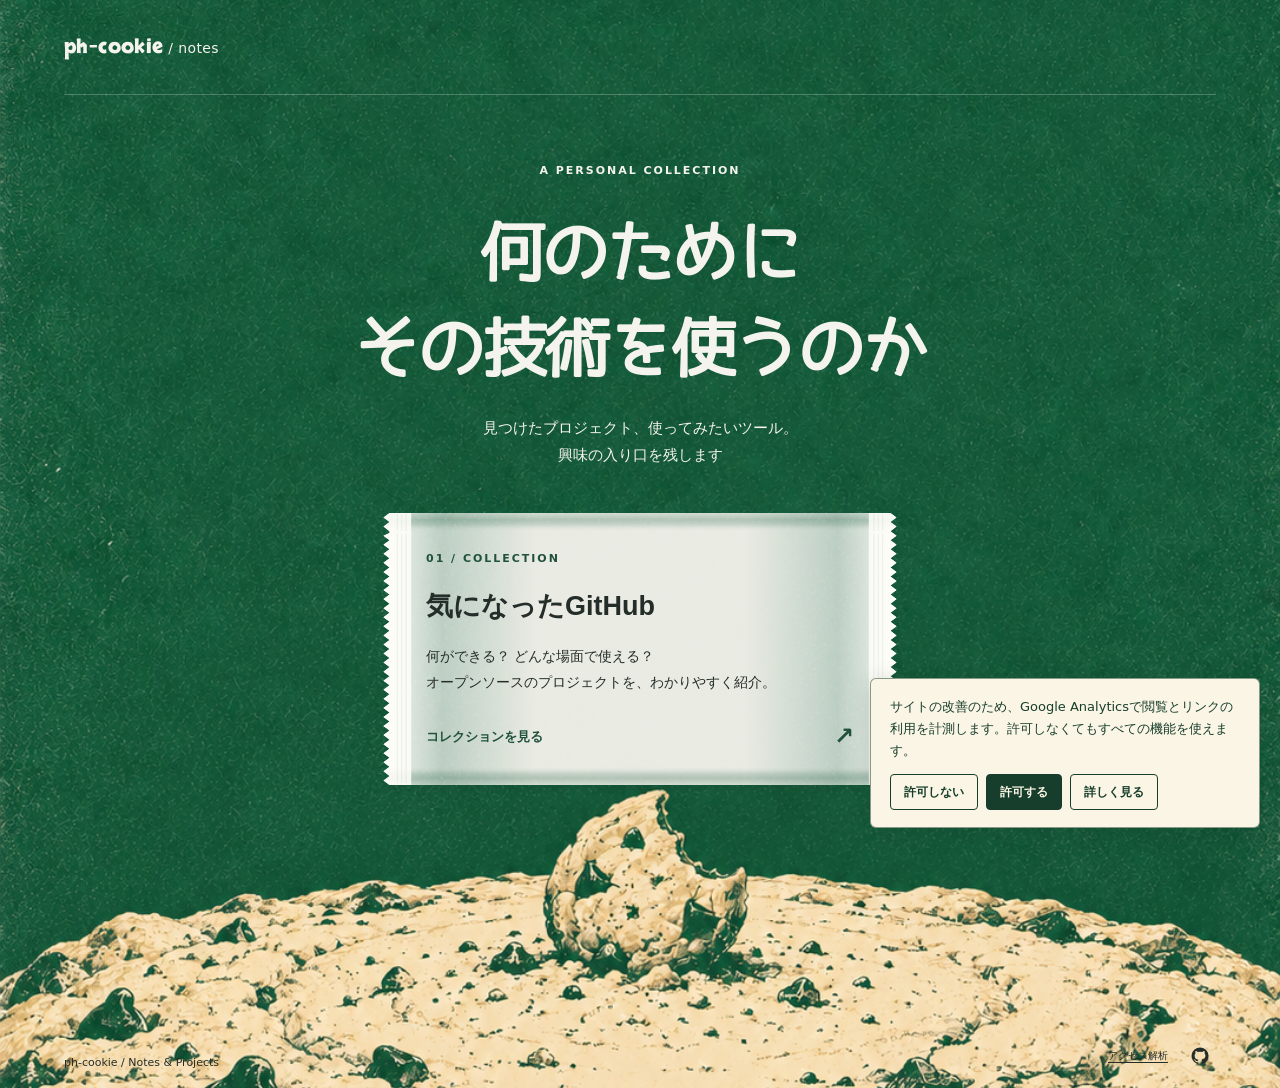
<file: index.html>
<!doctype html>
<html lang="ja"><head><meta charset="utf-8"><meta name="viewport" content="width=device-width,initial-scale=1"><meta name="description" content="気になったオープンソースのプロジェクトを、わかりやすい日本語で紹介する個人ノート。"><title>ph-cookie — Notes & Projects</title><link rel="preload" as="image" href="assets/cookie-home.webp" type="image/webp" fetchpriority="high"><link rel="stylesheet" href="assets/style.css?v=25dd44c1edad"><link rel="stylesheet" href="assets/home.css?v=9253606b0da9"><link rel="stylesheet" href="assets/wrapper.css?v=d10ae5f0c352"><script defer src="assets/wrapper.js?v=6ea86520a24b"></script><link rel="stylesheet" href="assets/site-settings.css?v=dbaac64d1aff"><script defer src="assets/site-settings.js?v=22b683aef506"></script></head>
<body class="cookie-home" style="background-color:#1A5A3A"><header class="header"><a class="brand" href="./">ph-cookie<span> / notes</span></a></header><main class="home"><p class="eyebrow">A PERSONAL COLLECTION</p><h1>何のために<br>その技術を使うのか</h1><p class="lead">見つけたプロジェクト、使ってみたいツール。<br>興味の入り口を残します</p><a class="collection collection-package" href="projects/"><span class="wrapper-art" aria-hidden="true"><svg class="wrapper-film" viewBox="0 0 600 300" preserveAspectRatio="none"><defs><linearGradient id="milk" gradientUnits="userSpaceOnUse" x1="0" x2="600"><stop stop-color="#fffefa" stop-opacity=".98"/><stop offset=".12" stop-color="#fffefa" stop-opacity=".72"/><stop offset=".3" stop-color="#f5f3ed" stop-opacity=".95"/><stop offset=".7" stop-color="#f5f3ed" stop-opacity=".95"/><stop offset=".88" stop-color="#fffefa" stop-opacity=".72"/><stop offset="1" stop-color="#fffefa" stop-opacity=".98"/></linearGradient><linearGradient id="seam"><stop stop-color="#fff" stop-opacity=".3"/><stop offset=".5" stop-color="#fff" stop-opacity=".95"/><stop offset="1" stop-color="#fff" stop-opacity=".4"/></linearGradient><clipPath id="bag-ends"><rect x="0" y="-100" width="36" height="500"/><rect x="564" y="-100" width="36" height="500"/></clipPath><clipPath id="torn-span"><rect class="torn-span-rect" x="0" y="-100" width="0" height="500"/></clipPath><clipPath id="remaining-film"><path class="remaining-path" d="M0 0H600V300H0Z"/></clipPath><clipPath id="lifted-end"><rect x="0" y="-60" width="36" height="140"/><rect x="564" y="-60" width="36" height="140"/></clipPath><linearGradient id="bag-height-opacity" gradientUnits="userSpaceOnUse" x1="0" y1="0" x2="0" y2="300"><stop offset="0" stop-color="white" stop-opacity=".9"/><stop offset=".012" stop-color="white" stop-opacity=".82"/><stop offset=".025" stop-color="white" stop-opacity=".74"/><stop offset=".04" stop-color="white" stop-opacity=".82"/><stop offset=".055" stop-color="white" stop-opacity=".96"/><stop offset=".065" stop-color="white"/><stop offset=".935" stop-color="white"/><stop offset=".945" stop-color="white" stop-opacity=".96"/><stop offset=".96" stop-color="white" stop-opacity=".82"/><stop offset=".975" stop-color="white" stop-opacity=".74"/><stop offset=".988" stop-color="white" stop-opacity=".82"/><stop offset="1" stop-color="white" stop-opacity=".9"/></linearGradient><mask id="bag-height-mask" maskUnits="userSpaceOnUse" x="0" y="-100" width="600" height="500" style="mask-type:alpha"><rect x="0" y="-100" width="600" height="500" fill="url(#bag-height-opacity)"/></mask></defs><g class="wrapper-body"><path class="bag-surface" fill="url(#milk)" mask="url(#bag-height-mask)"/><path class="bag-white-ends" fill="#fffefa" fill-opacity=".87" clip-path="url(#bag-ends)"/><path class="bag-ribs" fill="none" stroke="#c3c8ba" stroke-opacity=".4" stroke-width=".8"/></g></svg><svg class="wrapper-opening" viewBox="0 0 600 300" preserveAspectRatio="none"><g class="wrapper-curled-top" clip-path="url(#torn-span)"><path class="curled-film" fill="url(#milk)"/><path class="curled-white-end" fill="#fffefa" fill-opacity=".87" clip-path="url(#lifted-end)"/><path class="curled-ribs" fill="none" stroke="#b9c0b3" stroke-opacity=".5" stroke-width=".8"/><path class="curled-edge" fill="none" stroke="#fffefa" stroke-opacity=".9" stroke-width="1.1"/></g><path class="body-torn-edge" fill="none" stroke="#264b39" stroke-opacity=".5" stroke-width=".9"/></svg></span><span class="wrapper-copy"><span class="eyebrow">01 / COLLECTION</span><h2>気になったGitHub</h2><p>何ができる？ どんな場面で使える？<br>オープンソースのプロジェクトを、わかりやすく紹介。</p><span class="go">コレクションを見る <b>↗</b></span></span></a></main><footer><span>ph-cookie / Notes & Projects</span><button type="button" class="metrics-open" data-metrics-open>アクセス解析</button><a class="profile-link" href="https://github.com/ph-cookie" target="_blank" rel="noopener noreferrer" aria-label="ph-cookieのGitHubアカウント" title="GitHub"><svg viewBox="0 0 24 24" width="18" height="18" aria-hidden="true" focusable="false"><path fill="currentColor" d="M12 .75a11.25 11.25 0 0 0-3.558 21.923c.563.104.768-.244.768-.543 0-.267-.01-.975-.015-1.913-3.13.68-3.79-1.508-3.79-1.508-.512-1.3-1.25-1.646-1.25-1.646-1.023-.7.078-.686.078-.686 1.13.08 1.725 1.16 1.725 1.16 1.006 1.724 2.64 1.226 3.283.938.102-.73.394-1.226.716-1.508-2.5-.284-5.128-1.25-5.128-5.565 0-1.23.44-2.234 1.16-3.022-.116-.285-.503-1.43.11-2.982 0 0 .945-.302 3.095 1.154a10.8 10.8 0 0 1 5.625 0c2.15-1.456 3.094-1.154 3.094-1.154.614 1.552.227 2.697.111 2.982.721.788 1.159 1.792 1.159 3.022 0 4.326-2.633 5.278-5.14 5.557.405.35.766 1.043.766 2.1 0 1.516-.014 2.74-.014 3.112 0 .3.203.65.773.54A11.25 11.25 0 0 0 12 .75Z"/></svg></a></footer><aside id="metrics-panel" class="metrics-panel" aria-label="アクセス解析の選択" hidden><p>サイトの改善のため、Google Analyticsで閲覧とリンクの利用を計測します。許可しなくてもすべての機能を使えます。</p><div class="metrics-actions"><button type="button" data-metrics-choice="denied">許可しない</button><button type="button" data-metrics-choice="granted">許可する</button><button type="button" data-metrics-open>詳しく見る</button></div></aside>
<dialog id="metrics-dialog" class="metrics-dialog" aria-labelledby="metrics-title"><h2 id="metrics-title">アクセス解析</h2><p>このサイトでは、許可した場合にGoogle Analyticsを読み込み、Cookieを使ってページの閲覧、紹介の詳細表示、GitHubなどへの移動を計測します。Cookie等の識別子や閲覧情報はGoogleに送信されます。広告目的では利用しません。</p><p>検索入力や選択した文章は送信せず、計測に送るページURLから検索条件を取り除きます。端末・ブラウザの情報などはGoogle Analyticsの仕組みで収集されます。許可前の操作を後から送信することはありません。</p><p>選択はこのブラウザに180日間保存します。フッターの「アクセス解析」からいつでも変更できます。許可を取り消すとこのサイトの計測用Cookieを削除し、読み込み済みの場合はページを再読み込みします。すでに送信された情報は取り消されません。</p><p><a href="https://policies.google.com/privacy?hl=ja" target="_blank" rel="noopener noreferrer">Googleのプライバシーポリシー</a> / <a href="https://policies.google.com/technologies/partner-sites?hl=ja" target="_blank" rel="noopener noreferrer">Googleによるデータの利用</a></p><p data-metrics-status></p><label><input type="checkbox" data-metrics-exclude>このブラウザを制作確認用として計測から除外する</label><div class="metrics-actions"><button type="button" data-metrics-choice="denied">許可しないで保存</button><button type="button" data-metrics-choice="granted">許可して保存</button></div><button type="button" class="metrics-close" data-metrics-close>閉じる</button></dialog></body></html>
</file>
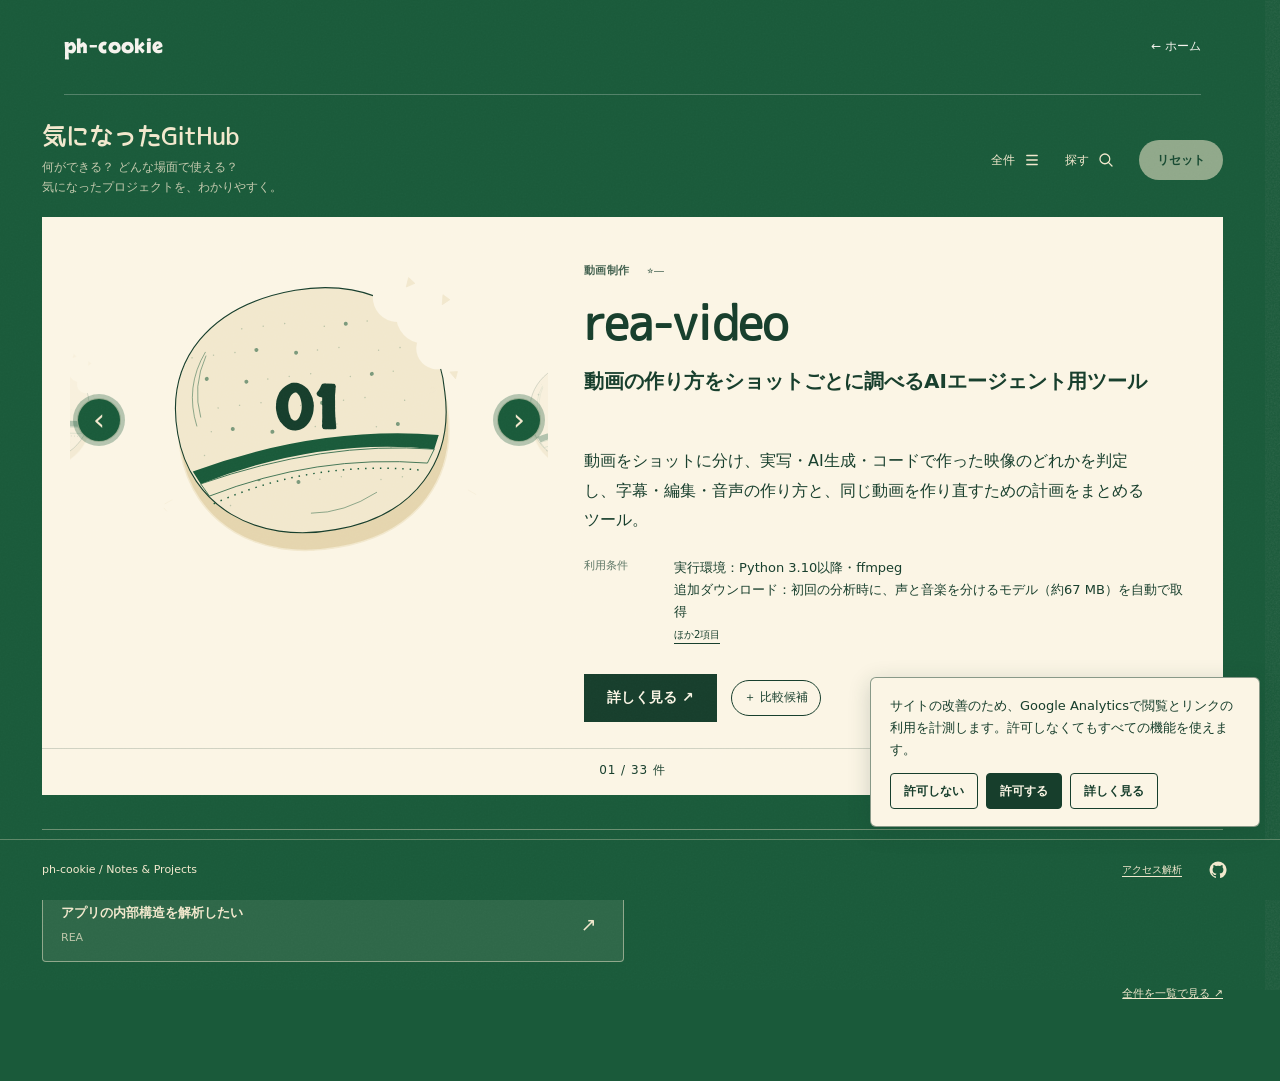
<file: projects/index.html>
<!doctype html>
<html lang="ja">
<head>
  <meta charset="utf-8">
  <meta name="viewport" content="width=device-width,initial-scale=1">
  <meta name="description" content="気になったGitHubプロジェクトを、用途や利用条件とともに紹介。">
  <title>気になったGitHub — ph-cookie</title>
  <link rel="stylesheet" href="../assets/collection.css?v=414d01db8b60">
  <script defer src="data.js?v=d98dee890396"></script>
  <script defer src="../assets/projects.js?v=3e82fefd5011"></script>
<link rel="stylesheet" href="../assets/site-settings.css?v=dbaac64d1aff"><script defer src="../assets/site-settings.js?v=22b683aef506"></script></head>
<body class="cookie-projects" data-concept="section">
  <svg class="filter-defs" aria-hidden="true" focusable="false"><defs><filter id="collection-grain"><feTurbulence type="fractalNoise" baseFrequency=".6" numOctaves="3" stitchTiles="stitch"/><feColorMatrix type="saturate" values="0"/></filter></defs></svg>
  <div class="noise" aria-hidden="true"></div>

  <header class="site-header">
    <a class="site-signature" href="../">ph-cookie</a>
    <nav aria-label="サイト内の移動"><a class="home-back" href="../">← ホーム</a></nav>
  </header>
  <main>
    <div class="collection-masthead">
    <section class="intro" aria-labelledby="page-title">
      <h1 id="page-title">気になったGitHub</h1>
      <p class="lead">何ができる？ どんな場面で使える？<br>気になったプロジェクトを、わかりやすく。</p>
    </section>
      <div class="browse-actions"><button id="overview-toggle" type="button" aria-haspopup="dialog" disabled>全件 <svg class="browse-icon" viewBox="0 0 24 24" aria-hidden="true" focusable="false"><path d="M5 6h14M5 12h14M5 18h14"/></svg></button><button id="search-toggle" type="button" aria-expanded="false" aria-controls="search-panel" disabled>探す <svg class="browse-icon" viewBox="0 0 24 24" aria-hidden="true" focusable="false"><circle cx="10.5" cy="10.5" r="6.5"/><path d="m15.2 15.2 4.8 4.8"/></svg></button><button id="clear-filters" class="reset-button" type="button" disabled>リセット</button></div>
    </div>
    <div class="browse-toolbar">
      <div class="filter-state"><p id="count" role="status" hidden></p><span id="filter-summary"></span></div>

    </div>
    <section id="search-panel" class="tools" aria-label="プロジェクトを探す" hidden>
      <label for="search">キーワード<input id="search" type="search" placeholder="名前・用途から探す" autocomplete="off"></label>
      <label for="category">分類<select id="category"><option value="">すべて</option></select></label>
      <label for="sort">並び順<select id="sort"><option value="new">追加順（新しい順）</option><option value="name">名前順</option><option value="stars">スターが多い順</option></select></label>
    </section>
    <p id="boot-message" role="status">紹介を読み込み中…</p>
    <section id="content" aria-label="プロジェクト紹介"></section>
    <p id="empty" hidden>該当する項目がありません。条件を変えて探してください。</p>
    <p class="catalog-link"><a href="catalog.html">全件を一覧で見る ↗</a></p>
    <noscript><p>この表示にはJavaScriptが必要です。上の一覧から全紹介を読めます。</p></noscript>

  </main>
    <footer><span>ph-cookie / Notes & Projects</span><button type="button" class="metrics-open" data-metrics-open>アクセス解析</button><a class="profile-link" href="https://github.com/ph-cookie" target="_blank" rel="noopener noreferrer" aria-label="ph-cookieのGitHubアカウント" title="GitHub"><svg viewBox="0 0 24 24" width="18" height="18" aria-hidden="true" focusable="false"><path fill="currentColor" d="M12 .75a11.25 11.25 0 0 0-3.558 21.923c.563.104.768-.244.768-.543 0-.267-.01-.975-.015-1.913-3.13.68-3.79-1.508-3.79-1.508-.512-1.3-1.25-1.646-1.25-1.646-1.023-.7.078-.686.078-.686 1.13.08 1.725 1.16 1.725 1.16 1.006 1.724 2.64 1.226 3.283.938.102-.73.394-1.226.716-1.508-2.5-.284-5.128-1.25-5.128-5.565 0-1.23.44-2.234 1.16-3.022-.116-.285-.503-1.43.11-2.982 0 0 .945-.302 3.095 1.154a10.8 10.8 0 0 1 5.625 0c2.15-1.456 3.094-1.154 3.094-1.154.614 1.552.227 2.697.111 2.982.721.788 1.159 1.792 1.159 3.022 0 4.326-2.633 5.278-5.14 5.557.405.35.766 1.043.766 2.1 0 1.516-.014 2.74-.014 3.112 0 .3.203.65.773.54A11.25 11.25 0 0 0 12 .75Z"/></svg></a></footer>
  <aside class="candidate-dock" aria-label="比較候補" hidden>
    <div class="dock-label">比較候補 <b id="selected-count">0</b><span>最大3件</span></div>
    <div id="selected"></div><button id="compare" type="button" disabled>並べて確認 ↗</button>
  </aside>
  <div id="toast" class="toast" role="status"></div>
  <dialog id="overview" aria-labelledby="overview-title">
    <div class="dialog-head"><h2 id="overview-title">全件 <span id="overview-total"></span></h2><button class="close" type="button" aria-label="一覧を閉じる">×</button></div>
    <div class="overview-body">
      <div class="overview-tools">
        <label>キーワード<input id="overview-search" type="search" placeholder="名前・用途から探す" autocomplete="off"></label>
        <label>分類<select id="overview-category"><option value="">すべて</option></select></label>
        <label>並び順<select id="overview-sort"><option value="new">追加順</option><option value="name">名前順</option><option value="stars">スター順</option></select></label>
      </div>
      <div class="overview-status"><span id="overview-count" role="status"></span><button id="overview-reset" class="reset-button" type="button" disabled>リセット</button></div>
      <div class="overview-columns" aria-hidden="true"><span>名称 / 用途</span><span>分類</span><span>比較</span></div>
      <ol id="overview-list" aria-label="プロジェクト一覧"></ol>
      <p id="overview-empty" hidden>該当する項目がありません。</p>
    </div>
    <div class="overview-bottom"><span id="overview-selection" role="status"></span><button id="overview-compare" type="button" disabled>並べて確認 ↗</button></div>
  </dialog>
  <dialog id="detail" aria-labelledby="detail-title">
    <div class="dialog-head"><span class="dialog-eyebrow"></span><button class="close" type="button" aria-label="詳細を閉じる">×</button></div>
    <h2 id="detail-title" class="detail-title"></h2><div class="dialog-body"></div>
  </dialog>
  <dialog id="comparison" aria-labelledby="comparison-title">
    <div class="dialog-head"><h2 id="comparison-title">比較候補</h2><button class="close" type="button" aria-label="比較を閉じる">×</button></div>
    <div class="comparison-body"></div>
  </dialog>
<aside id="metrics-panel" class="metrics-panel" aria-label="アクセス解析の選択" hidden><p>サイトの改善のため、Google Analyticsで閲覧とリンクの利用を計測します。許可しなくてもすべての機能を使えます。</p><div class="metrics-actions"><button type="button" data-metrics-choice="denied">許可しない</button><button type="button" data-metrics-choice="granted">許可する</button><button type="button" data-metrics-open>詳しく見る</button></div></aside>
<dialog id="metrics-dialog" class="metrics-dialog" aria-labelledby="metrics-title"><h2 id="metrics-title">アクセス解析</h2><p>このサイトでは、許可した場合にGoogle Analyticsを読み込み、Cookieを使ってページの閲覧、紹介の詳細表示、GitHubなどへの移動を計測します。Cookie等の識別子や閲覧情報はGoogleに送信されます。広告目的では利用しません。</p><p>検索入力や選択した文章は送信せず、計測に送るページURLから検索条件を取り除きます。端末・ブラウザの情報などはGoogle Analyticsの仕組みで収集されます。許可前の操作を後から送信することはありません。</p><p>選択はこのブラウザに180日間保存します。フッターの「アクセス解析」からいつでも変更できます。許可を取り消すとこのサイトの計測用Cookieを削除し、読み込み済みの場合はページを再読み込みします。すでに送信された情報は取り消されません。</p><p><a href="https://policies.google.com/privacy?hl=ja" target="_blank" rel="noopener noreferrer">Googleのプライバシーポリシー</a> / <a href="https://policies.google.com/technologies/partner-sites?hl=ja" target="_blank" rel="noopener noreferrer">Googleによるデータの利用</a></p><p data-metrics-status></p><label><input type="checkbox" data-metrics-exclude>このブラウザを制作確認用として計測から除外する</label><div class="metrics-actions"><button type="button" data-metrics-choice="denied">許可しないで保存</button><button type="button" data-metrics-choice="granted">許可して保存</button></div><button type="button" class="metrics-close" data-metrics-close>閉じる</button></dialog></body>
</html>
</file>
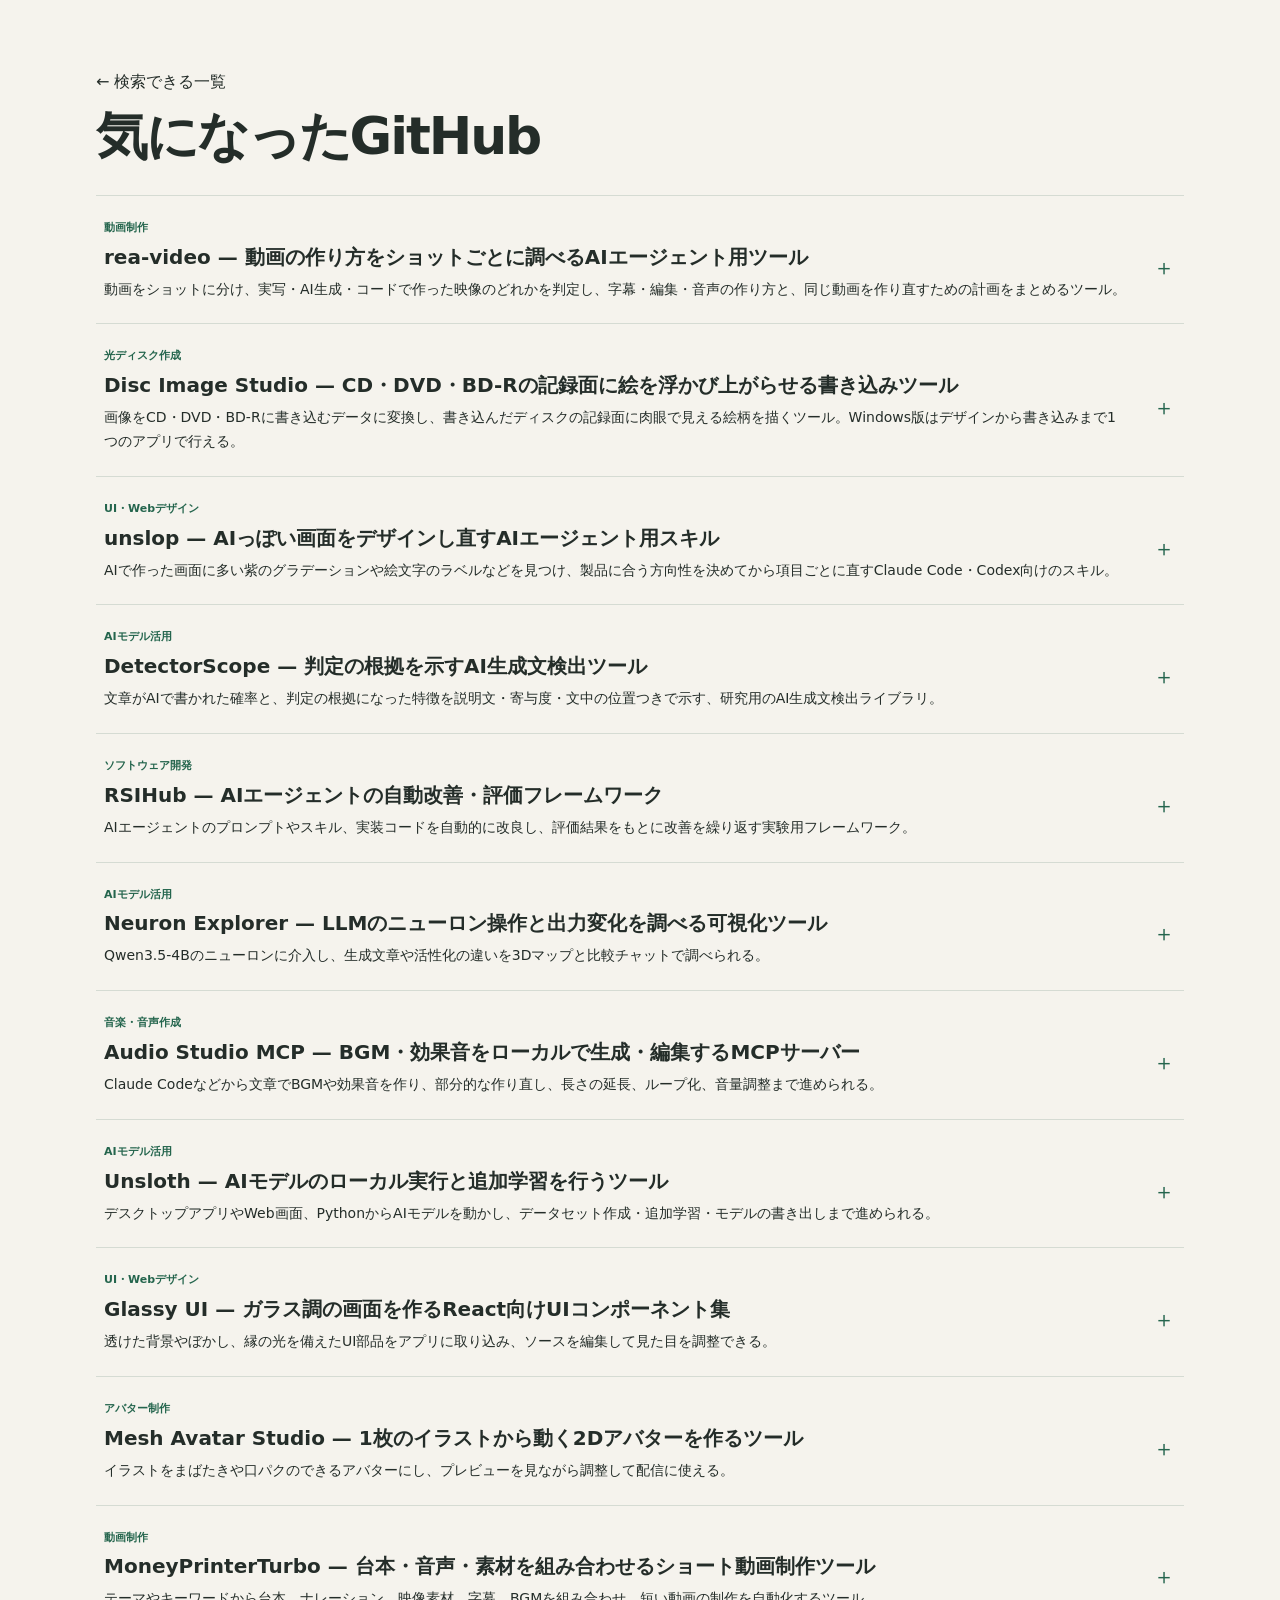
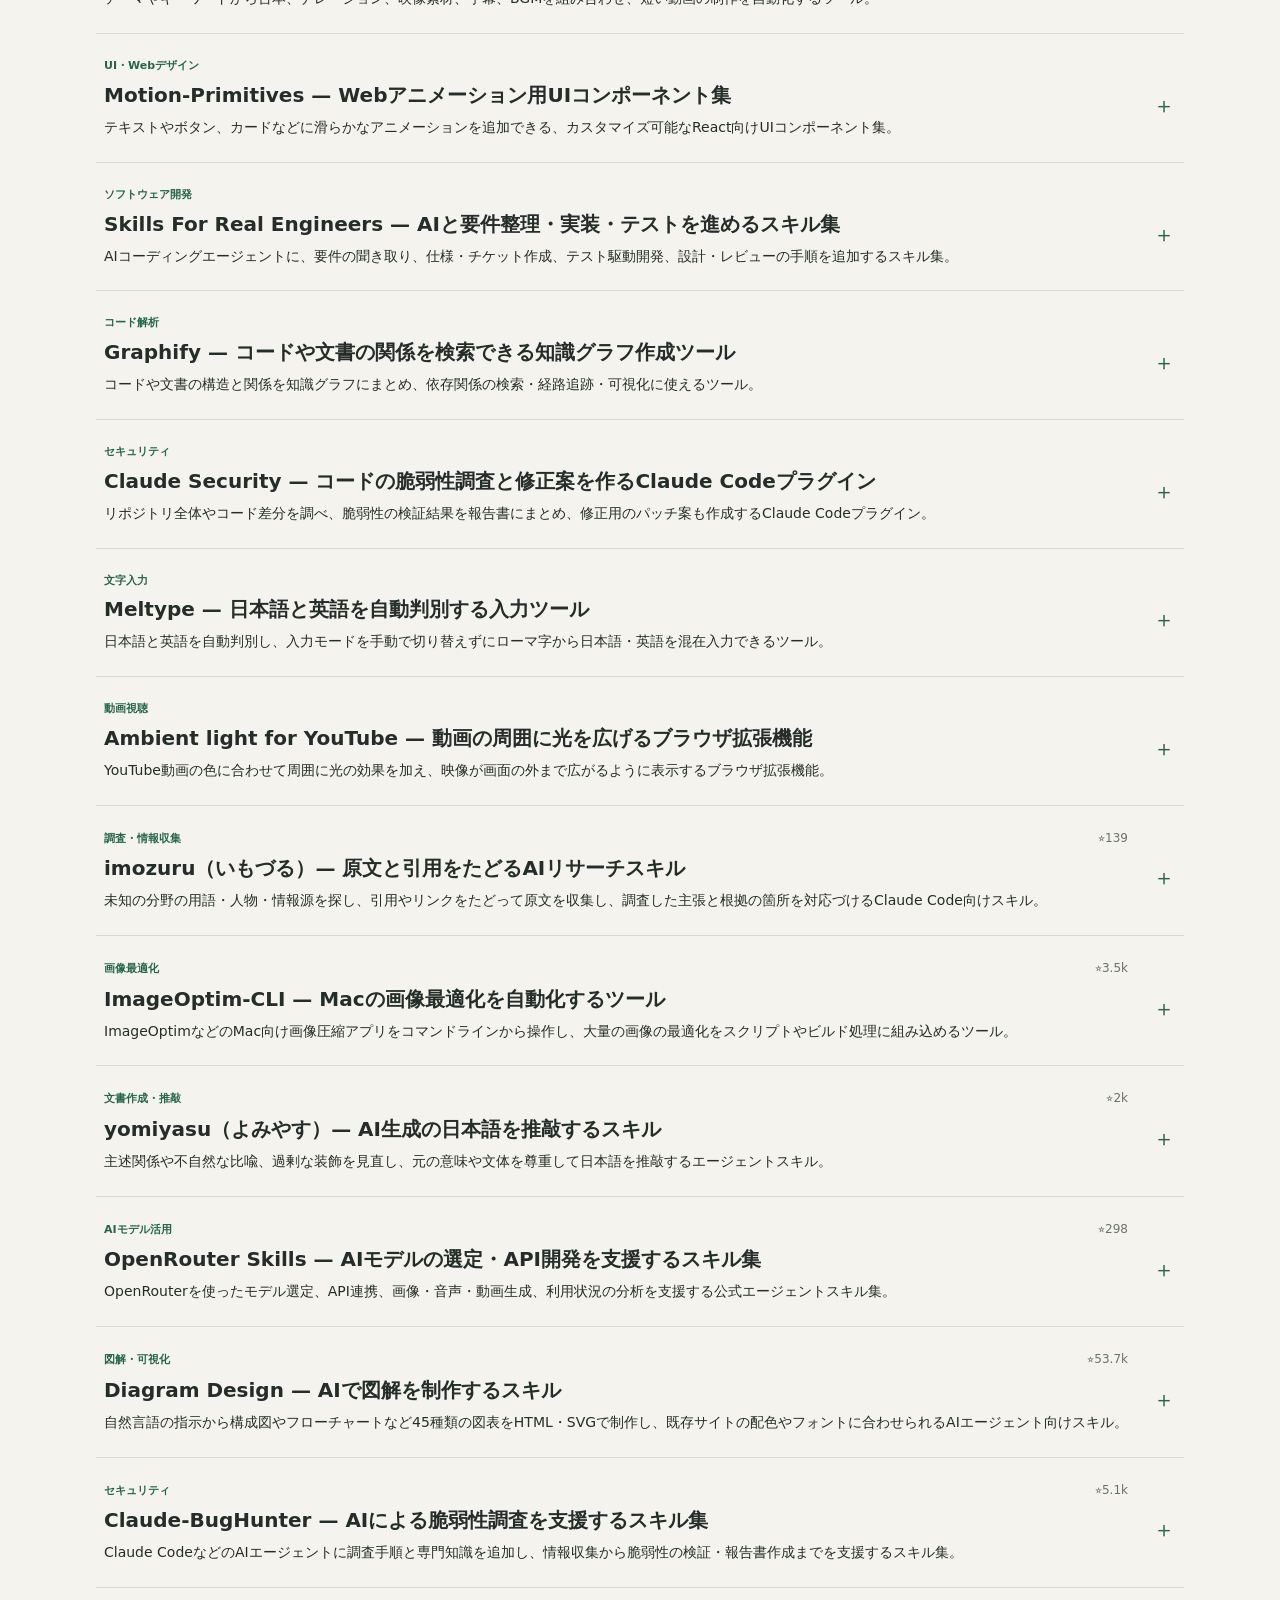
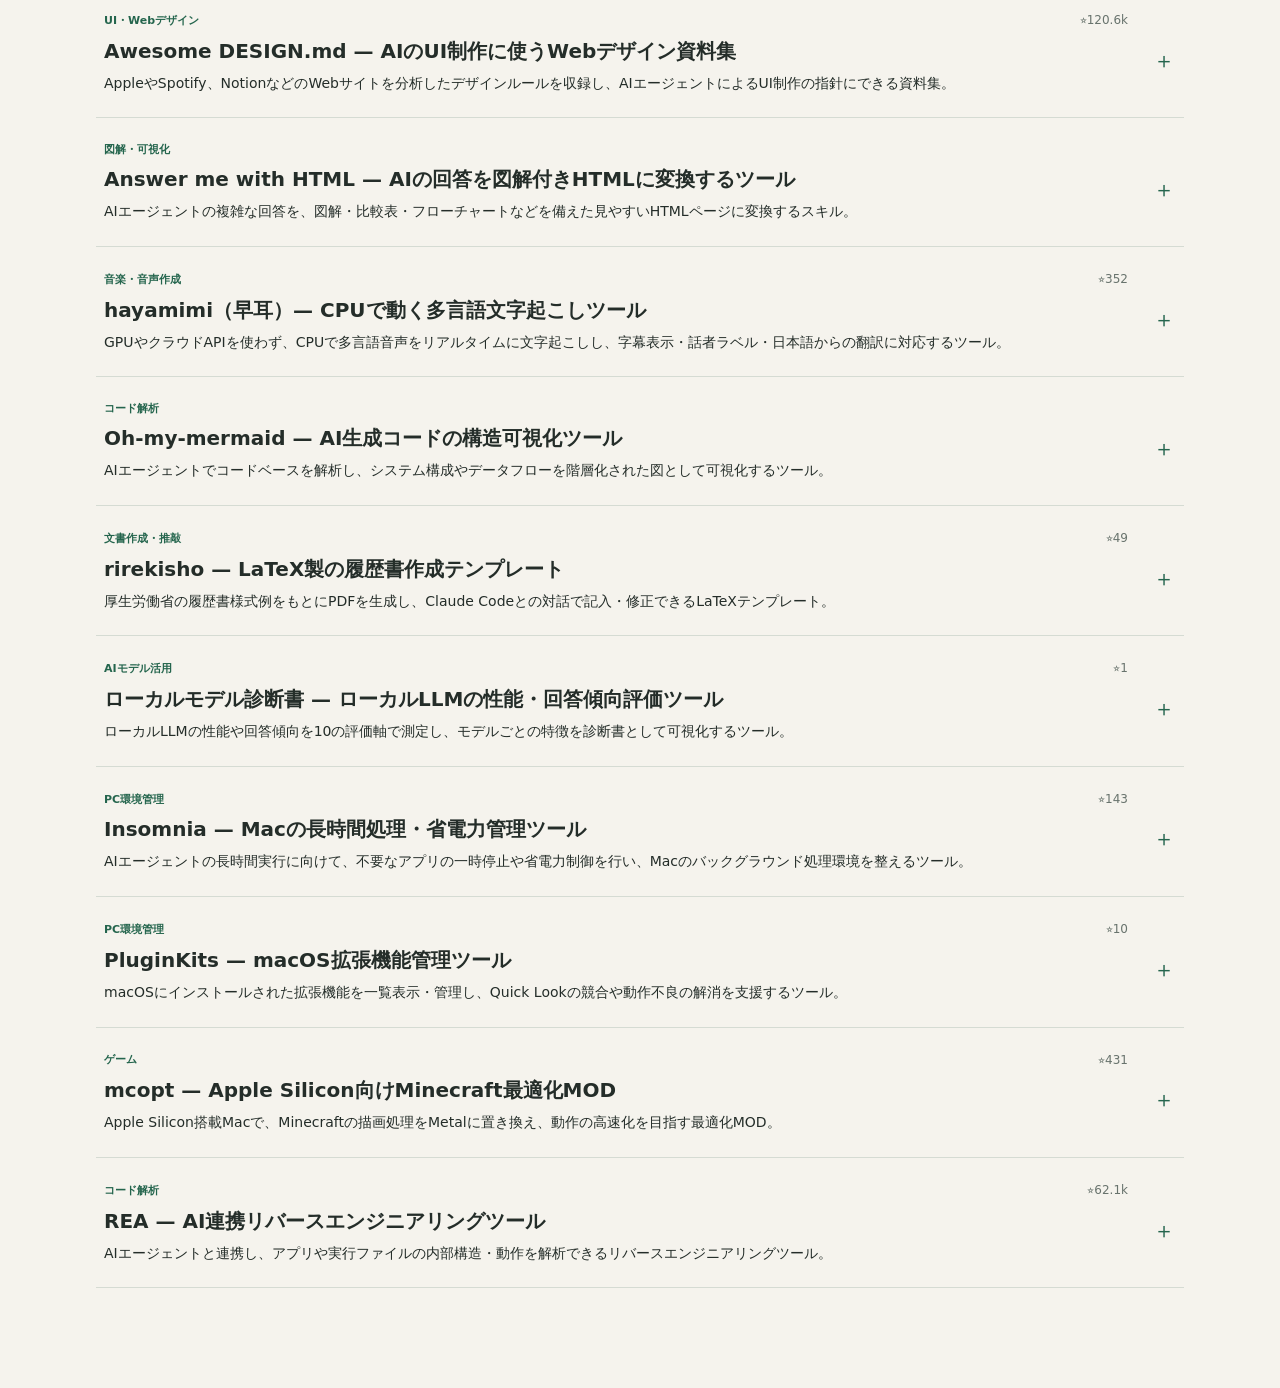
<file: projects/catalog.html>
<!doctype html><html lang="ja"><meta charset="utf-8"><meta name="viewport" content="width=device-width,initial-scale=1"><title>紹介一覧 — ph-cookie</title><link rel="stylesheet" href="../assets/style.css"><main><a href="./">← 検索できる一覧</a><h1>気になったGitHub</h1><div class="project-list"><details class="project-item"><summary class="project-heading"><div class="project-overview"><div class="project-meta"><span class="category">動画制作</span></div><h2>rea-video — 動画の作り方をショットごとに調べるAIエージェント用ツール</h2><p class="summary">動画をショットに分け、実写・AI生成・コードで作った映像のどれかを判定し、字幕・編集・音声の作り方と、同じ動画を作り直すための計画をまとめるツール。</p></div><span class="project-toggle"></span></summary><div class="project-body"><div class="description"><p>rea-videoは、渡した動画がどのように作られたかをショットごとに調べ、同じものを作り直すための計画を示すツール。Claude CodeやCodexなど、コマンドを実行できるAIエージェントから使う。実写のトーク動画や開封動画、AI動画、3D、アニメーション、コードで動かすモーショングラフィックス、画面録画と、それらを組み合わせた動画を扱える。REA（Reverse Engineer Anything）に着想を得て作られた。</p><p>動画をショットに分け、音声を声・音楽・効果音に分けたうえで、フレームの間隔、センサーノイズ、メタデータのAIGCタグ、手や文字の不自然さなどの根拠から、各ショットの作り方を判定する。字幕の表示時間（SRT・ASSに書き出し可）や色、カットの位置とテンポ、声が人かAIか、音楽のBPMなども調べる。結果はショットごとのフレーム・根拠・カメラと照明のメモを含むreport.htmlにまとめ、撮影するもの・AIで生成するもの・コードで作るものに分けた作り直しの計画を示す。AI生成と判定したショットにはプロンプトの案を付け、コードで作るショットはRemotionのプロジェクトとして作り直せる。</p><p>判定はオフラインで無料のツールだけでも行え、開発者の評価（ショットの長さで重み付け）では、元の動画ファイルで98〜99%台の精度だった。動画サイトから取得した再圧縮済みの動画では根拠が失われ、同じ評価で88.6%に下がった。そのため、GeminiやDoubaoなど動画を扱えるモデルか、画像を見られるエージェントによる確認を加えるよう案内している。生成されるレポートと詳しい説明は現在中国語のみだが、エージェントが読んで日本語で答えられる。開発者は他人の映像や音楽をそのまま再利用せず、権利を持つ素材で作り直すよう求めている。Apache License 2.0で公開。</p><div class="environment-block"><p class="environment-label">▼利用条件</p><table class="environment-table" aria-label="利用条件"><tbody><tr><th scope="row">AIツール</th><td>Claude Code・Codexなど、コマンドを実行できるAIエージェント（CLIを直接使うことも可）</td></tr><tr><th scope="row">実行環境</th><td>Python 3.10以降・ffmpeg</td></tr><tr><th scope="row">追加ダウンロード</th><td>初回の分析時に、声と音楽を分けるモデル（約67 MB）を自動で取得</td></tr><tr><th scope="row">接続条件</th><td>判定の精度を上げる場合は、GeminiやDoubaoなど動画を扱えるOpenAI互換モデルのエンドポイントとAPIキーが必要（料金は各サービス次第）</td></tr></tbody></table></div><div class="environment-block"><p class="environment-label">▼利用方法</p><table class="environment-table" aria-label="利用方法"><tbody><tr><th scope="row">参照方法</th><td>エージェントに「Install https://github.com/JuneYaooo/rea-video, then break down this video: 動画のパス」と伝えると、CLIの導入から分析まで進める</td></tr></tbody></table></div></div><div class="card-bottom"><a class="external" href="https://github.com/JuneYaooo/rea-video">GitHubで見る ↗</a><span class="date">確認 2026-11-05</span></div><details><summary>説明の出典</summary><ul><li><a href="https://github.com/JuneYaooo/rea-video/blob/main/README_ja.md">公式README（日本語版）</a></li><li><a href="https://github.com/JuneYaooo/rea-video/blob/main/pyproject.toml">パッケージ設定（pyproject.toml）</a></li><li><a href="https://github.com/JuneYaooo/rea-video/blob/main/docs/cli.md">コマンドラインの説明（docs/cli.md）</a></li><li><a href="https://github.com/JuneYaooo/rea-video/blob/main/LICENSE">Apache-2.0ライセンス</a></li></ul></details></div></details><details class="project-item"><summary class="project-heading"><div class="project-overview"><div class="project-meta"><span class="category">光ディスク作成</span></div><h2>Disc Image Studio — CD・DVD・BD-Rの記録面に絵を浮かび上がらせる書き込みツール</h2><p class="summary">画像をCD・DVD・BD-Rに書き込むデータに変換し、書き込んだディスクの記録面に肉眼で見える絵柄を描くツール。Windows版はデザインから書き込みまで1つのアプリで行える。</p></div><span class="project-toggle"></span></summary><div class="project-body"><div class="description"><p>Disc Image Studioは1枚の画像をCD・DVD・片面一層のBD-R（25 GB）の物理的な制約に合うデータに変換するツール。書き込むと、ディスクの記録面に肉眼で見える模様が現れる。Windows版のデスクトップアプリでは、画像の配置や階調を調整し、記録面に映ったときの見え方を確かめてから書き出せる。Linux・macOS向けには、イメージをオフラインで生成する試験版のコマンドライン版がある。</p><p>CDは音声トラック（WAV+CUE・RAW）、DVDとBD-RはISOイメージとして書き出し、cdrecordやImgBurnなどの書き込みソフトで書き込める。ファイルを一緒に記録するディスクも作れ、ファイルを内周と外周のどちらに置くかを選べる。複数メーカーのディスクの設定値を内蔵し、補正用の図柄を書き込んだディスクを撮影し、その写真から設定値を求め直す補助キャリブレーションも備える。開発者の作例では、補正前に曲がっていた放射方向の線が、補正後は直線に近づいている。</p><p>Windows版には、イメージを保存せずに生成しながら書き込む即時書き込みもある。試験的な機能で、開発者は廃棄してよいテスト用メディアだけを使うよう求めている。書き込みの中断や停電、生成速度の不足でディスクが使えなくなることがあり、空でないディスクへの書き込みは拒否する。見え方はディスク・ドライブ・ファームウェア・書き込み方式によって変わる。アプリはネットワークに接続せず、ファイルのアップロードや利用状況の送信もしない。GPL-3.0-or-laterで公開。</p><div class="environment-block"><p class="environment-label">▼利用条件</p><table class="environment-table" aria-label="利用条件"><tbody><tr><th scope="row">OS</th><td>デスクトップ版はWindows 10 2004以降またはWindows 11。Linux（glibc）・macOS向けは試験版のコマンドライン版で、イメージの生成のみ</td></tr><tr><th scope="row">導入条件</th><td>ディスクに書き込む場合は、Windowsが認識できる書き込みドライブと空のディスクが必要。BD-Rにはシーケンシャル書き込みに対応した片面一層の空ディスクが必要</td></tr></tbody></table></div><div class="environment-block"><p class="environment-label">▼利用方法</p><table class="environment-table" aria-label="利用方法"><tbody><tr><th scope="row">参照方法</th><td>GitHub Releasesから、Windowsはwin-x64.exe、Linux・macOSはCPUに合うコマンドライン版のアーカイブを取得して実行する。いずれも.NETランタイムを同梱している</td></tr></tbody></table></div></div><div class="card-bottom"><a class="external" href="https://github.com/JiaFeiMiao-K-Cat/DiscImageStudio">GitHubで見る ↗</a><span class="date">確認 2026-11-03</span></div><details><summary>説明の出典</summary><ul><li><a href="https://github.com/JiaFeiMiao-K-Cat/DiscImageStudio/blob/main/README.ja.md">公式README（日本語版）</a></li><li><a href="https://github.com/JiaFeiMiao-K-Cat/DiscImageStudio/blob/main/docs/CALIBRATION.md">補助キャリブレーションの説明</a></li><li><a href="https://github.com/JiaFeiMiao-K-Cat/DiscImageStudio/blob/main/LICENSE">GPL-3.0ライセンス</a></li></ul></details></div></details><details class="project-item"><summary class="project-heading"><div class="project-overview"><div class="project-meta"><span class="category">UI・Webデザイン</span></div><h2>unslop — AIっぽい画面をデザインし直すAIエージェント用スキル</h2><p class="summary">AIで作った画面に多い紫のグラデーションや絵文字のラベルなどを見つけ、製品に合う方向性を決めてから項目ごとに直すClaude Code・Codex向けのスキル。</p></div><span class="project-toggle"></span></summary><div class="project-body"><div class="description"><p>unslopは、AIで手早く作った（バイブコーディングした）画面を、その製品らしいデザインに直すスキル。デザイナーのDamir Sokolovskyが公開した。Claude CodeとCodexで使え、Next.js・React・Vue・Svelte・Tailwind・HTMLとCSSなど、画面を作っている技術のままダッシュボード・アプリ・ランディングページを直す。コードが手元になくても、公開中のサイトのURLや画面のスクリーンショットから始められる。その場合は直した画面をHTMLで作り、サイトの管理者に渡す形になる。</p><p>最初に、紫のグラデーション、光彩、絵文字のラベル、大げさな文言、そろっていない余白など、AIで作った画面に多い特徴を場所とともに一覧にする。次に製品の内容から方向性（性格・世界観・色を集める箇所・その製品だけの細部）を決め、利用者の了承を得てから編集する。修正は余白・色・アイコン・文言・書体・レイアウト・細部・ビジュアル・動きの順で、1項目ずつ画面全体を直していく。特徴が少ない画面は見つかった箇所だけを直し、問題がない画面には小さな改善案を示すだけにとどめる。</p><p>画像生成サービスを接続していれば、ランディングページ上部の画像も作れる。有料の生成の前には毎回プロンプトを示して確認を取る。画面が順に直っていく10秒未満の正方形動画も作れる。CC BY 4.0で公開しており、商用を含めて利用・改変できるが、作者の表記とリポジトリへのリンクが必要。</p><div class="environment-block"><p class="environment-label">▼利用条件</p><table class="environment-table" aria-label="利用条件"><tbody><tr><th scope="row">AIツール</th><td>Claude Code または Codex</td></tr><tr><th scope="row">必要ソフト</th><td>公開中のサイトを取り込む場合と動画を作る場合は、作業するプロジェクトにPlaywrightとChromiumが必要。動画作成にはffmpegも必要</td></tr><tr><th scope="row">外部サービス</th><td>ランディングページ上部の画像を生成する場合は、fal・Replicate・OpenAI images・Higgsfieldなどの画像生成サービスとの接続が必要（有料の場合あり）</td></tr></tbody></table></div><div class="environment-block"><p class="environment-label">▼利用方法</p><table class="environment-table" aria-label="利用方法"><tbody><tr><th scope="row">参照方法</th><td>リポジトリのskills/unslopをスキル用のフォルダへコピーして導入する（Codexは$skill-installerでも導入可）。Claude Codeでは/unslop、Codexでは$unslopに続けて直したい画面を指示する</td></tr></tbody></table></div></div><div class="card-bottom"><a class="external" href="https://github.com/heydamir/unslop">GitHubで見る ↗</a><span class="date">確認 2026-11-03</span></div><details><summary>説明の出典</summary><ul><li><a href="https://github.com/heydamir/unslop/blob/main/README.md">公式README</a></li><li><a href="https://github.com/heydamir/unslop/blob/main/skills/unslop/SKILL.md">スキルの手順書（SKILL.md）</a></li><li><a href="https://github.com/heydamir/unslop/blob/main/LICENSE">CC BY 4.0ライセンス</a></li></ul></details></div></details><details class="project-item"><summary class="project-heading"><div class="project-overview"><div class="project-meta"><span class="category">AIモデル活用</span></div><h2>DetectorScope — 判定の根拠を示すAI生成文検出ツール</h2><p class="summary">文章がAIで書かれた確率と、判定の根拠になった特徴を説明文・寄与度・文中の位置つきで示す、研究用のAI生成文検出ライブラリ。</p></div><span class="project-toggle"></span></summary><div class="project-body"><div class="description"><p>DetectorScopeは判定の根拠を示すAI生成文の検出器と、その作成手順をまとめたPythonライブラリ。Google DeepMindとペンシルベニア大学の研究チームが公開した。文章がAIで書かれた確率に加え、判定に寄与した特徴を「前置詞として使われたabout」「繰り返される語句」などの説明文と寄与度の一覧で返し、文中のどこに現れたかも示せる。EMNLP 2026で発表された論文の実装。</p><p>言語モデル（Gemma-2-2b）の内部表現はスパースオートエンコーダー（SAE）で特徴に分解する。最終的な判断は説明文が実際の反応箇所と一致すると検証された特徴だけを使って、線形の判定器が下す。判定は各特徴の寄与の合計になるため、根拠を一つずつ確認できる。説明の確からしさの基準（tau）を上げると根拠は読みやすくなるが精度は下がり、下げると逆になる。学習済みの検出器はニュース・エッセイなど一般の文章向けと、機械学習の査読文（GPT-4o・Llama）向けをHugging Faceで公開している。手元の検出器を同じ手順で作り替え、根拠を示せる形にすることもできる。</p><p>研究用の成果物で、人が書いた文章を誤判定することがある。学習した分野・生成モデル以外での精度は確認されていない。開発者は学術不正の判断や採用・論文の採否など、個人に関する判断の根拠に使わないよう求めている。コードはApache License 2.0、公開モデルはGemmaのライセンスで提供。Googleの公式製品ではない。</p><div class="environment-block"><p class="environment-label">▼利用条件</p><table class="environment-table" aria-label="利用条件"><tbody><tr><th scope="row">実行環境</th><td>Python 3.10以降（PyTorchなどの依存パッケージはpipで導入）</td></tr><tr><th scope="row">追加ダウンロード</th><td>初回の読み込み時にHugging Faceから検出器モデルを取得（各モデルにGemma-2-2bを同梱）</td></tr><tr><th scope="row">認証</th><td>検出器を自分で作る場合、特徴の説明文の生成と検証にGemini APIキーが必要</td></tr><tr><th scope="row">GPU</th><td>検出器を自分で作る場合（論文の再現を含む）、分類器の追加学習・SAEの学習・特徴の抽出でGPUが必要。以降の工程はCPUで実行可能</td></tr></tbody></table></div><div class="environment-block"><p class="environment-label">▼利用方法</p><table class="environment-table" aria-label="利用方法"><tbody><tr><th scope="row">参照方法</th><td>pip install detectorscope で導入し、AuditableDetector.from_pretrained(&quot;liamdugan/detector-scope&quot;) で読み込んだ検出器に文章を渡す。Hugging Face上のデモでも試せる</td></tr></tbody></table></div></div><div class="card-bottom"><a class="external" href="https://github.com/google-deepmind/detectorscope">GitHubで見る ↗</a><span class="date">確認 2026-10-29</span></div><details><summary>説明の出典</summary><ul><li><a href="https://github.com/google-deepmind/detectorscope">公式README</a></li><li><a href="https://github.com/google-deepmind/detectorscope/blob/main/pyproject.toml">パッケージ設定（pyproject.toml）</a></li><li><a href="https://huggingface.co/liamdugan/detector-scope">検出器モデルの説明（Hugging Face）</a></li><li><a href="https://github.com/google-deepmind/detectorscope/blob/main/LICENSE">Apache-2.0ライセンス</a></li></ul></details></div></details><details class="project-item"><summary class="project-heading"><div class="project-overview"><div class="project-meta"><span class="category">ソフトウェア開発</span></div><h2>RSIHub — AIエージェントの自動改善・評価フレームワーク</h2><p class="summary">AIエージェントのプロンプトやスキル、実装コードを自動的に改良し、評価結果をもとに改善を繰り返す実験用フレームワーク。</p></div><span class="project-toggle"></span></summary><div class="project-body"><div class="description"><p>RSIHubは、AIを使ってAIシステム自体を改善する「AI for AI」の研究・開発を支援するオープンソースフレームワーク。既存のエージェントを評価し、その実行結果をもとにプロンプト、スキル、コードなどを変更する。変更後のエージェントを再評価し、検証された改善を次の世代へ引き継ぐ仕組みを備える。</p><p>改善対象の選択、実行結果の分析、変更案の生成、評価、採用判定を一連の処理として管理する。Hill Climb、A-Evolve、AHE、GEPA、Hyperagentsなど複数の改善手法に対応。Harborを使って実行・検証し、各世代の変更内容、評価スコア、実行ログ、Git履歴を保存できる。実験結果は専用のローカルビューアで確認可能。</p><p>評価基準を改善対象から分離し、変更可能なファイルを制限することで、評価処理そのものの改変を防ぎながら実験できる。AIエージェントの開発、スキルの最適化、改善手法の比較研究などに利用できる。現時点では研究・実験向けのプロトタイプであり、すべての変更が性能向上につながるわけではない。Apache License 2.0で公開。</p><div class="environment-block"><p class="environment-label">▼利用条件</p><table class="environment-table" aria-label="利用条件"><tbody><tr><th scope="row">実行環境</th><td>Python 3.12以降</td></tr><tr><th scope="row">認証</th><td>OpenAI APIキー、または対応構成でCodex認証情報</td></tr><tr><th scope="row">必要ソフト</th><td>Bash、uv、Git 2.25以降。公式ベンチマーク実行例ではDockerも必要。</td></tr></tbody></table></div></div><div class="card-bottom"><a class="external" href="https://github.com/simple-agent-lab/RSIHub">GitHubで見る ↗</a><span class="date">確認 2026-10-28</span></div><details><summary>説明の出典</summary><ul><li><a href="https://github.com/simple-agent-lab/RSIHub">公式README</a></li><li><a href="https://simpleagentlab.com/RSIHub/">公式ドキュメント</a></li><li><a href="https://github.com/simple-agent-lab/RSIHub/blob/main/docs/QUICKSTART.md">クイックスタート</a></li><li><a href="https://github.com/simple-agent-lab/RSIHub/blob/main/recipes/README.md">改善手法一覧</a></li><li><a href="https://github.com/simple-agent-lab/RSIHub/blob/main/docs/concepts/design.md">設計資料</a></li><li><a href="https://arxiv.org/abs/2610.32253">関連論文：RSIHub</a></li><li><a href="https://github.com/simple-agent-lab/RSIHub/blob/main/LICENSE">Apache-2.0ライセンス</a></li></ul></details></div></details><details class="project-item"><summary class="project-heading"><div class="project-overview"><div class="project-meta"><span class="category">AIモデル活用</span></div><h2>Neuron Explorer — LLMのニューロン操作と出力変化を調べる可視化ツール</h2><p class="summary">Qwen3.5-4Bのニューロンに介入し、生成文章や活性化の違いを3Dマップと比較チャットで調べられる。</p></div><span class="project-toggle"></span></summary><div class="project-body"><div class="description"><p>Neuron Explorerは、Qwen3.5-4Bの内部ニューロンを操作し、生成される文章の変化を調べる研究用ツール。モデルの層やニューロンを3Dマップで表示し、選んだニューロンへの介入を強めたり弱めたりした結果を比較できる。</p><p>単語を手掛かりにニューロンを探したり、自分の文章を入力して活性化を確認したりできる。ニューロンの詳細では、介入を負・なし・正に分けた3列の対話、関連するトークン、ほかのニューロンとの接続などを調べられる。実験結果をUMAPで配置した表示や、Claude CLIを使って探索操作を支援するチャットも備える。</p><p>ブラウザで使うExplorerは、ライブ機能のためにモデルをMPS・CUDA・CPUのいずれかでローカルに読み込む。大量の介入実験を行うSweepは別工程で、CUDA 13のGPU環境と専用のvLLM派生版を使う構成。表示用キャッシュは同梱されているが、実験結果のruns/や統計のstats/はSweepで作成する。</p><div class="environment-block"><p class="environment-label">▼利用条件</p><table class="environment-table" aria-label="利用条件"><tbody><tr><th scope="row">実行環境</th><td>【必須】Python 3.11以降とuv</td></tr><tr><th scope="row">必要ソフト</th><td>【必須】PyTorch・Transformersなど。uv syncで依存パッケージを導入する。</td></tr><tr><th scope="row">AIツール（Claudeタブ）</th><td>【必須】claude CLIのインストールとログイン</td></tr><tr><th scope="row">GPU（Sweepによる実験データ生成）</th><td>【必須】CUDA 13のGPU環境と、steering対応のRhizoNymph版vLLM</td></tr><tr><th scope="row">実行環境（ライブ推論・対話）</th><td>【必須】MPS／CUDA／CPUのいずれかでQwen3.5-4Bをローカル実行する。</td></tr><tr><th scope="row">追加ダウンロード（ライブ推論・対話）</th><td>【必須】Qwen/Qwen3.5-4Bのモデル・トークナイザーを取得して読み込む。</td></tr></tbody></table></div><div class="environment-block"><p class="environment-label">▼仕様・出力</p><table class="environment-table" aria-label="仕様・出力"><tbody><tr><th scope="row">メモリ使用量（ライブ推論・対話）</th><td>【記載なし】ライブ実行に必要なRAM・VRAMの最低容量は記載なし。</td></tr><tr><th scope="row">形式・出力（実験結果）</th><td>Sweepの生成結果はJSONL、統計・キャッシュはNPZ、UMAP埋め込みはJSONなどで保存する。</td></tr></tbody></table></div><div class="environment-block"><p class="environment-label">▼利用方法</p><table class="environment-table" aria-label="利用方法"><tbody><tr><th scope="row">参照方法</th><td>ブラウザでlocalhost:8791を開く。runs/とstats/はSweepで作成し、explorer/cache/のキャッシュは同梱される。</td></tr><tr><th scope="row">参照方法（Claudeタブ）</th><td>探索用MCPツールに加え、ホームフォルダーのファイル操作・シェル実行ツールも備える。</td></tr></tbody></table></div><div class="environment-block"><p class="environment-label">▼ライセンス</p><table class="environment-table" aria-label="ライセンス"><tbody><tr><th scope="row">ライセンス（本リポジトリ）</th><td>【記載なし】README・pyproject.tomlにライセンスの記載なし。リポジトリにもLICENSEファイルが見当たらない。</td></tr></tbody></table></div></div><div class="card-bottom"><a class="external" href="https://github.com/lyramakesmusic/neuron-explorer">GitHubで見る ↗</a><span class="date">確認 2026-10-26</span></div><details><summary>説明の出典</summary><ul><li><a href="https://github.com/lyramakesmusic/neuron-explorer/blob/main/README.md">公式README・ExplorerとSweepの使い方</a></li><li><a href="https://github.com/lyramakesmusic/neuron-explorer/blob/main/pyproject.toml">Python要件・依存パッケージ</a></li><li><a href="https://github.com/lyramakesmusic/neuron-explorer/blob/main/explorer/runtime.py">ライブ推論の実装</a></li><li><a href="https://github.com/lyramakesmusic/neuron-explorer/blob/main/sweep/setup_pod.sh">Sweep環境のセットアップ</a></li></ul></details></div></details><details class="project-item"><summary class="project-heading"><div class="project-overview"><div class="project-meta"><span class="category">音楽・音声作成</span></div><h2>Audio Studio MCP — BGM・効果音をローカルで生成・編集するMCPサーバー</h2><p class="summary">Claude Codeなどから文章でBGMや効果音を作り、部分的な作り直し、長さの延長、ループ化、音量調整まで進められる。</p></div><span class="project-toggle"></span></summary><div class="project-body"><div class="description"><p>Audio Studio MCPは、Stable Audio 3を使い、BGM・楽器のループ・効果音をローカルで生成するMCPサーバー。Claude Code、Claude Desktop、Cursorなどから依頼でき、1回の呼び出しで1〜4件の候補を作れる。インストゥルメンタル音楽と効果音が対象で、歌詞を伴う明瞭な歌声の生成には対応しない。</p><p>音源全体の作り直し、指定した時間範囲の再生成、楽曲の延長に対応する。後処理ではトリミング、無音除去、ループ化、フェード、LUFSに基づく音量調整、WAV・OGG・FLACへの書き出しを行える。生成ファイルにはプロンプトやseed、設定を記録したJSONが付き、ゲームや動画に使う音素材を準備できる。</p><p>Apple Silicon MacではMLX、NVIDIA GPU搭載のWindowsではPyTorchを使用する。音声の生成・処理はローカルで行うが、導入時にはランタイムやモデルの取得が必要で、Windows版のモデル取得にはHugging Faceでのライセンス同意とログインが必要。コードはMITライセンスで、モデルと生成音声の利用条件は別途Stability AI Community Licenseを確認する。</p><div class="environment-block"><p class="environment-label">▼利用条件</p><table class="environment-table" aria-label="利用条件"><tbody><tr><th scope="row">AIツール</th><td>【必須】Claude Code・Claude Desktop・Cursorなど、MCP対応クライアント</td></tr><tr><th scope="row">OS別の利用条件</th><td>【必須】macOS：Apple Silicon（M1以降）／Windows：64bit Windows 10・11、NVIDIA GPU・VRAM 8GB以上</td></tr><tr><th scope="row">追加ダウンロード（Windows版）</th><td>【必須】モデルとPyTorch用に約14GBのディスク領域</td></tr><tr><th scope="row">認証（Windows版のモデル取得）</th><td>【必須】Hugging Faceアカウント、対象モデルのライセンスへの同意、読み取り権限でのログイン</td></tr><tr><th scope="row">実行環境（macOS版）</th><td>【推奨】メモリ16GBを推奨。8GBモデルは未テスト。</td></tr><tr><th scope="row">追加ダウンロード（macOS版）</th><td>【必須】mediumモデル用に約6GBのディスク領域</td></tr><tr><th scope="row">OS・CPU（その他の環境）</th><td>Linux＋NVIDIA GPUは動作想定だが未検証・インストーラーなし。Intel MacとAMD GPUは非対応。</td></tr><tr><th scope="row">実行環境（サーバー導入）</th><td>【必須】Python 3.10以降とuv。インストーラーは必要に応じてuvを導入する。</td></tr><tr><th scope="row">必要ソフト（サーバー導入）</th><td>【必須】Gitとffmpeg</td></tr></tbody></table></div><div class="environment-block"><p class="environment-label">▼仕様・出力</p><table class="environment-table" aria-label="仕様・出力"><tbody><tr><th scope="row">形式・出力</th><td>生成時は44.1kHz・24bit・ステレオWAV。後処理で48kHzへの変換やWAV／OGG／FLACの書き出しに対応する。</td></tr><tr><th scope="row">保存・共有</th><td>標準ではoutputs/へ保存し、プロンプト・seed・設定を記録したJSONを添える。</td></tr></tbody></table></div><div class="environment-block"><p class="environment-label">▼ライセンス</p><table class="environment-table" aria-label="ライセンス"><tbody><tr><th scope="row">ライセンス（モデル・生成音声）</th><td>READMEではモデル重みと生成音声にStability AI Community Licenseの条件が適用されると案内している。商用利用前にモデル規約を確認する。</td></tr><tr><th scope="row">ライセンス（本体コード・ブランド素材）</th><td>コードはMIT。KanaWorks_AIの名称・ロゴ・キャラクターKanaはMITの対象外。</td></tr></tbody></table></div></div><div class="card-bottom"><a class="external" href="https://github.com/kanaworksai-hue/audio-studio-mcp">GitHubで見る ↗</a><span class="date">確認 2026-10-24</span></div><details><summary>説明の出典</summary><ul><li><a href="https://github.com/kanaworksai-hue/audio-studio-mcp/blob/main/README.md">公式README・機能とOS別要件</a></li><li><a href="https://github.com/kanaworksai-hue/audio-studio-mcp/blob/main/pyproject.toml">Python要件と依存パッケージ</a></li><li><a href="https://github.com/kanaworksai-hue/audio-studio-mcp/blob/main/LICENSE">MITライセンス</a></li><li><a href="https://github.com/kanaworksai-hue/audio-studio-mcp/blob/main/docs/brand/README.md">ブランド素材の利用条件</a></li></ul></details></div></details><details class="project-item"><summary class="project-heading"><div class="project-overview"><div class="project-meta"><span class="category">AIモデル活用</span></div><h2>Unsloth — AIモデルのローカル実行と追加学習を行うツール</h2><p class="summary">デスクトップアプリやWeb画面、PythonからAIモデルを動かし、データセット作成・追加学習・モデルの書き出しまで進められる。</p></div><span class="project-toggle"></span></summary><div class="project-body"><div class="description"><p>Unslothは、AIモデルをローカルで実行し、手元のデータで追加学習するためのツール。Desktopアプリ、ブラウザで操作するStudio、コードで扱うCoreの3つの利用方法がある。言語モデルに加え、画像・音声・埋め込みなどのモデルも扱える。</p><p>LoRA・QLoRAによる追加学習や強化学習に対応し、PDF・CSV・DOCXなどから学習用データセットを作成できる。モデルをGGUFなどの形式へ書き出したり、OpenAI互換APIで提供したりする機能も備える。ローカルモデルをClaude CodeやCodexなどのエージェントから使うための起動コマンドも用意されている。</p><p>Windows・macOS・Linux・WSLに対応するが、使えるモデルや機能、必要なメモリはハードウェアと実行方式によって異なる。CPUで動く推論経路の条件を、学習の条件と混同しないことが必要。CoreはApache-2.0、StudioやCLIはAGPL-3.0と、構成部分によってライセンスが分かれている。</p><div class="environment-block"><p class="environment-label">▼利用条件</p><table class="environment-table" aria-label="利用条件"><tbody><tr><th scope="row">OS</th><td>【必須】Windows／macOS／Linux／WSL</td></tr><tr><th scope="row">導入条件</th><td>【推奨】公式はDesktopアプリを推奨。ブラウザで使うStudio、コードで使うCoreも選べる。</td></tr><tr><th scope="row">実行環境（CoreのPython環境）</th><td>【必須】Python 3.9以上・3.15未満。READMEのCore導入例ではPython 3.13を使用する。</td></tr><tr><th scope="row">GPU（Docker版のCPUのみの推論）</th><td>【不要】GPUなしでStudioのGGUFチャットを利用できる。このCPUのみの構成では学習できない。</td></tr><tr><th scope="row">GPU（公式CUDA DockerイメージのGPU利用）</th><td>【必須】NVIDIA GPUとドライバー570.26以上。一部GPUやARM64版のGGUF処理では580以上が必要。</td></tr></tbody></table></div><div class="environment-block"><p class="environment-label">▼仕様・出力</p><table class="environment-table" aria-label="仕様・出力"><tbody><tr><th scope="row">形式・出力（モデルの保存・提供）</th><td>GGUFなどへのモデル書き出しと、OpenAI互換APIによるモデルの提供に対応する。</td></tr><tr><th scope="row">メモリ使用量（モデル学習）</th><td>学習時のVRAM使用量は、モデル重み、量子化、LoRA設定、バッチサイズ、系列長などで変わる。</td></tr></tbody></table></div><div class="environment-block"><p class="environment-label">▼ライセンス</p><table class="environment-table" aria-label="ライセンス"><tbody><tr><th scope="row">ライセンス（Core（unsloth/*など））</th><td>Apache-2.0</td></tr><tr><th scope="row">ライセンス（Studio・CLI（studio/*・unsloth_cli/*））</th><td>AGPL-3.0</td></tr></tbody></table></div></div><div class="card-bottom"><a class="external" href="https://github.com/unslothai/unsloth">GitHubで見る ↗</a><span class="date">確認 2026-10-22</span></div><details><summary>説明の出典</summary><ul><li><a href="https://github.com/unslothai/unsloth/blob/main/README.md">公式README・機能と導入方法</a></li><li><a href="https://github.com/unslothai/unsloth/blob/main/pyproject.toml">CoreのPython要件</a></li><li><a href="https://github.com/unslothai/unsloth/blob/main/docker/DOCKERHUB.md">Docker版のCPU・GPU条件</a></li><li><a href="https://github.com/unslothai/unsloth/blob/main/studio/backend/utils/hardware/VRAM_ESTIMATION.md">学習時のVRAM見積もり</a></li><li><a href="https://github.com/unslothai/unsloth/blob/main/LICENSE">Apacheライセンスと適用範囲</a></li><li><a href="https://github.com/unslothai/unsloth/blob/main/studio/LICENSE.AGPL-3.0">StudioのAGPLライセンス</a></li></ul></details></div></details><details class="project-item"><summary class="project-heading"><div class="project-overview"><div class="project-meta"><span class="category">UI・Webデザイン</span></div><h2>Glassy UI — ガラス調の画面を作るReact向けUIコンポーネント集</h2><p class="summary">透けた背景やぼかし、縁の光を備えたUI部品をアプリに取り込み、ソースを編集して見た目を調整できる。</p></div><span class="project-toggle"></span></summary><div class="project-body"><div class="description"><p>Glassy UIは、ReactとReact Native向けのガラス調UIコンポーネント集。ボタン、入力欄、パネル、ダイアログ、ナビゲーションなどを収録する。shadcn CLIで必要な部品と共有ファイル・依存パッケージをアプリに取り込む方式で、専用の実行時パッケージを追加する形式ではない。取り込んだソースやclassName、CSS変数で見た目を調整できる。</p><p>Web版は背景のぼかし、彩度、縁の光などを組み合わせてガラス表現を描く。ページ背景を屈折させるレンズ効果はChromium向けで、SafariとFirefoxでは曇りガラスの表現になる。GlassSceneは指定した背景画像をWebGL2で屈折させ、非対応時はCSS表示へ切り替わる。透明度やコントラスト、動きを抑える設定にも対応する。</p><p>Web版はReact 19以降とTailwind CSS 4が必要。Expo向けのReact Native版もあり、iOS 26以降ではシステムのガラス表現、それ以前のiOSやAndroidなどではぼかしを使う。一部の部品はWeb専用で、Expo SDKの必要バージョンも部品によって異なる。公開リポジトリのライブラリはMITライセンスで、Proのテンプレートは別の非公開リポジトリで管理されている。</p><div class="environment-block"><p class="environment-label">▼利用条件</p><table class="environment-table" aria-label="利用条件"><tbody><tr><th scope="row">必要ソフト</th><td>【必須】Web版はReact 19以降・Tailwind CSS 4。React Native版はExpo SDK 55以降。</td></tr><tr><th scope="row">導入条件</th><td>【推奨】shadcn CLIで必要な部品を追加する。公式手順はshadcn 4.14.1を使用し、手動コピーにも対応する。</td></tr><tr><th scope="row">必要ソフト（React Native版のPicker・Swipe Row・Card Stack）</th><td>【必須】Expo SDK 57</td></tr><tr><th scope="row">描画API（Web版のGlassScene）</th><td>【必須】背景画像を屈折させる描画にはWebGL2を使用する。非対応時はCSSのガラス表現に切り替わる。</td></tr></tbody></table></div><div class="environment-block"><p class="environment-label">▼利用方法</p><table class="environment-table" aria-label="利用方法"><tbody><tr><th scope="row">参照方法</th><td>部品と必要な共有ファイル・依存パッケージをアプリへ取り込んで編集する。Glassy UI専用の実行時パッケージはない。</td></tr></tbody></table></div><div class="environment-block"><p class="environment-label">▼ライセンス</p><table class="environment-table" aria-label="ライセンス"><tbody><tr><th scope="row">ライセンス</th><td>MIT。コピー元のコードと依存パッケージの著作権表示・ライセンス条件は別途保持する。</td></tr></tbody></table></div></div><div class="card-bottom"><a class="external" href="https://github.com/alexburlis/glassyui">GitHubで見る ↗</a><span class="date">確認 2026-10-21</span></div><details><summary>説明の出典</summary><ul><li><a href="https://github.com/alexburlis/glassyui/blob/main/README.md">公式README</a></li><li><a href="https://github.com/alexburlis/glassyui/blob/main/docs/registry-installation.md">導入方法・レジストリの仕様</a></li><li><a href="https://github.com/alexburlis/glassyui/blob/main/LICENSE">MITライセンス</a></li><li><a href="https://github.com/alexburlis/glassyui/blob/main/THIRD_PARTY_NOTICES.md">第三者コード・依存パッケージの権利表記</a></li></ul></details></div></details><details class="project-item"><summary class="project-heading"><div class="project-overview"><div class="project-meta"><span class="category">アバター制作</span></div><h2>Mesh Avatar Studio — 1枚のイラストから動く2Dアバターを作るツール</h2><p class="summary">イラストをまばたきや口パクのできるアバターにし、プレビューを見ながら調整して配信に使える。</p></div><span class="project-toggle"></span></summary><div class="project-body"><div class="description"><p>Mesh Avatar Studioは、1枚のイラストから、まばたき・口パク・首振り・呼吸・髪の揺れをする2Dメッシュアバターを作るツール。公式手順ではClaude CodeまたはCodexに作成を依頼し、ローカルのエディタでパーツの点を動かして調整する。正面向きのバストアップで、背景が透明なPNGが推奨されている。</p><p>作ったアバターは、カメラで顔の動きを追従させたり、マイクの声に合わせて口を動かしたりできる。ローカルStudioの配信画面はOBSのブラウザソースに対応し、透明な背景で重ねて表示できる。.mavatar形式で書き出して共有することもできる。</p><p>公開Playerでは、サンプルや手元の.mavatarをChrome・Edgeで開き、インストールせずに動かせる。ただしOBS用URLはなく、OBSではウィンドウキャプチャと緑背景のクロマキーを使う。顔追従・口パクの映像と音声は端末内で処理する一方、Codexで目や口の描き分け画像を生成する場合は画像を画像生成へ送信する。</p><div class="environment-block"><p class="environment-label">▼利用条件</p><table class="environment-table" aria-label="利用条件"><tbody><tr><th scope="row">ブラウザ</th><td>【必須】Webブラウザ。公開PlayerはChromeまたはEdgeを使用する。</td></tr><tr><th scope="row">必要ソフト（エージェントによる動きの確認）</th><td>【必須】PlaywrightのChromium</td></tr><tr><th scope="row">必要ソフト（レイヤーの生成・作り直し）</th><td>【必須】uvとPython 3.10以上。レイヤー生成にNumPy・Pillow・OpenCVを使用する。</td></tr><tr><th scope="row">実行環境（ローカルStudioの導入）</th><td>【必須】Node.js 22.17以上とGit</td></tr><tr><th scope="row">AIツール（公式のエージェント作成手順）</th><td>【必須】Claude CodeまたはCodex</td></tr><tr><th scope="row">必要ソフト（顔追従・音声口パク）</th><td>【必須】顔追従にはカメラ、声に合わせた口パクにはマイク。どちらも使わず待機動作で表示できる。</td></tr></tbody></table></div><div class="environment-block"><p class="environment-label">▼仕様・出力</p><table class="environment-table" aria-label="仕様・出力"><tbody><tr><th scope="row">形式・出力（共有）</th><td>.mavatarファイルに設定・レイヤー画像・表情用画像などをまとめて書き出せる。</td></tr><tr><th scope="row">入力処理（映像・音声処理／描き分け画像生成）</th><td>顔追従・口パクの映像と音声は端末内で処理する。Codexの描き分け画像生成では画像を画像生成へ送信する。</td></tr></tbody></table></div><div class="environment-block"><p class="environment-label">▼利用方法</p><table class="environment-table" aria-label="利用方法"><tbody><tr><th scope="row">編集方法（共有ファイルの再編集）</th><td>元画像を含めず書き出した.mavatarは再生専用で、編集・レイヤーの作り直しはできない。Studioへの取り込み上限は128 MiB。</td></tr></tbody></table></div><div class="environment-block"><p class="environment-label">▼ライセンス</p><table class="environment-table" aria-label="ライセンス"><tbody><tr><th scope="row">ライセンス（コード・顔追従）</th><td>コード：MIT。顔追従に使うMediaPipeと同梱モデル：Apache-2.0。</td></tr><tr><th scope="row">ライセンス（サンプル素材）</th><td>サンプル「ミコ」はMITの対象外。キャラクター利用ガイドラインが適用され、画像単体・素材集としての再配布は禁止。</td></tr></tbody></table></div></div><div class="card-bottom"><a class="external" href="https://github.com/shinshin86/mesh-avatar-studio">GitHubで見る ↗</a><span class="date">確認 2026-10-20</span></div><details><summary>説明の出典</summary><ul><li><a href="https://github.com/shinshin86/mesh-avatar-studio/blob/main/README.ja.md">日本語README</a></li><li><a href="https://github.com/shinshin86/mesh-avatar-studio/blob/main/docs/reference.md">利用方法・配信・プライバシー</a></li><li><a href="https://github.com/shinshin86/mesh-avatar-studio/blob/main/docs/format.md">アバターファイル形式</a></li><li><a href="https://github.com/shinshin86/mesh-avatar-studio/blob/main/LICENSE">MITライセンス</a></li><li><a href="https://github.com/shinshin86/mesh-avatar-studio/blob/main/samples/miko-qipao/MIKO_ASSET_TERMS.md">サンプル「ミコ」の利用条件概要</a></li><li><a href="https://github.com/shinshin86/mesh-avatar-studio/blob/main/vendor/mediapipe/LICENSE">MediaPipeのライセンス</a></li></ul></details></div></details><details class="project-item"><summary class="project-heading"><div class="project-overview"><div class="project-meta"><span class="category">動画制作</span></div><h2>MoneyPrinterTurbo — 台本・音声・素材を組み合わせるショート動画制作ツール</h2><p class="summary">テーマやキーワードから台本、ナレーション、映像素材、字幕、BGMを組み合わせ、短い動画の制作を自動化するツール。</p></div><span class="project-toggle"></span></summary><div class="project-body"><div class="description"><p>MoneyPrinterTurboは、テーマやキーワードをもとにショート動画を制作するツール。AIによる台本作成、ナレーション生成、素材の検索・取得、字幕付与、BGMの追加、動画の合成をまとめて行える。自分で用意した台本・画像・動画・音声を使い、各工程を調整することもできる。</p><p>ブラウザのWebUI、API、CLIから操作でき、複数動画の一括生成や自動化フローへの組み込みに対応する。Pexels・Pixabayなどのストック素材に加え、対応サービスで生成した画像や動画も利用できる。縦長・横長・正方形の動画を出力し、字幕のフォント・位置・色や、素材の長さ・画面への収め方などを設定できる。</p><p>LLM、音声合成、素材サービスは用途に応じて選び、外部サービスによってAPIキーや利用料金が必要になる。GPUは必須ではないが、ローカルWhisperなど負荷の高い処理では性能が影響する。本体はMITライセンスで、同梱BGMや使用する素材の権利条件は個別に確認する必要がある。</p><div class="environment-block"><p class="environment-label">▼利用条件</p><table class="environment-table" aria-label="利用条件"><tbody><tr><th scope="row">OS</th><td>【推奨】Windows 10／macOS 11以降／主要なLinuxディストリビューション</td></tr><tr><th scope="row">実行環境</th><td>【必須】4コアCPU・RAM4GB以上（ローカル実行の最低構成）</td></tr><tr><th scope="row">必要ソフト</th><td>【必須】FFmpeg。通常は自動取得され、取得できない環境では手動設定</td></tr><tr><th scope="row">GPU</th><td>【不要】GPUは必須ではない</td></tr><tr><th scope="row">追加ダウンロード（Whisper字幕生成）</th><td>【必須】初回利用時にWhisperモデルを取得</td></tr><tr><th scope="row">実行環境（pip・ソースからのローカル導入）</th><td>【必須】Python 3.11以降</td></tr><tr><th scope="row">認証（クラウドLLM・オンライン素材・有料音声サービス）</th><td>【必須】選択したサービスのAPIキー・認証情報</td></tr></tbody></table></div><div class="environment-block"><p class="environment-label">▼仕様・出力</p><table class="environment-table" aria-label="仕様・出力"><tbody><tr><th scope="row">形式・出力</th><td>縦長9:16（1080×1920）／横長16:9（1920×1080）／正方形1:1（1080×1080）</td></tr><tr><th scope="row">保存・共有（pipインストール版）</th><td>OS別のアプリデータディレクトリ内の storage/tasks</td></tr></tbody></table></div><div class="environment-block"><p class="environment-label">▼利用方法</p><table class="environment-table" aria-label="利用方法"><tbody><tr><th scope="row">参照方法</th><td>公式Pythonパッケージはmpt。pipで導入し mpt webui などで起動する。Windows用起動パッケージやDockerによる導入にも対応。</td></tr></tbody></table></div><div class="environment-block"><p class="environment-label">▼ライセンス</p><table class="environment-table" aria-label="ライセンス"><tbody><tr><th scope="row">ライセンス（本体コード）</th><td>MIT</td></tr></tbody></table></div></div><div class="card-bottom"><a class="external" href="https://github.com/harry0703/MoneyPrinterTurbo">GitHubで見る ↗</a><span class="date">確認 2026-10-20</span></div><details><summary>説明の出典</summary><ul><li><a href="https://github.com/harry0703/MoneyPrinterTurbo/blob/main/README.md">公式README・機能と導入条件</a></li><li><a href="https://github.com/harry0703/MoneyPrinterTurbo/blob/main/README-ja.md">日本語README</a></li><li><a href="https://github.com/harry0703/MoneyPrinterTurbo/blob/main/pyproject.toml">Python実行条件・公式パッケージ</a></li><li><a href="https://github.com/harry0703/MoneyPrinterTurbo/blob/main/config.example.toml">サービス設定例</a></li><li><a href="https://github.com/harry0703/MoneyPrinterTurbo/blob/main/LICENSE">MITライセンス</a></li></ul></details></div></details><details class="project-item"><summary class="project-heading"><div class="project-overview"><div class="project-meta"><span class="category">UI・Webデザイン</span></div><h2>Motion-Primitives — Webアニメーション用UIコンポーネント集</h2><p class="summary">テキストやボタン、カードなどに滑らかなアニメーションを追加できる、カスタマイズ可能なReact向けUIコンポーネント集。</p></div><span class="project-toggle"></span></summary><div class="project-body"><div class="description"><p>Motion-Primitivesは、Webサイトやアプリにアニメーションを組み込むためのオープンソースUIコンポーネント集。React向けアニメーションライブラリのMotionとTailwind CSSを使用し、動きのあるインターフェースを構築できる。</p><p>文字を一文字ずつ表示するテキスト演出、選択項目に追従する背景、カードから詳細画面へ滑らかに切り替わるダイアログなどを収録。Webサイトの見出し、ナビゲーション、コンテンツ表示、操作時の視覚的なフィードバックに利用できる。</p><p>各コンポーネントには動作例とコード、設定方法が用意されており、CLIまたは手動でプロジェクトに追加できる。アニメーションの速度や動き方、デザインを調整できるため、既存のUIにも組み込みやすい。現在はベータ版として開発されており、コードの大幅な変更が行われる可能性がある。MITライセンスで公開。</p><div class="environment-block"><p class="environment-label">▼利用条件</p><table class="environment-table" aria-label="利用条件"><tbody><tr><th scope="row">必要ソフト</th><td>【必須】React／Tailwind CSS／Motion</td></tr></tbody></table></div><div class="environment-block"><p class="environment-label">▼仕様・出力</p><table class="environment-table" aria-label="仕様・出力"><tbody><tr><th scope="row">開発状況</th><td>ベータ版</td></tr></tbody></table></div><div class="environment-block"><p class="environment-label">▼利用方法</p><table class="environment-table" aria-label="利用方法"><tbody><tr><th scope="row">参照方法</th><td>CLIまたはコードの手動追加</td></tr></tbody></table></div><div class="environment-block"><p class="environment-label">▼ライセンス</p><table class="environment-table" aria-label="ライセンス"><tbody><tr><th scope="row">ライセンス</th><td>MIT</td></tr></tbody></table></div></div><div class="card-bottom"><a class="external" href="https://github.com/ibelick/motion-primitives">GitHubで見る ↗</a><span class="date">確認 2026-10-20</span></div><details><summary>説明の出典</summary><ul><li><a href="https://github.com/ibelick/motion-primitives/blob/main/README.md">公式README</a></li><li><a href="https://github.com/ibelick/motion-primitives/blob/main/app/docs/installation/page.mdx">導入方法（公式サイトと同じGitHub原本）</a></li><li><a href="https://github.com/ibelick/motion-primitives/blob/main/app/docs/animated-background/page.mdx">アニメーション付き背景（公式資料原本）</a></li><li><a href="https://github.com/ibelick/motion-primitives/blob/main/app/docs/text-effect/page.mdx">テキストアニメーション（公式資料原本）</a></li><li><a href="https://github.com/ibelick/motion-primitives/blob/main/app/docs/morphing-dialog/page.mdx">変形するダイアログ（公式資料原本）</a></li><li><a href="https://github.com/ibelick/motion-primitives/blob/main/LICENCE.md">MITライセンス</a></li></ul></details></div></details><details class="project-item"><summary class="project-heading"><div class="project-overview"><div class="project-meta"><span class="category">ソフトウェア開発</span></div><h2>Skills For Real Engineers — AIと要件整理・実装・テストを進めるスキル集</h2><p class="summary">AIコーディングエージェントに、要件の聞き取り、仕様・チケット作成、テスト駆動開発、設計・レビューの手順を追加するスキル集。</p></div><span class="project-toggle"></span></summary><div class="project-body"><div class="description"><p>Skills For Real Engineersは、Matt Pocockが公開するAIエージェント向けのスキル集。ソフトウェア開発の要件整理、設計、実装、テスト、レビューを、小さく組み合わせられる手順として追加できる。開発用に加え、計画の聞き取り、学習、会話の引き継ぎなどの生産性向上スキルも含む。</p><p>/grill-with-docsで要件や設計を掘り下げながら用語集・設計判断の記録を整え、/to-specで会話を仕様にまとめ、/to-ticketsで実装単位へ分割する使い方ができる。/tddは失敗するテストから実装へ進む手順を定め、デバッグ、コードベースの設計改善、変更内容のレビューを支援するスキルも備える。</p><p>Claude Code・Codex・GitHub Copilotにはプラグインとして導入でき、Gemini CLIやその他の対応エージェントにはスキルファイルをインストールして使う。開発用スキルを使う前に、リポジトリごとに /setup-matt-pocock-skills で課題管理方法や文書の保存先などを設定する。人が明示的に呼び出すスキルと、エージェントが状況に応じて使うスキルが分かれており、既存プロジェクトに必要な手順を選んで組み込める。</p><div class="environment-block"><p class="environment-label">▼利用条件</p><table class="environment-table" aria-label="利用条件"><tbody><tr><th scope="row">AIツール</th><td>【必須】Claude Code／Codex／GitHub Copilot／Gemini CLIなどの対応AIエージェント</td></tr><tr><th scope="row">実行環境（skills.sh経由の導入）</th><td>【必須】npxを実行できるNode.js・npm（最低バージョンの明記なし）</td></tr><tr><th scope="row">導入条件（開発用スキル）</th><td>【必須】リポジトリごとに /setup-matt-pocock-skills を実行し、課題管理方法・ラベル・文書配置を設定</td></tr></tbody></table></div><div class="environment-block"><p class="environment-label">▼仕様・出力</p><table class="environment-table" aria-label="仕様・出力"><tbody><tr><th scope="row">形式・出力</th><td>開発・生産性向上のためのプロンプト型スキル集</td></tr></tbody></table></div><div class="environment-block"><p class="environment-label">▼利用方法</p><table class="environment-table" aria-label="利用方法"><tbody><tr><th scope="row">参照方法</th><td>Claude Code・Codex・GitHub Copilotはプラグイン導入に対応。Gemini CLIはskills install、その他は npx skills@latest add mattpocock/skills などで導入する。同じエージェントには導入方式を重複させない。</td></tr></tbody></table></div><div class="environment-block"><p class="environment-label">▼ライセンス</p><table class="environment-table" aria-label="ライセンス"><tbody><tr><th scope="row">ライセンス</th><td>MIT</td></tr></tbody></table></div></div><div class="card-bottom"><a class="external" href="https://github.com/mattpocock/skills">GitHubで見る ↗</a><span class="date">確認 2026-10-19</span></div><details><summary>説明の出典</summary><ul><li><a href="https://github.com/mattpocock/skills/blob/main/README.md">公式README・スキル一覧・導入方法</a></li><li><a href="https://github.com/mattpocock/skills/blob/main/skills/engineering/setup-matt-pocock-skills/SKILL.md">初期設定スキル</a></li><li><a href="https://github.com/mattpocock/skills/blob/main/skills/engineering/to-spec/SKILL.md">仕様作成スキル</a></li><li><a href="https://github.com/mattpocock/skills/blob/main/skills/engineering/tdd/SKILL.md">テスト駆動開発スキル</a></li><li><a href="https://github.com/mattpocock/skills/blob/main/skills/engineering/implement/SKILL.md">実装スキル</a></li><li><a href="https://github.com/mattpocock/skills/blob/main/LICENSE">MITライセンス</a></li></ul></details></div></details><details class="project-item"><summary class="project-heading"><div class="project-overview"><div class="project-meta"><span class="category">コード解析</span></div><h2>Graphify — コードや文書の関係を検索できる知識グラフ作成ツール</h2><p class="summary">コードや文書の構造と関係を知識グラフにまとめ、依存関係の検索・経路追跡・可視化に使えるツール。</p></div><span class="project-toggle"></span></summary><div class="project-body"><div class="description"><p>Graphifyは、ソースコードや文書、PDF、画像などを知識グラフにまとめ、プロジェクト内の関係を調べるツール。コードから関数・クラス・呼び出し・インポートなどを抽出し、要素どうしのつながりや機能ごとのまとまりを確認できる。初めて触れるコードの構造把握や、変更前に関連箇所をたどる用途に使える。</p><p>生成したグラフは、ブラウザで操作できるHTML、概要をまとめたMarkdown、グラフ全体のJSONとして保存される。CLIから質問に関係する部分グラフを検索したり、2つの要素を結ぶ経路をたどったりできる。Claude Code・Codex・CursorなどのAIコーディングツールと連携し、コードを読み直す前にグラフを参照させる使い方にも対応する。</p><p>コードの構造抽出はtree-sitterでローカル実行され、コードのみならAPIキーなしで利用できる。文書や画像などの意味解析には、AIアシスタントまたは設定したLLMバックエンドを使い、外部APIを選ぶと対象データが送信される。コードだけを対象にする場合は --code-only で文書などを除外できる。資料の種類や連携方法によって追加パッケージや設定が必要で、抽出した関係と推定した関係は区別して表示される。</p><div class="environment-block"><p class="environment-label">▼利用条件</p><table class="environment-table" aria-label="利用条件"><tbody><tr><th scope="row">OS</th><td>【必須】macOS／Linux／Windows</td></tr><tr><th scope="row">実行環境</th><td>【必須】Python 3.10以降</td></tr><tr><th scope="row">必要ソフト</th><td>【推奨】uvを推奨。pipx・pipでも導入可能</td></tr><tr><th scope="row">AIツール（AIツール連携）</th><td>【必須】Claude Code／Codex／Cursor／Gemini CLIなどの対応ツール</td></tr><tr><th scope="row">必要ソフト（PDF解析）</th><td>【必須】graphifyy[pdf]の追加パッケージ</td></tr><tr><th scope="row">認証（コードのみの構造抽出）</th><td>【不要】APIキー不要（graphify extractでコードのみを構造抽出する場合）</td></tr><tr><th scope="row">実行環境（文書・画像などの意味解析）</th><td>【必須】対応するAIアシスタント、対応LLM API、またはローカルOllamaなどの解析環境</td></tr></tbody></table></div><div class="environment-block"><p class="environment-label">▼仕様・出力</p><table class="environment-table" aria-label="仕様・出力"><tbody><tr><th scope="row">形式・出力</th><td>graph.html／GRAPH_REPORT.md／graph.json</td></tr><tr><th scope="row">保存・共有</th><td>ローカルのgraphify-out/に保存</td></tr></tbody></table></div><div class="environment-block"><p class="environment-label">▼利用方法</p><table class="environment-table" aria-label="利用方法"><tbody><tr><th scope="row">参照方法</th><td>公式Pythonパッケージ名はgraphifyy（末尾のyは2つ）。uv tool install graphifyyなどで導入し、CLIまたはAIツール連携から利用する。</td></tr></tbody></table></div><div class="environment-block"><p class="environment-label">▼ライセンス</p><table class="environment-table" aria-label="ライセンス"><tbody><tr><th scope="row">ライセンス</th><td>Apache-2.0</td></tr></tbody></table></div></div><div class="card-bottom"><a class="external" href="https://github.com/Graphify-Labs/graphify">GitHubで見る ↗</a><span class="date">確認 2026-10-19</span></div><details><summary>説明の出典</summary><ul><li><a href="https://github.com/Graphify-Labs/graphify/blob/v8/README.md">公式README</a></li><li><a href="https://github.com/Graphify-Labs/graphify/blob/v8/pyproject.toml">実行条件・追加パッケージ</a></li><li><a href="https://github.com/Graphify-Labs/graphify/blob/v8/docs/how-it-works.md">抽出の仕組み・グラフ形式</a></li><li><a href="https://github.com/Graphify-Labs/graphify/blob/v8/LICENSE">Apache-2.0ライセンス</a></li></ul></details></div></details><details class="project-item"><summary class="project-heading"><div class="project-overview"><div class="project-meta"><span class="category">セキュリティ</span></div><h2>Claude Security — コードの脆弱性調査と修正案を作るClaude Codeプラグイン</h2><p class="summary">リポジトリ全体やコード差分を調べ、脆弱性の検証結果を報告書にまとめ、修正用のパッチ案も作成するClaude Codeプラグイン。</p></div><span class="project-toggle"></span></summary><div class="project-body"><div class="description"><p>Claude Securityは、Anthropicの公式プラグイン集に収録された、Claude Code向けのセキュリティ調査プラグイン。複数のエージェントがコードの構造把握、脅威モデルの作成、脆弱性の探索を分担し、候補を別のエージェントが検証してから報告書にまとめる。リポジトリ全体、一部のディレクトリ、ブランチやプルリクエストの差分、特定コミットを調査できる。</p><p>調査結果はMarkdown・JSONL・SARIF形式で保存される。確認済みの指摘から修正パッチ案を作る機能もあり、作業ツリーとは別のコピーで修正とレビューを行う。パッチの適用・コミット・pushは自動では実行せず、利用者が内容を確認して適用する。</p><p>調査と修正案の作成はClaude Codeのセッション権限で動き、プラグイン独自の隔離機能はない。自分が管理するコードでの利用に向いており、信頼できないリポジトリを扱う場合はセッション全体の隔離が推奨される。調査結果は実行ごとに変わる可能性があり、静的解析・依存関係の検査・コードレビューを補う用途で使う。</p><div class="environment-block"><p class="environment-label">▼利用条件</p><table class="environment-table" aria-label="利用条件"><tbody><tr><th scope="row">AIツール</th><td>【必須】Claude Code（Claude Securityプラグイン導入済み）</td></tr><tr><th scope="row">実行環境</th><td>【必須】Python 3.9以降（PATHに登録）</td></tr><tr><th scope="row">必要ソフト（差分の調査・修正パッチ案の作成）</th><td>【必須】Gitチェックアウト（リポジトリ全体の調査だけなら不要）</td></tr></tbody></table></div><div class="environment-block"><p class="environment-label">▼仕様・出力</p><table class="environment-table" aria-label="仕様・出力"><tbody><tr><th scope="row">形式・出力</th><td>調査結果：Markdown・JSONL・SARIF 2.1.0。修正案：パッチファイル。</td></tr></tbody></table></div><div class="environment-block"><p class="environment-label">▼利用方法</p><table class="environment-table" aria-label="利用方法"><tbody><tr><th scope="row">参照方法</th><td>Claude Codeで /plugin install claude-security@claude-plugins-official と /reload-plugins を実行し、/claude-security から利用する。</td></tr></tbody></table></div><div class="environment-block"><p class="environment-label">▼ライセンス</p><table class="environment-table" aria-label="ライセンス"><tbody><tr><th scope="row">ライセンス</th><td>Anthropic独自ライセンス。契約条件に従い、Claude CodeなどAnthropic製品・サービスでの内部利用に限定。契約で明示的に許可される場合を除き、第三者への再配布や非Anthropic製品での利用は禁止。</td></tr></tbody></table></div></div><div class="card-bottom"><a class="external" href="https://github.com/anthropics/claude-plugins-official">GitHubで見る ↗</a><span class="date">確認 2026-10-19</span></div><details><summary>説明の出典</summary><ul><li><a href="https://github.com/anthropics/claude-plugins-official/blob/main/plugins/claude-security/README.md">Claude Security公式README</a></li><li><a href="https://github.com/anthropics/claude-plugins-official/tree/main/plugins/claude-security">公式プラグインディレクトリ</a></li><li><a href="https://github.com/anthropics/claude-plugins-official/blob/main/plugins/claude-security/SECURITY.md">セキュリティ方針</a></li><li><a href="https://github.com/anthropics/claude-plugins-official/blob/main/plugins/claude-security/LICENSE">ライセンス</a></li></ul></details></div></details><details class="project-item"><summary class="project-heading"><div class="project-overview"><div class="project-meta"><span class="category">文字入力</span></div><h2>Meltype — 日本語と英語を自動判別する入力ツール</h2><p class="summary">日本語と英語を自動判別し、入力モードを手動で切り替えずにローマ字から日本語・英語を混在入力できるツール。</p></div><span class="project-toggle"></span></summary><div class="project-body"><div class="description"><p>Meltypeは、ローマ字入力から日本語と英語を自動判別する日本語入力ツール。入力した文字列や前後の文脈をもとに、日本語部分をかな・漢字へ変換し、英単語はアルファベットのまま残す。「kyouhagoogledekensaku」を「今日はgoogleで検索」と入力するような使い方ができる。</p><p>Windows版では、VS Codeやターミナルなどをコード入力向けに設定でき、プログラムの記述中は英字を優先し、コメントや文字列では日本語を判定する。予測変換、ユーザー辞書、絵文字変換、誤字の指摘にも対応。判定結果を手動で修正し、次回以降の変換に反映する学習機能も備える。</p><p>日本語と英語の判定・変換はローカル環境で処理され、入力内容を外部サーバーへ送信しない設計。Windows 10・11に対応し、macOS・Linux向けにはプレビュー版を提供する。ただし、OSによって利用可能な機能は異なり、Mac版ではWindows版のアプリ種別による自動判定や設定画面などは未対応。GPL-3.0-or-laterライセンスで公開。</p><div class="environment-block"><p class="environment-label">▼利用条件</p><table class="environment-table" aria-label="利用条件"><tbody><tr><th scope="row">OS別の利用条件</th><td>【必須】Windows 10・11（64bit）／Microsoft IME
Mac・Linux版はプレビュー版（各OS別に利用条件あり）</td></tr><tr><th scope="row">必要ソフト（Linux版・条件）</th><td>IBus／fcitx5</td></tr><tr><th scope="row">OS（Mac版）</th><td>【必須】macOS 13以降</td></tr><tr><th scope="row">CPU（Mac版・条件）</th><td>配布ZIPはApple Silicon向け。Intel Macはソースからビルド</td></tr><tr><th scope="row">OS（Windows版）</th><td>【必須】Windows 10・11（64bit）</td></tr><tr><th scope="row">必要ソフト（Windows版）</th><td>【必須】Microsoft IME（.NET同梱）</td></tr></tbody></table></div><div class="environment-block"><p class="environment-label">▼仕様・出力</p><table class="environment-table" aria-label="仕様・出力"><tbody><tr><th scope="row">開発状況</th><td>Windows版は通常配布、Mac・Linux版はプレビュー版</td></tr><tr><th scope="row">入力処理</th><td>ローカル処理</td></tr></tbody></table></div><div class="environment-block"><p class="environment-label">▼ライセンス</p><table class="environment-table" aria-label="ライセンス"><tbody><tr><th scope="row">ライセンス</th><td>GPL-3.0-or-later</td></tr></tbody></table></div></div><div class="card-bottom"><a class="external" href="https://github.com/yksr-melt/Meltype">GitHubで見る ↗</a><span class="date">確認 2026-10-18</span></div><details><summary>説明の出典</summary><ul><li><a href="https://github.com/yksr-melt/Meltype">公式README</a></li><li><a href="https://github.com/yksr-melt/Meltype/blob/main/docs/WINDOWS.md">Windows版の導入方法</a></li><li><a href="https://github.com/yksr-melt/Meltype/blob/main/mac/README.md">macOS版の導入方法</a></li><li><a href="https://github.com/yksr-melt/Meltype/blob/main/linux/README.md">Linux版の導入方法</a></li><li><a href="https://github.com/yksr-melt/Meltype/blob/main/docs/USAGE.md">詳しい使い方</a></li><li><a href="https://github.com/yksr-melt/Meltype/releases">公式リリース</a></li></ul></details></div></details><details class="project-item"><summary class="project-heading"><div class="project-overview"><div class="project-meta"><span class="category">動画視聴</span></div><h2>Ambient light for YouTube — 動画の周囲に光を広げるブラウザ拡張機能</h2><p class="summary">YouTube動画の色に合わせて周囲に光の効果を加え、映像が画面の外まで広がるように表示するブラウザ拡張機能。</p></div><span class="project-toggle"></span></summary><div class="project-body"><div class="description"><p>Ambient light for YouTubeは、YouTube動画の周囲にアンビエントライト（間接照明のような光）を追加するブラウザ拡張機能。映像に合わせた光を動画プレーヤーの外側に表示し、視聴画面の演出を変えられる。</p><p>Chrome・Edge・Firefox・Opera向けに配布されており、各ブラウザの拡張機能ストアから導入できる。YouTubeの動画視聴時に、映像と周囲の背景がつながるような視覚効果を加えたい場合に使える。</p><p>描画処理にはGPU性能が影響する。開発者はPassMark Video Card Benchmarkで1000点以上のGPUを推奨しており、それ未満でも動作するが、動画ページの動作が遅くなったり、映像が途切れたりする可能性がある。</p><div class="environment-block"><p class="environment-label">▼利用条件</p><table class="environment-table" aria-label="利用条件"><tbody><tr><th scope="row">ブラウザ</th><td>【必須】Chrome・Edge・Firefox・Opera</td></tr><tr><th scope="row">ブラウザの最低版</th><td>【必須】Chromium 80／Firefox 74</td></tr><tr><th scope="row">GPU</th><td>【推奨】PassMark 1000点以上</td></tr></tbody></table></div><div class="environment-block"><p class="environment-label">▼ライセンス</p><table class="environment-table" aria-label="ライセンス"><tbody><tr><th scope="row">ライセンス</th><td>MIT</td></tr></tbody></table></div></div><div class="card-bottom"><a class="external" href="https://github.com/WesselKroos/youtube-ambilight">GitHubで見る ↗</a><span class="date">確認 2026-10-16</span></div><details><summary>説明の出典</summary><ul><li><a href="https://github.com/WesselKroos/youtube-ambilight/blob/develop/README.md">公式README</a></li><li><a href="https://github.com/WesselKroos/youtube-ambilight">公式リポジトリ</a></li><li><a href="https://github.com/WesselKroos/youtube-ambilight/blob/develop/TROUBLESHOOT.md">トラブルシューティング</a></li><li><a href="https://github.com/WesselKroos/youtube-ambilight/blob/develop/LICENSE">MITライセンス</a></li></ul></details></div></details><details class="project-item"><summary class="project-heading"><div class="project-overview"><div class="project-meta"><span class="category">調査・情報収集</span><span class="project-stars" title="139 stars（登録データ・2026-10-16取得）">⭐︎139</span></div><h2>imozuru（いもづる）— 原文と引用をたどるAIリサーチスキル</h2><p class="summary">未知の分野の用語・人物・情報源を探し、引用やリンクをたどって原文を収集し、調査した主張と根拠の箇所を対応づけるClaude Code向けスキル。</p></div><span class="project-toggle"></span></summary><div class="project-body"><div class="description"><p>imozuru（いもづる）は、Claude Codeで未知の分野を調査し、根拠となる原文を集めるリサーチスキル。最初に調査したい問いを整理し、専門用語、中心となる人物、情報が集まる場所を探す。そこから論文の参考文献・被引用文献、記事のリンク、著者の発信をたどる。論文だけでなく、ブログやYouTubeなどの個人の発信も対象にする。</p><p>取得できたPDF・記事・動画字幕をローカルに保存し、主張ごとに原文のファイルと該当行を記録する。原文を要約せずに抜き書きを並べるHTMLレポートも作成でき、引用文が指定した原文の行と一致するかをスクリプトで照合する。調査記録と資料は既定で~/research/&lt;話題&gt;/に保存する。見つけた情報源の新着をRSSで取得するモードも備える。</p><p>原文との照合は、情報そのものの正しさを保証するものではなく、解釈や評価は利用者が行う。検索語は外部サービスへ送信されるため、機密情報や個人データを含む調査には使わない。有料・ログイン必須などで取得できない資料は、その旨とURLを記録する。収集資料は手元で読むための写しとして扱い、再配布しない。調査終了の基準には経験的な目安も含まれ、文献の網羅性は保証されない。スキル本体はMITライセンスで公開。</p><div class="environment-block"><p class="environment-label">▼利用条件</p><table class="environment-table" aria-label="利用条件"><tbody><tr><th scope="row">AIツール</th><td>【必須】Claude Code</td></tr><tr><th scope="row">実行環境</th><td>【必須】Python 3.10以降。Python外部ライブラリは不要</td></tr><tr><th scope="row">必要ソフト（PDF本文抽出・OCR）</th><td>【必須】本文抽出にpdftotext。画像PDFのOCRにはpdftoppmとtesseract</td></tr><tr><th scope="row">必要ソフト（YouTube字幕取得）</th><td>【必須】yt-dlpが必要</td></tr></tbody></table></div><div class="environment-block"><p class="environment-label">▼ライセンス</p><table class="environment-table" aria-label="ライセンス"><tbody><tr><th scope="row">ライセンス</th><td>MIT</td></tr></tbody></table></div></div><div class="card-bottom"><a class="external" href="https://github.com/MaryCache/imozuru">GitHubで見る ↗</a><span class="date">確認 2026-10-16</span></div><details><summary>説明の出典</summary><ul><li><a href="https://github.com/MaryCache/imozuru/blob/main/README.md">公式README</a></li><li><a href="https://github.com/MaryCache/imozuru/blob/main/skills/imozuru/SKILL.md">スキル本体</a></li><li><a href="https://github.com/MaryCache/imozuru/blob/main/skills/imozuru/references/theory.md">設計資料</a></li><li><a href="https://github.com/MaryCache/imozuru/blob/main/skills/imozuru/scripts/report.py">レポート生成処理</a></li><li><a href="https://github.com/MaryCache/imozuru/blob/main/LICENSE">MITライセンス</a></li></ul></details></div></details><details class="project-item"><summary class="project-heading"><div class="project-overview"><div class="project-meta"><span class="category">画像最適化</span><span class="project-stars" title="3,535 stars（登録データ・2026-10-15取得）">⭐︎3.5k</span></div><h2>ImageOptim-CLI — Macの画像最適化を自動化するツール</h2><p class="summary">ImageOptimなどのMac向け画像圧縮アプリをコマンドラインから操作し、大量の画像の最適化をスクリプトやビルド処理に組み込めるツール。</p></div><span class="project-toggle"></span></summary><div class="project-body"><div class="description"><p>ImageOptim-CLIは、macOSの画像最適化アプリをコマンドラインから操作し、画像の一括圧縮を自動化するツール。ImageOptim、ImageAlpha、JPEGminiと連携し、Webサイトの画像素材の軽量化や、公開前のビルド処理への組み込みに使える。本体はRust製で、npmからMac向けのバイナリを配布している。</p><p>フォルダやファイル名のパターンで処理対象を指定でき、ImageAlphaでは画質・色数・処理速度を調整できる。処理せずに対象だけを確認する--dry-run、削減量などの統計表示、改行区切りのJSON出力も備え、処理対象の確認や結果の記録に利用できる。</p><p>圧縮エンジンを内蔵するツールではなく、使用する連携アプリを別途導入する必要がある。ImageOptimとImageAlphaは無料、JPEGminiは有料。JPEGminiのGUI操作を自動化する場合は、ターミナルなどにアクセシビリティ権限が必要になる。圧縮方式や設定によって画質やメタデータが変わるため、重要な原本は別に保存しておく。ImageOptim-CLIはMITライセンスで公開。</p><div class="environment-block"><p class="environment-label">▼利用条件</p><table class="environment-table" aria-label="利用条件"><tbody><tr><th scope="row">OS・CPU</th><td>【必須】macOS／Apple Silicon・Intel</td></tr><tr><th scope="row">必要ソフト</th><td>【必須】使用するImageOptim／ImageAlpha／JPEGminiを個別に導入</td></tr><tr><th scope="row">配布版の条件</th><td>Mac向けバイナリを配布</td></tr><tr><th scope="row">実行環境（npmでの導入）</th><td>【必須】Node.js・npm。</td></tr></tbody></table></div><div class="environment-block"><p class="environment-label">▼ライセンス</p><table class="environment-table" aria-label="ライセンス"><tbody><tr><th scope="row">ライセンス</th><td>MIT</td></tr></tbody></table></div></div><div class="card-bottom"><a class="external" href="https://github.com/JamieMason/ImageOptim-CLI">GitHubで見る ↗</a><span class="date">確認 2026-10-15</span></div><details><summary>説明の出典</summary><ul><li><a href="https://github.com/JamieMason/ImageOptim-CLI/blob/main/README.md">公式README</a></li><li><a href="https://github.com/JamieMason/ImageOptim-CLI/blob/main/CHANGELOG.md">変更履歴</a></li><li><a href="https://github.com/JamieMason/ImageOptim-CLI/blob/main/.github/workflows/matrix.json">配布対象の設定</a></li><li><a href="https://github.com/JamieMason/ImageOptim-CLI/blob/main/LICENSE">MITライセンス</a></li><li><a href="https://imageoptim.com/mac">ImageOptim公式</a></li><li><a href="https://pngmini.com/">ImageAlpha公式</a></li></ul></details></div></details><details class="project-item"><summary class="project-heading"><div class="project-overview"><div class="project-meta"><span class="category">文書作成・推敲</span><span class="project-stars" title="1,974 stars（登録データ・2026-10-15取得）">⭐︎2k</span></div><h2>yomiyasu（よみやす）— AI生成の日本語を推敲するスキル</h2><p class="summary">主述関係や不自然な比喩、過剰な装飾を見直し、元の意味や文体を尊重して日本語を推敲するエージェントスキル。</p></div><span class="project-toggle"></span></summary><div class="project-body"><div class="description"><p>yomiyasu（よみやす）は、AIが生成した日本語を推敲するエージェントスキル。Claude CodeやCodex、Cursorなどに導入し、技術記事、仕様書、レポート、エッセイなどを整える。単語の置き換えにとどまらず、主語と述語、修飾語、条件や否定の関係まで確認する。</p><p>元の主張・文体・言い切りの強さを尊重し、根拠のない情報を加えずに、不自然な比喩や不要な強調、文のつながりを見直す。技術記事・業務文書・エッセイに応じた指針があり、文章を渡して用途を指定できる。表現やMarkdownの書式を検査するyomiyasu_lint.pyと、推敲前後の語句・文末・構造の変化を確認するyomiyasu_diff.pyも付属する。</p><p>検査ツールの指摘は見直し候補であり、文章の自然さや意味の保持を保証するものではない。AI製か人間製かを判定する機能もない。類似する校正スキルとの併用では指示が競合する場合がある。READMEで紹介された外部試験では、生成前にスキルを読ませる使い方で、情報の加筆が減った一方、文章が短くなり、読みやすさの評価も下がった。少数の文章をAIが採点した試験であり、すべての用途で改善するとは限らない。コードとドキュメントはMITライセンスで公開。</p><div class="environment-block"><p class="environment-label">▼利用条件</p><table class="environment-table" aria-label="利用条件"><tbody><tr><th scope="row">AIツール</th><td>【必須】Codex／Claude Code／Cursorなど</td></tr><tr><th scope="row">実行環境（付属検査ツール）</th><td>【必須】Pythonで動作。標準ライブラリのみ使用</td></tr></tbody></table></div><div class="environment-block"><p class="environment-label">▼ライセンス</p><table class="environment-table" aria-label="ライセンス"><tbody><tr><th scope="row">ライセンス</th><td>MIT</td></tr></tbody></table></div></div><div class="card-bottom"><a class="external" href="https://github.com/nanaism/yomiyasu">GitHubで見る ↗</a><span class="date">確認 2026-10-15</span></div><details><summary>説明の出典</summary><ul><li><a href="https://github.com/nanaism/yomiyasu/blob/main/README.md">公式README</a></li><li><a href="https://github.com/nanaism/yomiyasu/blob/main/skills/yomiyasu/SKILL.md">スキル本体</a></li><li><a href="https://github.com/nanaism/yomiyasu/tree/main/scripts">検査ツール</a></li><li><a href="https://github.com/nanaism/yomiyasu/blob/main/LICENSE">MITライセンス</a></li><li><a href="https://zenn.dev/algoartis/articles/0b1c731881b25c">開発者による解説記事</a></li></ul></details></div></details><details class="project-item"><summary class="project-heading"><div class="project-overview"><div class="project-meta"><span class="category">AIモデル活用</span><span class="project-stars" title="298 stars（登録データ・2026-10-15取得）">⭐︎298</span></div><h2>OpenRouter Skills — AIモデルの選定・API開発を支援するスキル集</h2><p class="summary">OpenRouterを使ったモデル選定、API連携、画像・音声・動画生成、利用状況の分析を支援する公式エージェントスキル集。</p></div><span class="project-toggle"></span></summary><div class="project-body"><div class="description"><p>OpenRouter Skillsは、複数のAIモデルを統一APIで利用できるOpenRouterの公式エージェントスキル集。18種類のスキルを収録し、モデルの料金・コンテキスト長・提供事業者の比較、公開ベンチマークの参照、APIを使った実装を支援する。Claude CodeやCodexなどに導入し、会話の内容に応じて必要な知識や手順を参照させる。</p><p>テキスト生成やツール呼び出しに加え、画像生成・編集、文字起こし、音声合成、動画生成のAPI利用も扱う。TypeScriptによるターミナルUI付きエージェントや、APIサーバーなどに組み込むエージェントのひな形も生成できる。モデル別の費用、リクエスト数、トークン使用量、応答速度を調べるスキルもあり、モデル選定から実装、運用時の利用状況確認までに使える。</p><p>スキル自体がAIモデルを提供するわけではなく、実際の呼び出しはOpenRouter経由で行う。モデルや機能によって料金・利用条件が異なり、価格や提供状況も変動する。付属スクリプトにはAPIキーの設定が必要で、利用状況の分析には通常のキーではなく管理用キーを使う。追加環境はスキルごとに異なる。リポジトリ全体のライセンス表記は確認できなかった。</p><div class="environment-block"><p class="environment-label">▼利用条件</p><table class="environment-table" aria-label="利用条件"><tbody><tr><th scope="row">AIツール</th><td>【必須】Claude Code／Codex／Cursor／OpenCode／Piなど</td></tr><tr><th scope="row">認証</th><td>【必須】OpenRouter APIキー。</td></tr><tr><th scope="row">実行環境（使用するスキルに応じた追加環境）</th><td>【必須】使用するスキルに応じてBunなどの実行環境が必要</td></tr><tr><th scope="row">認証（利用状況の分析）</th><td>【必須】利用状況の分析には管理用キー</td></tr></tbody></table></div><div class="environment-block"><p class="environment-label">▼ライセンス</p><table class="environment-table" aria-label="ライセンス"><tbody><tr><th scope="row">ライセンス</th><td>【記載なし】リポジトリ全体のライセンス明示を確認できず</td></tr></tbody></table></div></div><div class="card-bottom"><a class="external" href="https://github.com/OpenRouterTeam/skills">GitHubで見る ↗</a><span class="date">確認 2026-10-15</span></div><details><summary>説明の出典</summary><ul><li><a href="https://github.com/OpenRouterTeam/skills/blob/main/README.md">公式README</a></li><li><a href="https://github.com/OpenRouterTeam/skills/blob/main/skills/openrouter-models/SKILL.md">モデル選定スキル</a></li><li><a href="https://github.com/OpenRouterTeam/skills/blob/main/skills/openrouter-analytics/SKILL.md">利用状況分析スキル</a></li><li><a href="https://github.com/OpenRouterTeam/skills/blob/main/skills/create-headless-agent/SKILL.md">エージェント生成スキル</a></li><li><a href="https://github.com/OpenRouterTeam/skills/blob/main/skills/openrouter-video/SKILL.md">動画生成スキル</a></li><li><a href="https://openrouter.ai/docs/quickstart">OpenRouter公式ドキュメント</a></li><li><a href="https://openrouter.ai/models">モデル一覧</a></li></ul></details></div></details><details class="project-item"><summary class="project-heading"><div class="project-overview"><div class="project-meta"><span class="category">図解・可視化</span><span class="project-stars" title="53,696 stars（登録データ・2026-10-14取得）">⭐︎53.7k</span></div><h2>Diagram Design — AIで図解を制作するスキル</h2><p class="summary">自然言語の指示から構成図やフローチャートなど45種類の図表をHTML・SVGで制作し、既存サイトの配色やフォントに合わせられるAIエージェント向けスキル。</p></div><span class="project-toggle"></span></summary><div class="project-body"><div class="description"><p>Diagram Designは、Claude CodeやCodexなどのAIエージェントで図解を制作するスキル。システム構成図、フローチャート、ER図、シーケンス図、ガントチャート、散布図など45種類の図表形式を扱い、作りたい内容を自然言語で伝えるとHTMLとSVGで描画する。技術資料、研究発表、ブログ、プレゼンテーションの図に利用できる。</p><p>既存サイトから配色やフォントを取得して図のデザインに反映できる。Mermaid・draw.io・Excalidrawの元データを読み込み、用途や詳細度に応じて描き直す機能も備える。ライト・ダークテーマや16:9のスライド向けサイズに対応し、ブラウザで閲覧できるHTMLのほか、SVG・PNGとして書き出せる。</p><p>単独のGUI図表編集アプリではなく、修正はAIへの再指示やSVGの編集で行う。取り込み時には詳細度に応じて要素が統合・省略されるため、元データとの対応を確認する必要がある。初期設定のHTML・SVGはGoogle Fontsを取得するが、フォント参照を外してシステムフォントを使えば外部通信なしで閲覧できる。入力した内容は利用するAIの処理・データ管理方針に従う。MITライセンスで公開。</p><div class="environment-block"><p class="environment-label">▼利用条件</p><table class="environment-table" aria-label="利用条件"><tbody><tr><th scope="row">AIツール</th><td>【必須】Claude Code／Codex／Cursor／GitHub Copilotなど、Agent Skills対応環境</td></tr><tr><th scope="row">必要ソフト（PNG書き出し）</th><td>【必須】Playwright・Chromiumの追加導入が必要</td></tr><tr><th scope="row">ブラウザ（図の閲覧）</th><td>【必須】HTML・SVGを表示できるブラウザ。オフライン時はシステムフォントで表示</td></tr></tbody></table></div><div class="environment-block"><p class="environment-label">▼ライセンス</p><table class="environment-table" aria-label="ライセンス"><tbody><tr><th scope="row">ライセンス</th><td>MIT</td></tr></tbody></table></div></div><div class="card-bottom"><a class="external" href="https://github.com/cathrynlavery/diagram-design">GitHubで見る ↗</a><span class="date">確認 2026-10-14</span></div><details><summary>説明の出典</summary><ul><li><a href="https://github.com/cathrynlavery/diagram-design/blob/main/README.md">公式README</a></li><li><a href="https://diagramdesign.dev/">公式サイト</a></li><li><a href="https://cathrynlavery.github.io/diagram-design/">図表ギャラリー</a></li><li><a href="https://github.com/cathrynlavery/diagram-design/blob/main/PRIVACY.md">プライバシー方針</a></li><li><a href="https://github.com/cathrynlavery/diagram-design/blob/main/LICENSE">MITライセンス</a></li></ul></details></div></details><details class="project-item"><summary class="project-heading"><div class="project-overview"><div class="project-meta"><span class="category">セキュリティ</span><span class="project-stars" title="5,067 stars（登録データ・2026-10-13取得）">⭐︎5.1k</span></div><h2>Claude-BugHunter — AIによる脆弱性調査を支援するスキル集</h2><p class="summary">Claude CodeなどのAIエージェントに調査手順と専門知識を追加し、情報収集から脆弱性の検証・報告書作成までを支援するスキル集。</p></div><span class="project-toggle"></span></summary><div class="project-body"><div class="description"><p>Claude-BugHunterは、AIエージェントによるWebアプリ・API・外部公開システムの脆弱性調査を支援するスキル集。83種類のスキルと15種類のコマンドを収録し、XSS、SQLインジェクション、SSRF、認証・認可の不備などを扱う。開発者は、公開済みの脆弱性報告681件から抽出した調査パターンを収録していると説明している。</p><p>調査したい内容を伝えると、AIが関連スキルを参照し、公開情報の収集、調査対象の整理、検証、証拠の整理、報告書作成を支援する。Burp SuiteとのMCP連携も利用できる。Claude CodeのほかCodex CLIやOpenCodeなどでも専門スキルを読み込めるが、専用コマンドと調査管理機能はClaude Code向け。</p><p>自分が管理するシステム、CTF環境、明示的に診断許可を得た対象での利用を前提とする。内部Active Directoryへの攻撃や侵入後の横展開などは対象外。導入だけで脆弱性を自動発見できるものではなく、診断結果と影響度の確認は人間が行う必要がある。コードはMIT、スキル内容・ドキュメントなどはCC BY 4.0で提供される。</p><div class="environment-block"><p class="environment-label">▼利用条件</p><table class="environment-table" aria-label="利用条件"><tbody><tr><th scope="row">OS</th><td>【必須】macOS／Linux／Windows</td></tr><tr><th scope="row">AIツール</th><td>【必須】Claude Code／Codex CLI／OpenCodeなど</td></tr><tr><th scope="row">必要ソフト（Burp連携）</th><td>【必須】Burp連携にはBurp SuiteとMCP Server拡張。</td></tr><tr><th scope="row">実行環境（cbh CLI）</th><td>【必須】cbh CLIにはPython 3.9以降</td></tr></tbody></table></div><div class="environment-block"><p class="environment-label">▼ライセンス</p><table class="environment-table" aria-label="ライセンス"><tbody><tr><th scope="row">ライセンス（コード）</th><td>MIT</td></tr><tr><th scope="row">ライセンス（スキル内容・ドキュメント）</th><td>CC BY 4.0</td></tr></tbody></table></div></div><div class="card-bottom"><a class="external" href="https://github.com/elementalsouls/Claude-BugHunter">GitHubで見る ↗</a><span class="date">確認 2026-10-13</span></div><details><summary>説明の出典</summary><ul><li><a href="https://github.com/elementalsouls/Claude-BugHunter/blob/main/README.md">公式README</a></li><li><a href="https://github.com/elementalsouls/Claude-BugHunter/blob/main/USAGE.md">利用ガイド</a></li><li><a href="https://github.com/elementalsouls/Claude-BugHunter/blob/main/docs/skills.md">スキル一覧</a></li><li><a href="https://github.com/elementalsouls/Claude-BugHunter/blob/main/SECURITY.md">セキュリティ方針</a></li><li><a href="https://github.com/elementalsouls/Claude-BugHunter/blob/main/LICENSE">コードのMITライセンス</a></li><li><a href="https://github.com/elementalsouls/Claude-BugHunter/blob/main/LICENSE-CONTENT">コンテンツのCC BY 4.0ライセンス</a></li><li><a href="https://github.com/elementalsouls/Claude-BugHunter/blob/main/pyproject.toml">cbh CLIの必要環境</a></li><li><a href="https://elementalsouls.github.io/Claude-BugHunter/">公式サイト</a></li></ul></details></div></details><details class="project-item"><summary class="project-heading"><div class="project-overview"><div class="project-meta"><span class="category">UI・Webデザイン</span><span class="project-stars" title="120,574 stars（登録データ・2026-10-13取得）">⭐︎120.6k</span></div><h2>Awesome DESIGN.md — AIのUI制作に使うWebデザイン資料集</h2><p class="summary">AppleやSpotify、NotionなどのWebサイトを分析したデザインルールを収録し、AIエージェントによるUI制作の指針にできる資料集。</p></div><span class="project-toggle"></span></summary><div class="project-body"><div class="description"><p>Awesome DESIGN.mdは、公開Webサイトの配色・フォント・余白・レイアウトなどを分析し、AIによるUI制作の指針としてまとめた資料集。Apple、Spotify、Notion、Linear、Stripeなど84件を収録している。</p><p>使いたいサイトのDESIGN.mdをプロジェクトに配置し、CodexやClaude Codeなどに参照するよう指示して利用する。ボタンやカードの状態、レスポンシブ設計も記載されており、参考サイトに近いUIの制作や、複数ページの見た目を揃える際に使える。Markdownを直接編集して、自分のプロジェクト向けに調整することも可能。</p><p>各企業の公式ガイドラインではなく、公開サイトの分析に基づく資料。元サイトの更新や使用するAI・指示によって生成結果は異なる。READMEに記載されたHTMLプレビューは、確認時点のリポジトリには見当たらなかった。資料はMITライセンスだが、元サイトの商標・ロゴ・独自フォントなどの利用条件は別途確認が必要。</p><div class="environment-block"><p class="environment-label">▼仕様・出力</p><table class="environment-table" aria-label="仕様・出力"><tbody><tr><th scope="row">形式・出力</th><td>Markdown（DESIGN.md）</td></tr></tbody></table></div><div class="environment-block"><p class="environment-label">▼利用方法</p><table class="environment-table" aria-label="利用方法"><tbody><tr><th scope="row">参照方法</th><td>プロジェクトに配置し、AIに参照を指示</td></tr><tr><th scope="row">編集方法</th><td>テキストエディターで直接編集可能</td></tr></tbody></table></div><div class="environment-block"><p class="environment-label">▼ライセンス</p><table class="environment-table" aria-label="ライセンス"><tbody><tr><th scope="row">ライセンス</th><td>MIT</td></tr></tbody></table></div></div><div class="card-bottom"><a class="external" href="https://github.com/VoltAgent/awesome-design-md">GitHubで見る ↗</a><span class="date">確認 2026-10-13</span></div><details><summary>説明の出典</summary><ul><li><a href="https://github.com/VoltAgent/awesome-design-md/blob/main/README.md">公式README</a></li><li><a href="https://github.com/VoltAgent/awesome-design-md/tree/main/design-md">DESIGN.mdコレクション</a></li><li><a href="https://github.com/VoltAgent/awesome-design-md/blob/main/design-md/apple/DESIGN.md">Appleのデザイン分析資料</a></li><li><a href="https://github.com/VoltAgent/awesome-design-md/blob/main/LICENSE">MITライセンス</a></li><li><a href="https://getdesign.md/">公式サイト</a></li></ul></details></div></details><details class="project-item"><summary class="project-heading"><div class="project-overview"><div class="project-meta"><span class="category">図解・可視化</span></div><h2>Answer me with HTML — AIの回答を図解付きHTMLに変換するツール</h2><p class="summary">AIエージェントの複雑な回答を、図解・比較表・フローチャートなどを備えた見やすいHTMLページに変換するスキル。</p></div><span class="project-toggle"></span></summary><div class="project-body"><div class="description"><p>Answer me with HTMLは、AIエージェントの回答を、文章と図表を組み合わせた見やすいHTMLページにするスキル。複雑な技術解説や比較資料を、フローチャート・シーケンス図・比較表などで整理できる。</p><p>コードベースの構成把握や学習資料の作成に使え、ページ上のコメントや選択肢への回答をまとめてAIへ返信できる。図の段階的な表示とナレーションを組み合わせた解説動画も作成が可能。</p><p>AIがMarkdownの原稿を作り、同梱のCLIがHTMLのレイアウトや図の描画を担当し、AIがCSSやSVGを一から書く量を減らせる。標準の出力は単一HTMLでオフライン閲覧・共有が可能だが、外部画像を使う場合は接続が必要。MITライセンス。</p><div class="environment-block"><p class="environment-label">▼利用条件</p><table class="environment-table" aria-label="利用条件"><tbody><tr><th scope="row">AIツール</th><td>【必須】Claude Code／Codex／Cursor／OpenCode／Piなど</td></tr><tr><th scope="row">実行環境</th><td>【必須】Node.js 20以降</td></tr><tr><th scope="row">必要ソフト（動画書き出し）</th><td>【必須】Chrome・Node.js 22以降。MP4出力には追加でffmpegが必要</td></tr></tbody></table></div><div class="environment-block"><p class="environment-label">▼ライセンス</p><table class="environment-table" aria-label="ライセンス"><tbody><tr><th scope="row">ライセンス</th><td>MIT</td></tr></tbody></table></div></div><div class="card-bottom"><a class="external" href="https://github.com/QingYunA/answer-me-with-html">GitHubで見る ↗</a><span class="date">確認 2026-10-12</span></div><details><summary>説明の出典</summary><ul><li><a href="https://github.com/QingYunA/answer-me-with-html/blob/main/README.md">公式README</a></li><li><a href="https://github.com/QingYunA/answer-me-with-html/blob/main/docs/reference.md">機能リファレンス</a></li><li><a href="https://github.com/QingYunA/answer-me-with-html/blob/main/bench/README.md">性能比較資料</a></li><li><a href="https://github.com/QingYunA/answer-me-with-html/blob/main/docs/video.md">動画生成・書き出し条件</a></li><li><a href="https://github.com/QingYunA/answer-me-with-html/blob/main/package.json">実行条件・パッケージ情報</a></li><li><a href="https://github.com/QingYunA/answer-me-with-html/blob/main/LICENSE">MITライセンス</a></li></ul></details></div></details><details class="project-item"><summary class="project-heading"><div class="project-overview"><div class="project-meta"><span class="category">音楽・音声作成</span><span class="project-stars" title="352 stars（登録データ・2026-10-11取得）">⭐︎352</span></div><h2>hayamimi（早耳）— CPUで動く多言語文字起こしツール</h2><p class="summary">GPUやクラウドAPIを使わず、CPUで多言語音声をリアルタイムに文字起こしし、字幕表示・話者ラベル・日本語からの翻訳に対応するツール。</p></div><span class="project-toggle"></span></summary><div class="project-body"><div class="description"><p>hayamimi（早耳）は、CPUだけで多言語音声をリアルタイムに文字起こしする、Python製のローカル音声認識ツール。発話ごとに言語を判定し、日本語・英語・中国語・韓国語・広東語などに応じて専用モデルを使い分ける。</p><p>話している途中から字幕を更新し、ブラウザのダッシュボードやOBSの字幕として表示できる。話者ラベルの付与、発話の再処理による清書、日本語からの翻訳も備え、配信字幕や会議の記録に使える。WebSocket音声入力やPython APIによる外部アプリへの組み込みにも対応。</p><p>公式READMEは日本語の発話終了後の字幕確定を約100msと説明している。性能評価資料ではテレビ放送由来の日本語音声15クリップで文字誤り率（CER）3.8%を報告しているが、開発者による特定条件の測定であり、すべての音声やPCで同じ遅延・精度を保証するものではない。</p><p>本体コードはMITライセンス。初回にモデルダウンロードが必要で、取得するモデルには個別のライセンスが適用される。日英翻訳用のFuguMTモデルはCC BY-SA 4.0で、モデルの重みを再配布する場合の条件を公式の第三者ライセンス資料で確認する必要がある。</p><div class="environment-block"><p class="environment-label">▼利用条件</p><table class="environment-table" aria-label="利用条件"><tbody><tr><th scope="row">OS</th><td>Windows 11で開発・検証。macOS／Linuxは動作想定・実機確認は未実施</td></tr><tr><th scope="row">必要ソフト</th><td>【必須】Python 3.10以降／PATHに登録したffmpeg。</td></tr><tr><th scope="row">GPU・クラウドAPI</th><td>【不要】GPU・クラウドAPIは不要</td></tr><tr><th scope="row">追加ダウンロード（初回利用）</th><td>【必須】モデル約3.1GB。日本語・英語の最小構成は約1.1GB。追加オプションは別途取得</td></tr></tbody></table></div><div class="environment-block"><p class="environment-label">▼仕様・出力</p><table class="environment-table" aria-label="仕様・出力"><tbody><tr><th scope="row">メモリ使用量</th><td>公式READMEは通常構成で2GB未満と説明。モデル退避による常駐数制御あり</td></tr></tbody></table></div><div class="environment-block"><p class="environment-label">▼ライセンス</p><table class="environment-table" aria-label="ライセンス"><tbody><tr><th scope="row">ライセンス（取得するAIモデル）</th><td>個別のライセンスが適用される</td></tr><tr><th scope="row">ライセンス（日英翻訳用FuguMTモデル）</th><td>CC BY-SA 4.0</td></tr><tr><th scope="row">ライセンス（本体コード）</th><td>MIT</td></tr></tbody></table></div></div><div class="card-bottom"><a class="external" href="https://github.com/oboroge0/hayamimi">GitHubで見る ↗</a><span class="date">確認 2026-10-11</span></div><details><summary>説明の出典</summary><ul><li><a href="https://github.com/oboroge0/hayamimi/blob/main/README.md">公式README</a></li><li><a href="https://github.com/oboroge0/hayamimi/blob/main/README.ja.md">日本語README</a></li><li><a href="https://github.com/oboroge0/hayamimi/blob/main/docs/results/scorecard.md">性能評価資料</a></li><li><a href="https://github.com/oboroge0/hayamimi/blob/main/docs/results/comparison.md">他モデルとの比較（評価条件・更新日に注意）</a></li><li><a href="https://github.com/oboroge0/hayamimi/blob/main/LICENSE">本体のMITライセンス</a></li><li><a href="https://github.com/oboroge0/hayamimi/blob/main/THIRD_PARTY_NOTICES.md">モデル別ライセンス</a></li></ul></details></div></details><details class="project-item"><summary class="project-heading"><div class="project-overview"><div class="project-meta"><span class="category">コード解析</span></div><h2>Oh-my-mermaid — AI生成コードの構造可視化ツール</h2><p class="summary">AIエージェントでコードベースを解析し、システム構成やデータフローを階層化された図として可視化するツール。</p></div><span class="project-toggle"></span></summary><div class="project-body"><div class="description"><p>Oh-my-mermaidは、既存のソースコードをAIエージェントで解析し、ソフトウェアの内部構造を図・説明文にまとめる開発支援ツール。AIが生成したコードの理解や、初めて触れるプロジェクトの構成・依存関係の把握に使える。</p><p>Claude CodeやCodexなどでスキャン用スキルを実行し、全体のアーキテクチャ、データフロー、外部サービスとの連携などをMermaid形式の図として生成する。複雑な要素は子要素へ再帰的に分けられ、専用のインタラクティブビューアで全体構成から個別のモジュールへ展開して確認できる。</p><p>生成物はローカルの.ommディレクトリに保存され、図・説明に加えて背景、制約、懸念、TODO、メモを持てる。設計資料の作成や共有にも利用でき、日本語READMEと生成言語の設定を備える。TypeScript製でMITライセンス。</p><p>クラウドサービスohmymermaid.comへの保存は任意。ログインしてプロジェクトを紐付け、生成した資料をアップロードできる。公式READMEでは保存時は非公開で、チームへの共有や一般公開も可能と説明されている。</p><p>コードの解析には対応するAIコーディングツールが必要で、Oh-my-mermaid単独で解析するわけではない。図や説明の正確性は利用者が確認する。</p><div class="environment-block"><p class="environment-label">▼利用条件</p><table class="environment-table" aria-label="利用条件"><tbody><tr><th scope="row">AIツール</th><td>【必須】Claude Code／Codex／Cursor／OpenClaw／Antigravity</td></tr><tr><th scope="row">実行環境</th><td>【必須】Node.js 18以降／npm</td></tr></tbody></table></div><div class="environment-block"><p class="environment-label">▼仕様・出力</p><table class="environment-table" aria-label="仕様・出力"><tbody><tr><th scope="row">保存・共有</th><td>ローカルの.omm／任意のクラウド保存。公式READMEでは初期状態は非公開</td></tr></tbody></table></div><div class="environment-block"><p class="environment-label">▼ライセンス</p><table class="environment-table" aria-label="ライセンス"><tbody><tr><th scope="row">ライセンス</th><td>MIT</td></tr></tbody></table></div></div><div class="card-bottom"><a class="external" href="https://github.com/oh-my-mermaid/oh-my-mermaid">GitHubで見る ↗</a><span class="date">確認 2026-10-11</span></div><details><summary>説明の出典</summary><ul><li><a href="https://github.com/oh-my-mermaid/oh-my-mermaid/blob/main/README.md">公式README</a></li><li><a href="https://github.com/oh-my-mermaid/oh-my-mermaid/blob/main/README.ja.md">日本語README</a></li><li><a href="https://github.com/oh-my-mermaid/oh-my-mermaid/blob/main/docs/ROADMAP.md">開発ロードマップ</a></li><li><a href="https://github.com/oh-my-mermaid/oh-my-mermaid/blob/main/package.json">実行条件・パッケージ情報</a></li><li><a href="https://github.com/oh-my-mermaid/oh-my-mermaid/blob/main/LICENSE">MITライセンス</a></li></ul></details></div></details><details class="project-item"><summary class="project-heading"><div class="project-overview"><div class="project-meta"><span class="category">文書作成・推敲</span><span class="project-stars" title="49 stars（登録データ・2026-10-10取得）">⭐︎49</span></div><h2>rirekisho — LaTeX製の履歴書作成テンプレート</h2><p class="summary">厚生労働省の履歴書様式例をもとにPDFを生成し、Claude Codeとの対話で記入・修正できるLaTeXテンプレート。</p></div><span class="project-toggle"></span></summary><div class="project-body"><div class="description"><p>rirekishoは、氏名・住所・学歴・職歴・資格・志望動機などをテキストで記入し、2ページの履歴書PDFを作成するLaTeXテンプレート。開発者は厚生労働省「履歴書様式例（令和3年4月）」に準拠すると説明している。</p><p>Claude Code用の専用スキルを同梱し、対話で不足する情報を確認して、記入・修正、textlintによる文章校閲、PDF生成と出力確認を支援する。記入データはmain.tex、レイアウトはrirekisho.styで管理し、作成日を基準とした満年齢の自動計算や学歴・職歴の2ページ目への送りに対応する。</p><p>既定の記入枠は学歴・職歴が合計22行、免許・資格が6行で、見出しや空行も行数に含まれる。超過した項目は警告なく省略され、志望動機などの長文も欄外にはみ出す場合があるため、PDFに全内容が収まっているか確認する必要がある。MITライセンスで公開。</p><div class="environment-block"><p class="environment-label">▼利用条件</p><table class="environment-table" aria-label="利用条件"><tbody><tr><th scope="row">必要ソフト</th><td>【必須】Docker／Node.js・npmが利用できる環境。初回に依存パッケージとDockerイメージを取得</td></tr><tr><th scope="row">AIツール（対話支援）</th><td>【必須】Claude Code用スキルを同梱。対話支援にはClaude Code本体と利用環境が必要</td></tr></tbody></table></div><div class="environment-block"><p class="environment-label">▼ライセンス</p><table class="environment-table" aria-label="ライセンス"><tbody><tr><th scope="row">ライセンス</th><td>MIT</td></tr></tbody></table></div></div><div class="card-bottom"><a class="external" href="https://github.com/jugesuke/rirekisho">GitHubで見る ↗</a><span class="date">確認 2026-10-10</span></div><details><summary>説明の出典</summary><ul><li><a href="https://github.com/jugesuke/rirekisho/blob/main/README.md">公式README</a></li><li><a href="https://github.com/jugesuke/rirekisho/blob/main/example.tex">公式記入例</a></li><li><a href="https://github.com/jugesuke/rirekisho/blob/main/.claude/skills/rirekisho/SKILL.md">Claude Code専用スキル</a></li><li><a href="https://github.com/jugesuke/rirekisho/blob/main/LICENSE">MITライセンス</a></li></ul></details></div></details><details class="project-item"><summary class="project-heading"><div class="project-overview"><div class="project-meta"><span class="category">AIモデル活用</span><span class="project-stars" title="1 stars（登録データ・2026-10-10取得）">⭐︎1</span></div><h2>ローカルモデル診断書 — ローカルLLMの性能・回答傾向評価ツール</h2><p class="summary">ローカルLLMの性能や回答傾向を10の評価軸で測定し、モデルごとの特徴を診断書として可視化するツール。</p></div><span class="project-toggle"></span></summary><div class="project-body"><div class="description"><p>ローカルモデル診断書は、手元で動かすLLMの性能と回答傾向を10の軸で評価するPython製のベンチマークツール。</p><p>コーディング、長文読解、文章・プロンプト、画像認識などの能力に加え、正直さ、率直さ、自制心、拒否傾向、規則に従った正答率を測る。結果は漢字5文字と数字5桁の「十文字」、総合点、評価ランクにまとめられる。Ollama・llama.cpp・LM StudioなどのOpenAI互換APIへ接続し、HTMLとJSONを保存する。</p><p>評価には大量のトークンを使い、処理時間はモデルの速度に依存する。開発者はローカルモデル専用とし、従量課金APIでの実行を避けるよう案内している。一部の採点には別の小型モデル2本を用いるため、点数はこの診断の問題・採点方法に基づく結果として扱う。リポジトリにライセンスの明示は確認できなかった。</p><div class="environment-block"><p class="environment-label">▼利用条件</p><table class="environment-table" aria-label="利用条件"><tbody><tr><th scope="row">実行環境</th><td>【必須】Python 3.10以降／requests・Pillow・matplotlib。採点用サーバーの自動取得先はWindows x64用で、他OSでの動作は未確認</td></tr><tr><th scope="row">接続条件</th><td>【必須】OpenAI互換APIのローカルLLM環境。コンテキスト長32,768トークン以上が必要</td></tr><tr><th scope="row">追加ダウンロード（初回利用）</th><td>【必須】初回に採点用モデル約5.6GBとサーバーを取得</td></tr></tbody></table></div><div class="environment-block"><p class="environment-label">▼仕様・出力</p><table class="environment-table" aria-label="仕様・出力"><tbody><tr><th scope="row">形式・出力</th><td>HTML・JSON、ブラウザからPDF印刷。</td></tr></tbody></table></div><div class="environment-block"><p class="environment-label">▼ライセンス</p><table class="environment-table" aria-label="ライセンス"><tbody><tr><th scope="row">ライセンス</th><td>【記載なし】リポジトリ全体のライセンス明示を確認できず</td></tr></tbody></table></div></div><div class="card-bottom"><a class="external" href="https://github.com/isichan-ai/local-model-diagnosis">GitHubで見る ↗</a><span class="date">確認 2026-10-10</span></div><details><summary>説明の出典</summary><ul><li><a href="https://github.com/isichan-ai/local-model-diagnosis/blob/main/README.md">公式README</a></li><li><a href="https://github.com/isichan-ai/local-model-diagnosis/blob/main/judges.py">公式採点処理（対応環境・ダウンロード）</a></li><li><a href="https://github.com/isichan-ai/local-model-diagnosis/blob/main/%E8%A8%BA%E6%96%AD.py">公式診断処理（HTML・JSON出力）</a></li></ul></details></div></details><details class="project-item"><summary class="project-heading"><div class="project-overview"><div class="project-meta"><span class="category">PC環境管理</span><span class="project-stars" title="143 stars（登録データ・2026-10-10取得）">⭐︎143</span></div><h2>Insomnia — Macの長時間処理・省電力管理ツール</h2><p class="summary">AIエージェントの長時間実行に向けて、不要なアプリの一時停止や省電力制御を行い、Macのバックグラウンド処理環境を整えるツール。</p></div><span class="project-toggle"></span></summary><div class="project-body"><div class="description"><p>Insomniaは、AIエージェントなどの長時間処理に向けて、終了時刻を決めたスリープ防止と省電力制御を行うmacOSのメニューバーアプリ。蓋を閉じた状態での処理継続にも対応。</p><p>セッション中にMacBookの蓋を閉じると、設定に応じてSlack・Discordなどのアプリを一時停止し、画面・キーボードのバックライト消灯、音声ミュート、低電力モードへの切り替えを行う。ほかのDockアプリを広く停止する設定は初期状態では無効で、設定済みのAIエージェントや保護対象のアプリは除外される。常時アプリを停止する最適化機能ではない。</p><p>バッテリー残量や本体の温度状態に応じて、低電力モードへの移行やセッション終了を制御する。蓋を開くと一時停止したアプリや設定の復元を試み、異常終了後は保存された終了時刻を過ぎると復旧エージェントが回復を試みる。</p><p>配布アプリはAppleの公証未取得で、初回起動はmacOSにブロックされる。Swift製でMITライセンス。蓋を閉じてもMacが動作するため、排熱できる安定した場所で使い、バッグに入れたまま使用しない。</p><div class="environment-block"><p class="environment-label">▼利用条件</p><table class="environment-table" aria-label="利用条件"><tbody><tr><th scope="row">OS・CPU</th><td>【必須】macOS 26以降／Apple Silicon（配布版はarm64専用）</td></tr><tr><th scope="row">導入条件</th><td>【必須】インストール時に管理者権限が必要。</td></tr><tr><th scope="row">実行環境（ソースビルド）</th><td>【必須】ソースビルドはXcode・Swift 6.2以降</td></tr></tbody></table></div><div class="environment-block"><p class="environment-label">▼ライセンス</p><table class="environment-table" aria-label="ライセンス"><tbody><tr><th scope="row">ライセンス</th><td>MIT</td></tr></tbody></table></div></div><div class="card-bottom"><a class="external" href="https://github.com/krishhgg/Insomnia">GitHubで見る ↗</a><span class="date">確認 2026-10-10</span></div><details><summary>説明の出典</summary><ul><li><a href="https://github.com/krishhgg/Insomnia/blob/main/README.md">公式README</a></li><li><a href="https://github.com/krishhgg/Insomnia/blob/main/SECURITY.md">公式セキュリティ資料</a></li><li><a href="https://github.com/krishhgg/Insomnia/blob/main/LICENSE">MITライセンス</a></li></ul></details></div></details><details class="project-item"><summary class="project-heading"><div class="project-overview"><div class="project-meta"><span class="category">PC環境管理</span><span class="project-stars" title="10 stars（登録データ・2026-10-10取得）">⭐︎10</span></div><h2>PluginKits — macOS拡張機能管理ツール</h2><p class="summary">macOSにインストールされた拡張機能を一覧表示・管理し、Quick Lookの競合や動作不良の解消を支援するツール。</p></div><span class="project-toggle"></span></summary><div class="project-body"><div class="description"><p>PluginKitsは、macOSに登録された.appex形式の拡張機能を一覧表示・管理するツール。Quick Lookの競合を検出し、同じファイル形式に使う拡張機能を選択できる。</p><p>拡張機能の識別子・保存場所を確認し、個別に有効化・無効化や登録・解除を行えるため、プレビュー不良の原因調査や不要な拡張機能の整理に使える。</p><p>Swift製で、公式説明ではシステム権限を要求せず、アプリの外向きネットワーク通信を無効化している。公式READMEはオープンソースと説明しているが、具体的なライセンス名は未確認。</p><div class="environment-block"><p class="environment-label">▼利用条件</p><table class="environment-table" aria-label="利用条件"><tbody><tr><th scope="row">OS</th><td>【必須】macOS 13 Ventura以降</td></tr><tr><th scope="row">CPU</th><td>【必須】Apple Silicon・Intel</td></tr><tr><th scope="row">配布版の条件</th><td>macOS 14未満はGitHub ReleasesのVentura用配布版を選択</td></tr></tbody></table></div><div class="environment-block"><p class="environment-label">▼ライセンス</p><table class="environment-table" aria-label="ライセンス"><tbody><tr><th scope="row">ライセンス</th><td>【未確認】具体的なライセンス名は未確認</td></tr></tbody></table></div></div><div class="card-bottom"><a class="external" href="https://github.com/Oil3/PluginKits">GitHubで見る ↗</a><span class="date">確認 2026-10-10</span></div><details><summary>説明の出典</summary><ul><li><a href="https://github.com/Oil3/PluginKits/blob/oil3/README.md">公式README</a></li><li><a href="https://github.com/Oil3/PluginKits/releases/tag/pluginkit-v1.0">公式リリース</a></li></ul></details></div></details><details class="project-item"><summary class="project-heading"><div class="project-overview"><div class="project-meta"><span class="category">ゲーム</span><span class="project-stars" title="431 stars（登録データ・2026-10-10取得）">⭐︎431</span></div><h2>mcopt — Apple Silicon向けMinecraft最適化MOD</h2><p class="summary">Apple Silicon搭載Macで、Minecraftの描画処理をMetalに置き換え、動作の高速化を目指す最適化MOD。</p></div><span class="project-toggle"></span></summary><div class="project-body"><div class="description"><p>mcoptは、Apple Silicon搭載Mac向けのMinecraft Java Edition最適化MOD。OpenGLベースのワールド描画を独自のMetalレンダラーに置き換え、より滑らかな動作を目指す。</p><p>公式READMEの測定では、Mac mini M4（10コアGPU・16 GB）、1920×1080、描画距離16、VSync無効の同一ワールドで、旋回時の通常版156 FPSに対しmcopt 0.3.0-alpha.1は1209〜1211 FPSだったが、すべての環境で同等の向上を保証する数値ではない。</p><p>最新リリースは0.3.0-alpha.2のAlpha版で、バグに備えて導入前のワールドのバックアップが推奨される。Sodiumは不要かつ併用不可で、Sodium依存のMODやOpenGLを直接呼ぶMODにも互換性の制約がある。Apache License 2.0で公開。</p><div class="environment-block"><p class="environment-label">▼利用条件</p><table class="environment-table" aria-label="利用条件"><tbody><tr><th scope="row">OS・CPU</th><td>【必須】macOS 26以降／Apple Silicon</td></tr><tr><th scope="row">実行環境</th><td>【必須】Minecraft 26.3／Java 25／Fabric Loader 0.19.5以降</td></tr><tr><th scope="row">描画API</th><td>【必須】Metal 3</td></tr></tbody></table></div><div class="environment-block"><p class="environment-label">▼ライセンス</p><table class="environment-table" aria-label="ライセンス"><tbody><tr><th scope="row">ライセンス</th><td>Apache License 2.0</td></tr></tbody></table></div></div><div class="card-bottom"><a class="external" href="https://github.com/noahdunnagan/mcopt">GitHubで見る ↗</a><span class="date">確認 2026-10-10</span></div><details><summary>説明の出典</summary><ul><li><a href="https://github.com/noahdunnagan/mcopt/blob/main/README.md">公式README</a></li><li><a href="https://github.com/noahdunnagan/mcopt/releases/tag/v0.3.0-alpha.2">公式リリース v0.3.0-alpha.2</a></li></ul></details></div></details><details class="project-item"><summary class="project-heading"><div class="project-overview"><div class="project-meta"><span class="category">コード解析</span><span class="project-stars" title="62,056 stars（登録データ・2026-10-10取得）">⭐︎62.1k</span></div><h2>REA — AI連携リバースエンジニアリングツール</h2><p class="summary">AIエージェントと連携し、アプリや実行ファイルの内部構造・動作を解析できるリバースエンジニアリングツール。</p></div><span class="project-toggle"></span></summary><div class="project-body"><div class="description"><p>REAは、AIエージェントと連携し、ソースコードが公開されていないアプリや実行ファイルの内部構造・処理の流れを調査するツール。解析結果をもとに、AIエージェントが類似機能を実装する用途にも使える。</p><p>Claude CodeやCodexなどのAIエージェントとMCP経由で連携し、JavaScript・Electron製アプリ、Webサイト、ネイティブバイナリなどの内部構造や処理の流れを解析できる。</p><p>公式事例にはNotionのコピー処理の追跡、Chromeの恐竜ゲーム由来のブラウザ版の加速処理の調査と速度調整機能付きの再現、Windows電卓の「%」ボタンの計算処理の調査と再現がある。</p><p>REAはAIエージェントに解析手段を提供する仕組みで、ネイティブバイナリの詳細解析にはGhidra・Hopper・IDAのいずれかが必要。MITライセンスで公開。</p><p>※Claude CodeやCodexでREAを利用したユーザが、利用規約違反としてアカウント削除される事案が確認されています。利用には注意しましょう。</p><div class="environment-block"><p class="environment-label">▼利用条件</p><table class="environment-table" aria-label="利用条件"><tbody><tr><th scope="row">AIツール</th><td>【必須】MCP対応のAIエージェント（Claude Code・Codexなど）</td></tr><tr><th scope="row">実行環境</th><td>【必須】Node.js・npm</td></tr></tbody></table></div><div class="environment-block"><p class="environment-label">▼ライセンス</p><table class="environment-table" aria-label="ライセンス"><tbody><tr><th scope="row">ライセンス</th><td>MIT</td></tr></tbody></table></div></div><div class="card-bottom"><a class="external" href="https://github.com/morluto/rea">GitHubで見る ↗</a><span class="date">確認 2026-10-14</span></div><details><summary>説明の出典</summary><ul><li><a href="https://github.com/morluto/rea/blob/main/README.md">公式README</a></li><li><a href="https://rea.tools/">公式サイト</a></li><li><a href="https://rea.tools/showcase/">公式事例集</a></li><li><a href="https://github.com/morluto/rea/blob/main/LICENSE">MITライセンス</a></li></ul></details></div></details></div></main></html>
</file>
<file: assets/style.css>
html,body{overscroll-behavior-y:none}
:root{--paper:#f5f3ed;--ink:#242d29;--muted:#68736d;--line:#d5dbd3;--green:#24654d}*{box-sizing:border-box}body{margin:0;background:var(--paper);color:var(--ink);font-family:system-ui,-apple-system,"Hiragino Kaku Gothic ProN","Noto Sans JP",sans-serif;line-height:1.8}a{color:inherit;text-decoration:none}a:focus-visible,input:focus-visible,select:focus-visible,summary:focus-visible{outline:3px solid var(--green);outline-offset:5px}.header{max-width:1160px;margin:auto;padding:30px 36px;display:flex;justify-content:space-between;align-items:center;border-bottom:1px solid var(--line);font-size:14px}.brand{font-weight:750;letter-spacing:.03em}.brand span{font-weight:400;color:var(--muted)}main{max-width:1160px;margin:auto;padding:68px 36px 100px;min-height:70vh}.eyebrow{font-size:11px;letter-spacing:.18em;color:var(--green);font-weight:700;margin:0 0 22px}h1{font-size:clamp(28px,5vw,52px);letter-spacing:-.04em;line-height:1.5;margin:0 0 20px}.accent{color:var(--green)}.lead{font-size:15px;color:var(--muted);margin:0 0 44px}.toolbar{display:grid;grid-template-columns:1fr 180px 200px;gap:16px;border-top:1px solid var(--line);padding-top:28px}.toolbar label{display:block;font-size:11px;font-weight:600;color:var(--muted);margin-bottom:8px}input,select{width:100%;height:46px;font:inherit;font-size:14px;border:1px solid var(--line);border-radius:6px;padding:0 12px;color:var(--ink);background:#fffefa}.count{font-size:12px;color:var(--muted);margin:26px 0 20px}.grid{display:grid;grid-template-columns:repeat(2,minmax(0,1fr));gap:22px}.card{border:1px solid var(--line);border-radius:10px;padding:28px;background:#fffefa;display:flex;flex-direction:column}.card .category{color:var(--green);font-size:11px;font-weight:700;letter-spacing:.05em}.card h2{font-size:23px;line-height:1.5;margin:14px 0 3px;overflow-wrap:anywhere}.repo{font-size:11px;color:var(--muted);overflow-wrap:anywhere}.summary{font-weight:650;font-size:15px;margin:22px 0 10px}.description{font-size:14px;color:var(--muted);white-space:pre-line;margin:0 0 24px}.card-bottom{margin-top:auto;border-top:1px solid var(--line);padding-top:16px;display:flex;gap:14px;align-items:center;justify-content:space-between}.external{font-size:12px;font-weight:650;color:var(--green)}.date{font-size:10px;color:var(--muted)}details{margin-top:18px;font-size:12px;color:var(--muted)}summary{cursor:pointer}details a{text-decoration:underline;overflow-wrap:anywhere}.empty{text-align:center;padding:64px 22px;border:1px dashed var(--line);border-radius:10px}.empty[hidden]{display:none}.empty-icon{display:block;font-size:36px;font-weight:300;color:var(--green)}.empty h2{font-size:20px}.empty p{color:var(--muted);font-size:14px}footer{max-width:1160px;margin:auto;border-top:1px solid var(--line);padding:25px 36px 40px;font-size:11px;color:var(--muted)}.home h1{font-size:clamp(36px,6vw,64px)}.collection{display:block;max-width:640px;border-top:2px solid var(--green);background:#fffefa;padding:30px 32px;margin-top:60px;transition:background .15s}.collection:hover{background:#eaf0e8}.collection h2{font-size:27px;margin:14px 0}.collection p{font-size:14px;color:var(--muted)}.go{display:flex;justify-content:space-between;align-items:center;font-size:13px;font-weight:650;margin-top:32px;color:var(--green)}.go b{font-size:24px}@media(max-width:700px){.header{padding:22px 20px}main{padding:44px 20px 70px}.toolbar{grid-template-columns:1fr 1fr;gap:14px}.toolbar>div:first-child{grid-column:1/-1}.grid{grid-template-columns:1fr}.card{padding:23px}footer{padding:24px 20px}.collection{padding:25px 22px;margin-top:40px}.card-bottom{flex-wrap:wrap}}

/* Compact project list with native, keyboard-accessible disclosure. */
.project-list{border-top:1px solid var(--line)}
.project-item{margin:0;border-bottom:1px solid var(--line);color:var(--ink);font-size:inherit}
.project-heading{display:flex;align-items:center;gap:24px;padding:22px 8px;list-style:none;text-decoration:none;transition:background .15s}
.project-heading::-webkit-details-marker{display:none}
.project-heading:hover{background:#eaf0e8}
.project-overview{flex:1;min-width:0}
.project-overview .category{color:var(--green);font-size:11px;font-weight:700}
.project-overview h2{font-size:20px;line-height:1.5;margin:4px 0;overflow-wrap:anywhere}
.project-overview .summary{font-size:14px;font-weight:500;color:var(--ink);margin:6px 0 0;line-height:1.7}
.project-toggle{flex:none;width:24px;height:24px;display:grid;place-items:center;color:var(--green);font-size:22px}
.project-toggle::before{content:"＋"}
.project-item[open]>.project-heading .project-toggle::before{content:"−"}
.project-item[open]>.project-heading{background:#eaf0e8}
.project-body{padding:20px 24px 26px;background:#fffefa;border-top:1px solid var(--line)}
.project-body .description{margin:8px 0 22px;line-height:1.9}
.project-body .card-bottom{margin-top:0}
@media(max-width:700px){.project-heading{padding:18px 0;gap:12px}.project-overview h2{font-size:18px}.project-body{padding:18px 16px 22px}.project-body .card-bottom{flex-wrap:wrap}}

.toolbar{grid-template-columns:minmax(0,1fr) 150px 180px auto;align-items:end}
.view-switch{display:flex;align-items:center;gap:4px;height:46px;color:var(--muted)}
.view-switch button{display:grid;place-items:center;width:36px;height:36px;padding:0;border:0;border-radius:5px;background:transparent;color:var(--muted);cursor:pointer}
.view-switch button:hover{background:#eaf0e8;color:var(--ink)}
.view-switch button[aria-pressed="true"]{background:#dfe9df;color:var(--green)}
.view-switch button:focus-visible{outline:3px solid var(--green);outline-offset:3px}
.project-body .description{max-width:42em;color:var(--ink);white-space:normal;overflow-wrap:anywhere;font-size:15px;line-height:1.95}
.description p{margin:0 0 1.1em}
.description p:last-child{margin-bottom:0}
.project-list.tile-view{display:grid;grid-template-columns:repeat(3,minmax(0,1fr));gap:18px;border-top:0;align-items:start}
.tile-view .project-item{border:1px solid var(--line);border-radius:8px;background:#fffefa;overflow:hidden}
.tile-view .project-heading{padding:20px 18px;gap:8px;align-items:start}
.tile-view .project-overview h2{font-size:18px}
.tile-view .project-overview .summary{font-size:13px}
.tile-view .project-toggle{margin-top:22px}
.tile-view .project-body{padding:18px}
.tile-view .card-bottom{flex-wrap:wrap}
@media(max-width:900px){.toolbar{grid-template-columns:minmax(0,1fr) 130px 160px auto}.project-list.tile-view{grid-template-columns:repeat(2,minmax(0,1fr))}}
@media(max-width:700px){.toolbar{grid-template-columns:minmax(0,1fr) minmax(0,1fr);gap:12px}.toolbar>div:first-child{grid-column:1/-1}.view-switch{grid-column:1/-1;justify-self:end;height:36px}.project-list.tile-view{grid-template-columns:1fr}.project-body .description{font-size:14px}}

/* Tile details appear in a centered modal; the list keeps inline disclosure. */
.tile-view .project-toggle{display:none}
.tile-view .project-item>.project-body{display:none}
body.dialog-open{overflow:hidden}
.project-dialog{width:min(720px,calc(100vw - 40px));max-height:min(780px,calc(100dvh - 48px));margin:auto;padding:0;border:1px solid var(--line);border-radius:12px;background:#fffefa;color:var(--ink);box-shadow:0 24px 80px #10241d33;overflow:hidden}
.project-dialog[open]{display:flex;flex-direction:column}
.project-dialog::backdrop{background:rgb(28 42 35 / 32%)}
.dialog-header{display:flex;align-items:start;justify-content:space-between;gap:20px;padding:24px 28px 20px;border-bottom:1px solid var(--line);flex:none}
.dialog-header h2{font-size:23px;line-height:1.5;margin:0;overflow-wrap:anywhere}
.dialog-close{flex:none;width:32px;height:32px;border:0;background:transparent;color:var(--ink);font:inherit;font-size:28px;line-height:1;cursor:pointer}
.dialog-close:hover{background:#eaf0e8}
.dialog-close:focus-visible{outline:3px solid var(--green);outline-offset:2px}
.dialog-content{overflow:auto;scrollbar-gutter:stable;padding:24px 28px;min-height:0;overscroll-behavior:none}
.dialog-content>.category{color:var(--green);font-size:11px;font-weight:700}
.dialog-intro{font-size:14px;font-weight:600;margin:8px 0 22px}
.dialog-content .project-body{border:0;padding:0}
@media(max-width:700px){.project-dialog{width:calc(100vw - 28px);max-height:calc(100dvh - 28px)}.dialog-header{padding:18px;gap:12px}.dialog-header h2{font-size:18px}.dialog-content{padding:18px}}
.environment-table{width:100%;margin:0 0 1.1em;border-collapse:collapse;background:#f7f7f5;font-size:13px;line-height:1.5}
.environment-table th,.environment-table td{padding:5px 12px;border:1px solid #e7e9e4;text-align:left;vertical-align:top;overflow-wrap:anywhere}
.environment-table th{width:28%;background:#f0f2ed;font-weight:600}
@media(max-width:700px){.environment-table th,.environment-table td{padding:5px 9px}.environment-table th{width:30%}}
.environment-block{margin-top:20px}
.description .environment-label{margin:0 0 3px;font-size:12px;font-weight:600;line-height:1.4}
.environment-block .environment-table{margin-bottom:0}
.project-meta{display:flex;align-items:center;justify-content:space-between;gap:8px}
.project-stars{flex:none;white-space:nowrap;font-size:12px;line-height:1.8;font-weight:500;color:var(--muted);font-variant-numeric:tabular-nums}

/* Account link: a small icon with a comfortable touch target. */
footer{display:flex;align-items:flex-end;justify-content:space-between;gap:16px}footer>span{min-width:0}.profile-link{display:inline-flex;flex:0 0 32px;width:32px;height:32px;align-items:center;justify-content:center;color:inherit;line-height:1}.profile-link svg{display:block;width:18px;height:18px}.profile-link:hover{color:var(--green)}
</file>
<file: assets/home.css>
@font-face{font-family:"CookieTitle";src:url("fonts/YasashisaGothic.ttf") format("truetype");font-style:normal;font-weight:400;font-display:swap}
@font-face{font-family:"CookieLogo";src:url("fonts/Skranji-Bold.ttf") format("truetype");font-style:normal;font-weight:700;font-display:swap}
/* One continuous portrait illustration, vertical:horizontal 4:3; no stitched or mirrored strips. */
.cookie-home{--cookie-top:790px;--art-width:max(100vw,1280px,calc((100svh - var(--cookie-top)) * 2.45));position:relative;min-height:100svh;background-color:#1A5A3A;background-image:url("cookie-portrait.png");background-image:image-set(url("cookie-home.webp") type("image/webp"),url("cookie-portrait.png") type("image/png"));background-size:var(--art-width) auto;background-position:center calc(var(--cookie-top) - var(--art-width) * .915);background-repeat:no-repeat}
.cookie-home::before,.cookie-home::after{content:none}
.cookie-home .header{max-width:none;margin:0 5vw;padding-left:0;padding-right:0;border-color:#f5f3ed40;color:var(--paper)}
.cookie-home .brand{font-family:"CookieLogo",system-ui,sans-serif;font-weight:700;font-size:19px;letter-spacing:.02em}
.cookie-home .brand span{font:400 14px system-ui,sans-serif;color:var(--paper)}
.cookie-home .home{position:relative;max-width:1160px;padding:66px 36px 245px;text-align:center;min-height:0}
.cookie-home .home>.eyebrow,.cookie-home .home>h1,.cookie-home .home>.lead{color:var(--paper)}
.cookie-home .home>.lead{margin-bottom:0}
.cookie-home .home>h1{font-family:inherit;font-weight:750;letter-spacing:-.04em}
.cookie-home .collection{position:relative;width:min(100%,520px);margin:44px auto 0;text-align:left;padding:24px 30px;border:1px solid #24654d;border-radius:2px;background:var(--paper);box-shadow:8px 8px 0 #163d2f40;transition:none}
.cookie-home .collection:hover{background:var(--paper)}
.cookie-home .collection .eyebrow{margin:0}
.cookie-home .collection h2{font-family:inherit;font-weight:700;margin:10px 0}
.cookie-home .collection p{color:var(--ink)}
.cookie-home .go{margin-top:20px}
.cookie-home footer{position:relative;max-width:none;margin:0 5vw;padding:10px 0 16px;border-top:0;color:var(--ink);background:none;line-height:1.6}
.cookie-home footer>span{padding:0;background:none;border:0}
@media(max-width:700px){.cookie-home{--cookie-top:700px;min-height:100svh}.cookie-home .header{margin:0 20px}.cookie-home .home{padding:46px 20px 235px}.cookie-home .collection{padding:22px;margin-top:32px}.cookie-home footer{margin:0 20px}}

/* Footer follows the bottom of a taller viewport; content still scrolls on short screens. */
.cookie-home{display:flex;flex-direction:column}
.cookie-home .header{flex:none}
.cookie-home .home{flex:1;width:100%}
.cookie-home footer{flex:none}
.cookie-home .home>h1{font-family:"CookieTitle",system-ui,sans-serif;font-weight:400;letter-spacing:-.025em}
.cookie-home .collection h2{font-family:"CookieTitle",system-ui,sans-serif;font-weight:400}

/* Restore heading hierarchy with the Japanese display face. */
.cookie-home .home>h1{font-weight:700;font-synthesis:weight}
.cookie-home .collection h2{font-weight:700;font-synthesis:weight}

/* Scale the secondary collection card with the hero on narrow screens. */
@media(max-width:700px){
 .cookie-home .collection{width:min(100%,400px);padding:18px 20px;margin-top:28px;box-shadow:5px 5px 0 #163d2f40}
 .cookie-home .collection .eyebrow{font-size:10px;letter-spacing:.14em}
 .cookie-home .collection h2{font-size:clamp(20px,4.2vw,25px);line-height:1.5;margin:8px 0}
 .cookie-home .collection p{font-size:12px;line-height:1.7;margin:8px 0}
 .cookie-home .collection .go{font-size:12px;margin-top:16px}
 .cookie-home .collection .go b{font-size:20px}
}

/* Restore the package heading to the earlier system sans face. */
.cookie-home .collection-package h2{font-family:-apple-system,BlinkMacSystemFont,"Segoe UI",sans-serif;font-weight:700}
</file>
<file: assets/wrapper.css>
/* Cookie package. Text never shares the film opacity. */
.cookie-home .collection-package{--tear:0%;--lift:0px;--twist:0deg;isolation:isolate;background:transparent;border:0;box-shadow:none;border-radius:0;padding:30px 46px 27px;overflow:visible}
.cookie-home .collection-package:hover{background:transparent}
.wrapper-art{position:absolute;inset:0;z-index:0;pointer-events:none;filter:drop-shadow(3px 5px 2px #163d2f24)}
.wrapper-film,.wrapper-tear{position:absolute;inset:0;width:100%;height:100%;overflow:visible}
.wrapper-copy{display:block;position:relative;z-index:2;color:var(--ink);opacity:1}
.wrapper-copy>span,.wrapper-copy h2,.wrapper-copy p{position:relative;z-index:2}
.wrapper-copy .eyebrow,.wrapper-copy .go{color:#20523b}
/* The lifted strip is deformed as one continuous SVG surface, anchored at the tear tip. */
.wrapper-opening{position:absolute;inset:0;width:100%;height:100%;overflow:visible}
.wrapper-film{clip-path:none}
.wrapper-curled-top{filter:none}
/* A closed bag is rendered once, as its original unbroken silhouette. */
.collection-package:not(.is-torn) .wrapper-body{clip-path:none}
.collection-package:not(.is-torn) .wrapper-opening{visibility:hidden}
.collection-package:focus-visible{outline-offset:8px}
@media(max-width:700px){.cookie-home .collection-package{padding:24px 34px 22px;width:min(100%,400px)}}

/* One continuous translucent surface until the strip is completely detached. */
.wrapper-curled-top .curled-film,.wrapper-curled-top .curled-white-end,.wrapper-curled-top .curled-ribs{visibility:hidden}
.collection-package.is-detached .wrapper-curled-top .curled-film,.collection-package.is-detached .wrapper-curled-top .curled-white-end,.collection-package.is-detached .wrapper-curled-top .curled-ribs{visibility:visible}
</file>
<file: assets/site-settings.css>
/* Privacy controls remain usable if Google is blocked or unavailable. */
.metrics-open{font:inherit;color:inherit;border:0;background:none;padding:5px 8px;cursor:pointer;text-decoration:underline;text-underline-offset:3px}
.metrics-panel{position:fixed;right:20px;bottom:calc(var(--footer-height,60px) + var(--dock-height,0px) + 12px);z-index:45;width:min(390px,calc(100vw - 40px));padding:17px 19px;background:#fbf5e5;color:#173e2c;border:1px solid #173e2c80;border-radius:6px;box-shadow:0 5px 22px #173e2c33;font:13px/1.7 system-ui,sans-serif}
.metrics-panel[hidden]{display:none!important}
.metrics-panel p{margin:0 0 12px;font:inherit;color:inherit}
.metrics-actions{display:flex;flex-wrap:wrap;gap:8px}
.metrics-actions button,.metrics-close{font:600 12px/1.5 system-ui,sans-serif;border:1px solid #173e2c;border-radius:4px;padding:8px 13px;background:transparent;color:#173e2c;cursor:pointer;min-height:36px}
.metrics-actions [data-metrics-choice=granted]{background:#173e2c;color:#fbf5e5}
.metrics-actions button:focus-visible,.metrics-open:focus-visible{outline:3px solid currentColor;outline-offset:3px}
.metrics-dialog{box-sizing:border-box;width:min(540px,calc(100vw - 32px));max-height:calc(100dvh - 32px);padding:24px;border:1px solid #173e2c;border-radius:12px;background:#fbf5e5;color:#173e2c;font:14px/1.8 system-ui,sans-serif;overflow:auto}
.metrics-dialog::backdrop{background:#102d2180}
.metrics-dialog h2{margin:0 0 15px;font:bold 20px/1.5 system-ui,sans-serif;color:inherit}
.metrics-dialog p{margin:0 0 13px;font:inherit;color:inherit}
.metrics-dialog a{color:inherit;text-decoration:underline}
.metrics-dialog label{display:flex;align-items:flex-start;gap:10px;font:inherit;color:inherit;margin:16px 0}
.metrics-dialog input[type=checkbox]{display:block;flex:0 0 auto;appearance:auto;width:18px;height:18px;min-height:0;margin:4px 0 0;padding:0;accent-color:#173e2c}
.metrics-close{display:block;margin:15px 0 0 auto}
.metrics-dialog .metrics-actions button{flex:1}
@media(max-width:600px){.metrics-panel{right:12px;width:calc(100vw - 24px);padding:14px 16px}.metrics-dialog{padding:20px}}
body.metrics-modal-open{overflow:hidden}
footer:has(.metrics-open){flex-wrap:wrap;gap:4px 8px}
footer .metrics-open{flex:0 0 auto;white-space:nowrap;font-size:10px;min-height:32px}
footer:has(.metrics-open)>span{flex:1 1 140px}
</file>
<file: assets/collection.css>
@font-face{font-family:CookieTitle;src:url('fonts/YasashisaGothic.ttf') format('truetype');font-weight:400;font-display:swap}
@font-face{font-family:CookieLogo;src:url('fonts/Skranji-Bold.ttf') format('truetype');font-weight:700;font-display:swap}
:root{--green:#1a5a3a;--deep:#173e2c;--paper:#f2e8cd;--light:#fbf5e5;color-scheme:dark;background:var(--green)}
*{box-sizing:border-box}
html{overscroll-behavior:none;scrollbar-gutter:stable}
body{margin:0;background:var(--green);color:var(--paper);font:15px/1.8 system-ui,-apple-system,sans-serif;overscroll-behavior:none}
body{padding-bottom:calc(var(--footer-height,60px) + var(--dock-height,0px) + 16px)}
body.dialog-open{overflow:hidden}
button,input,select,textarea{font:inherit}
button,a,input,select{-webkit-tap-highlight-color:transparent}
button,a{touch-action:manipulation}
button{cursor:pointer}
button:focus-visible,a:focus-visible,input:focus-visible,select:focus-visible,textarea:focus-visible{outline:3px solid currentColor;outline-offset:5px}
button:focus-visible{outline-color:var(--paper)}
dialog button:focus-visible,.candidate-dock button:focus-visible{outline-color:var(--deep)}
button:disabled{cursor:default;opacity:.45}
a{color:inherit}
[hidden]{display:none!important}
.filter-defs{position:absolute;width:0;height:0;overflow:hidden}
.noise{pointer-events:none;position:fixed;inset:0;opacity:.105;filter:url(#collection-grain);z-index:10;mix-blend-mode:soft-light}
.collection-header{max-width:1360px;margin:auto;padding:26px 42px;border-bottom:1px solid #f2e8cd4a}
.brand{color:#fff;font:700 23px CookieLogo,system-ui,sans-serif;text-decoration:none}
.brand span{font:400 12px system-ui,sans-serif;letter-spacing:.06em}
main{max-width:1280px;margin:auto;padding:28px 42px 0}
.intro{padding-bottom:13px}
.eyebrow{font:650 11px/1.5 system-ui,sans-serif;letter-spacing:.19em;margin:0 0 10px}
h1{font:700 clamp(28px,4vw,45px)/1.4 CookieTitle,system-ui,sans-serif;margin:0 0 14px;font-synthesis:weight}
.lead{font-size:12px;line-height:1.85;margin:0}
.browse-toolbar{display:flex;align-items:center;justify-content:space-between;gap:14px;min-height:40px;border-bottom:1px solid #f2e8cd55;margin-bottom:10px}
.filter-state{display:flex;align-items:center;gap:10px;min-width:0}
#count{margin:0;font-size:11px;white-space:nowrap}
#filter-summary{font-size:10px;opacity:.8;max-width:300px;overflow:hidden;text-overflow:ellipsis;white-space:nowrap}
#search-toggle,#clear-filters{border:0;background:none;color:var(--paper);font-size:11px;padding:8px 0;white-space:nowrap}
#search-toggle{display:flex;gap:10px;align-items:center;font-size:12px}
#search-toggle span{font-size:23px;line-height:1}
.tools{display:grid;grid-template-columns:minmax(0,1fr) 190px 190px;gap:16px;align-items:end;border-bottom:1px solid #f2e8cd70;margin-top:-10px;margin-bottom:20px;padding:12px 0 16px}
.tools label{font-size:11px;min-width:0}
input,select{display:block;width:100%;min-height:40px;margin-top:4px;border:1px solid #f2e8cd80;border-radius:0;color:var(--paper);background:var(--green);padding:5px 10px;font-size:13px}
input::placeholder{color:#f2e8cdb0}
select option{background:var(--green);color:var(--paper)}
#content{overflow:hidden}
.focus-stage{display:grid;grid-template-columns:1fr 1.15fr;min-height:380px;gap:30px;align-items:start;outline-offset:-3px}
.focus-stage:focus-visible{outline:2px solid var(--paper);outline-offset:-3px}
.cookie-visual{min-width:0;height:350px;position:relative;overflow:hidden;display:grid;place-items:center}
.cookie-open{z-index:1;display:block;position:relative;width:350px;max-width:83%;height:330px;background:none;color:var(--paper);border:0;touch-action:pan-y;user-select:none;-webkit-user-select:none;cursor:grab}
.cookie-open:active{cursor:grabbing}
.cookie-open svg{position:absolute;inset:0;width:100%;height:100%;overflow:visible;pointer-events:none}
.cookie-open>span{position:absolute;font:700 63px CookieLogo,system-ui,sans-serif;top:34%;left:40%;color:var(--deep);pointer-events:none}
.edge-preview{position:absolute;z-index:2;top:50%;width:58px;height:160px;transform:translateY(-50%);padding:0;border:0;color:var(--paper);background:none;display:grid;place-items:center}
.edge-preview.previous{left:0}.edge-preview.next{right:0}
.neighbor-art{position:absolute;inset:0;overflow:hidden;pointer-events:none}
.neighbor-art svg{position:absolute;top:0;width:150px;height:150px;max-width:none;opacity:.32}
.previous .neighbor-art svg{right:22px}.next .neighbor-art svg{left:22px}
.edge-arrow{position:relative;display:grid;place-items:center;width:44px;height:44px;border:1px solid #f2e8cd90;border-radius:50%;background:var(--green);color:var(--paper);font:30px/1 system-ui,sans-serif;box-shadow:0 0 0 4px #1a5a3a50}
.edge-preview:hover .edge-arrow,.edge-preview:focus-visible .edge-arrow{background:var(--paper);color:var(--deep)}
.edge-preview:focus-visible{outline-offset:-3px}
.focus-copy{min-width:0;padding:20px 0;display:grid;align-content:start;align-items:start;user-select:text;-webkit-user-select:text}
.focus-copy [data-slot=meta]{min-block-size:var(--slot-meta,0px)}
.focus-copy [data-slot=title]{min-block-size:var(--slot-title,0px)}
.focus-copy [data-slot=purpose]{min-block-size:var(--slot-purpose,0px)}
.focus-copy [data-slot=summary]{min-block-size:var(--slot-summary,0px)}
.focus-copy [data-slot=conditions]{min-block-size:var(--slot-conditions,0px)}
.focus-copy [data-slot=actions]{min-block-size:var(--slot-actions,0px)}
.measure-copy{position:fixed;left:-100000px;top:0;visibility:hidden;pointer-events:none;contain:layout style}
.measure-copy>[data-slot]{min-block-size:0!important}
.focus-meta{display:flex;gap:18px;align-items:flex-start;font-size:10px;letter-spacing:.07em;opacity:.78;margin-bottom:12px}
.focus-meta .category{min-width:0;overflow-wrap:anywhere}
.focus-meta .category{border-bottom:1px solid #f2e8cd80}
.project-stars{white-space:nowrap;flex:none}
.focus-copy h2{font:800 clamp(30px,3.5vw,42px)/1.3 CookieTitle,system-ui,sans-serif;font-synthesis:weight;margin:0 0 12px;overflow-wrap:anywhere}
.focus-copy .what{font-size:16px;font-weight:750;line-height:1.65;margin:0 0 14px;color:var(--light)}
.focus-copy .summary{font-size:14px;line-height:1.9;max-width:38em;margin:0 0 17px}
.condition-lines{margin:0 0 22px;line-height:1.7}
.condition-lines div{display:grid;grid-template-columns:82px 1fr;gap:10px;font-size:12px}
.condition-lines dt{font-size:10px;opacity:.7;font-weight:500}
.condition-lines dd{margin:0;overflow-wrap:anywhere}
.condition-item{display:block}
.condition-more{color:inherit;font-size:10px;line-height:1.6;border:0;border-bottom:1px solid currentColor;padding:0;background:none;white-space:nowrap}
.focus-actions{display:flex;align-items:center;flex-wrap:wrap;gap:10px}
.read-more{background:var(--paper);color:var(--deep);border:1px solid var(--paper);padding:9px 20px;font-size:14px;font-weight:750;min-height:42px}
.pick{color:inherit;font-size:11px;background:transparent;border:1px solid currentColor;padding:5px 12px;border-radius:20px;min-height:36px}
.pick[aria-pressed=true]{background:var(--paper);color:var(--deep)}
.focus-bottom{display:flex;justify-content:center;padding:10px 0 12px;border-top:1px solid #f2e8cd70}
.position{font:12px/1.6 system-ui,sans-serif;letter-spacing:.08em;margin:0;min-width:95px;text-align:center}
.related{display:grid;grid-template-columns:1fr 1fr;gap:12px 32px;align-items:start;margin-top:12px;padding-top:14px}
.related-label{grid-column:1/-1;font-size:15px;font-weight:750;letter-spacing:0;margin:0 0 2px}
.related-link{display:grid;grid-template-columns:1fr 24px;gap:5px 14px;align-items:start;border:0;padding:8px 0 12px;background:none;text-align:left;color:var(--paper)}
.related-purpose{grid-column:1;font-size:14px;font-weight:700;line-height:1.65}
.related-project{grid-column:1;font-size:12px;line-height:1.6;opacity:.75}
.related-arrow{grid-column:2;grid-row:1/3;font-size:23px;line-height:1.4;align-self:center}
.related-link:hover .related-purpose{text-decoration:underline;text-underline-offset:4px}
.catalog-link{font-size:11px;text-align:right;margin:25px 0 0}
footer{position:fixed;z-index:9;bottom:0;left:0;right:0;display:flex;justify-content:space-between;align-items:center;gap:12px;padding:10px max(42px,calc((100vw - 1196px)/2)) max(10px,env(safe-area-inset-bottom));background:var(--green);border-top:1px solid #f2e8cd50;font-size:11px}
.profile-link{display:grid;place-items:center;width:40px;height:40px;border-radius:50%}
.profile-link:hover{background:#f2e8cd18}
.candidate-dock{position:fixed;z-index:20;bottom:var(--footer-height,60px);left:0;right:0;display:flex;gap:20px;align-items:center;background:var(--light);color:var(--deep);padding:16px max(24px,calc((100vw - 1196px)/2)) max(16px,env(safe-area-inset-bottom));border-top:2px solid var(--deep);min-height:78px;box-shadow:0 -6px 30px #173e2c18}
.dock-label{font-size:12px;white-space:nowrap;min-width:104px}
.dock-label b{font:700 22px CookieLogo,system-ui,sans-serif;margin-left:5px}
.dock-label span{display:block;font-size:9px}
#selected{display:flex;align-items:center;gap:7px;flex:1;flex-wrap:wrap;min-width:0}
.selected-chip{background:transparent;color:var(--deep);border:1px solid #173e2c60;font-size:11px;padding:5px 9px;border-radius:20px;overflow-wrap:anywhere;max-width:100%;text-align:left}
.candidate-dock>button{background:var(--deep);color:var(--paper);border:0;padding:10px 17px;white-space:nowrap;font-size:12px;min-height:40px}
.toast{position:fixed;left:50%;bottom:calc(var(--footer-height,60px) + var(--dock-height,0px) + 20px);transform:translateX(-50%);z-index:60;background:var(--light);color:var(--deep);padding:8px 18px;box-shadow:0 4px 20px #0002;display:none;font-size:12px;width:max-content;max-width:90vw}
.toast.visible{display:block}
dialog{color-scheme:light;border:1px solid var(--deep);border-radius:12px;background:var(--light);color:var(--deep);width:min(740px,calc(100vw - 30px));max-height:calc(100svh - 50px);padding:0;box-shadow:0 20px 100px #08261880;overscroll-behavior:contain;scrollbar-gutter:stable}
dialog::backdrop{background:#103b2ca8;backdrop-filter:blur(3px)}
.dialog-head{position:sticky;top:0;background:var(--light);display:flex;justify-content:space-between;align-items:center;gap:15px;padding:16px 24px;border-bottom:1px solid #1a5a3a35;z-index:1;font-size:11px;letter-spacing:.08em}
.dialog-head h2{font-size:14px;margin:0}
.close{flex:none;border:1px solid #1a5a3a50;background:none;color:var(--deep);border-radius:50%;width:36px;height:36px;font-size:24px;line-height:1}
.detail-title{font:700 28px/1.5 CookieTitle,system-ui,sans-serif;font-synthesis:weight;margin:24px 30px 16px;overflow-wrap:anywhere}
.dialog-body{padding:0 30px 30px}
.dialog-body p{font-size:13px;line-height:1.95;max-width:42em;margin:0 0 16px;overflow-wrap:anywhere}
.dialog-body .summary{font-size:14px;font-weight:650}
.environment-block{margin-top:20px}
.environment-label{font-size:11px!important;font-weight:650;margin:0 0 5px!important}
.environment-table{border-collapse:collapse;background:#eceee5;font-size:11px;line-height:1.6;width:100%;margin:0 0 20px}
.environment-table th,.environment-table td{border-bottom:1px solid #d6dbd0;padding:4px 9px;text-align:left;vertical-align:top;overflow-wrap:anywhere}
.environment-table th{width:105px}
.fact-level{display:inline-block;font-size:9px;line-height:1.5;border:1px solid #ccd3c4;border-radius:2px;padding:0 3px;margin-right:5px;vertical-align:1px;white-space:nowrap}
.dialog-actions{display:flex;align-items:center;flex-wrap:wrap;gap:20px;padding-top:18px;border-top:1px solid #ccd3c4;margin-top:20px}
.dialog-actions a{font-size:12px}
.dialog-body .checked-date{font-size:10px;margin:12px 0 0}
.dialog-body .pick[aria-pressed=true]{background:var(--deep);color:var(--paper)}
.sources{font-size:11px;margin-top:20px;max-width:42em}
.sources summary{cursor:pointer}
.sources ul{padding-left:18px}
.sources li{margin:4px 0;overflow-wrap:anywhere}
#comparison{width:min(1000px,calc(100vw - 30px))}
.comparison-body{padding:22px;overflow-x:auto}
.comparison-table{border-collapse:collapse;table-layout:fixed;width:100%;min-width:calc(125px + var(--columns) * 210px);font-size:12px;line-height:1.8}
.comparison-table th,.comparison-table td{text-align:left;vertical-align:top;overflow-wrap:anywhere;border-bottom:1px solid #d6dbd0;padding:12px}
.comparison-table tr>th:first-child{width:125px;font-size:11px;position:sticky;left:0;background:var(--light);z-index:1}
.comparison-table thead th{font-weight:400}
.comparison-table h3{font:700 21px/1.5 CookieTitle,system-ui,sans-serif;font-synthesis:weight;margin:0 0 12px;overflow-wrap:anywhere}
.comparison-table p{margin:0 0 10px}
.comparison-table .compare-category{font-size:10px;opacity:.75}
.comparison-table .compare-purpose{font-weight:650}
.comparison-table a{font-size:11px}
.comparison-table .comparison-group th{background:#eceee5;font-size:11px;padding-top:7px;padding-bottom:7px}
.comparison-note{font-size:10px;margin-top:12px}
.fact-missing{opacity:.65}
.comparison-grid{display:grid;grid-template-columns:repeat(var(--columns),minmax(210px,1fr));min-width:calc(var(--columns) * 210px);gap:20px}
.compare-column{min-width:0;border-right:1px solid #ccd3c4;padding-right:15px}
.compare-column:last-child{border:0}
.compare-column h3{font:700 22px/1.5 CookieTitle,system-ui,sans-serif;font-synthesis:weight;margin:0 0 12px;overflow-wrap:anywhere}
.compare-column p{font-size:12px;line-height:1.85;overflow-wrap:anywhere}
.compare-column .compare-category{font-size:10px;opacity:.75;margin-top:0}
.compare-column .compare-purpose{font-weight:700}
.compare-column a{font-size:12px}
.compare-column .environment-table th{width:85px}
.copy-notes{margin-top:20px;background:var(--deep);color:var(--paper);border:0;padding:10px 16px;font-size:12px;min-height:42px}
.clipboard-text{display:block;width:100%;height:180px;margin-top:15px;color:var(--deep);background:var(--paper);font-size:12px}
@media(max-width:900px) and (min-width:601px){
 .focus-stage{grid-template-columns:1fr 1.2fr;gap:20px}
 .cookie-open{width:290px;height:280px}.cookie-visual{height:300px}
 .cookie-open>span{font-size:48px}.edge-preview{width:45px}.edge-arrow{width:38px;height:38px}
 .tools{grid-template-columns:minmax(0,1fr) 150px 160px;gap:10px}
}
@media(max-width:600px){
 .collection-header{padding:13px 18px}.brand{font-size:19px}.brand span{font-size:9px;display:block;margin-top:2px}
 main{padding:18px 18px 0}.intro{padding:0 0 5px}.intro .eyebrow,.intro .lead{display:none}
 .intro h1{font-size:25px;margin:0;line-height:1.5}
 .browse-toolbar{min-height:34px;margin-bottom:3px}.filter-state{gap:6px}
 #count{font-size:10px}#filter-summary{max-width:110px;font-size:9px}
 #search-toggle,#clear-filters{font-size:10px}#search-toggle{padding:4px 0}#search-toggle span{font-size:19px}
 .tools{grid-template-columns:minmax(0,1fr) minmax(0,1fr);gap:10px;margin:0 0 12px;padding-top:8px}
 .tools label:first-child{grid-column:1/-1}
 .focus-stage{grid-template-columns:1fr;gap:0;min-height:0}
 .cookie-visual{height:clamp(172px,25svh,205px)}.cookie-open{width:244px;max-width:78%;height:100%}
 .cookie-open>span{font-size:40px;top:34%;left:40%}
 .edge-preview{height:125px;width:50px;top:49%}.neighbor-art svg{height:115px;width:130px}
 .edge-arrow{height:42px;width:42px;font-size:29px}
 .focus-copy{padding:7px 0 12px}.focus-meta{font-size:10px;margin-bottom:8px}
 .focus-copy h2{font-size:29px;line-height:1.35;margin-bottom:9px}
 .focus-copy .what{font-size:14px;line-height:1.65;margin-bottom:12px}
 .focus-copy .summary{font-size:13px;line-height:1.85;margin-bottom:14px}
 .condition-lines{margin-bottom:15px}.condition-lines div{font-size:11px;grid-template-columns:72px 1fr;gap:8px}.condition-lines dt{font-size:10px}
 .focus-actions{gap:12px;justify-content:space-between}.read-more{padding:8px 16px}.focus-actions .pick{padding:6px 12px}
 .focus-bottom{padding:10px 0}.position{font-size:11px}
 .related{grid-template-columns:1fr;gap:4px;margin-top:10px;padding-top:14px}.related-label{font-size:14px;margin-bottom:4px}
 .related-link{padding:9px 0;gap:3px 14px}.related-purpose{font-size:14px}.related-project{font-size:12px}
 footer{padding-left:18px;padding-right:18px;font-size:10px}.catalog-link{margin-top:20px}
 .candidate-dock{display:grid;grid-template-columns:minmax(0,1fr) auto;padding:10px 15px max(10px,env(safe-area-inset-bottom));gap:6px 12px}
 .dock-label{font-size:11px}.dock-label span{display:inline;margin-left:8px}.dock-label b{font-size:17px}
 #selected{grid-row:2;grid-column:1/-1;min-height:26px}.candidate-dock>button{grid-column:2;grid-row:1;font-size:11px;padding:7px 12px}
 .selected-chip{font-size:10px;padding:4px 8px;min-height:32px}
 dialog{max-height:calc(100svh - 24px)}.dialog-head{padding:12px 18px}.detail-title{font-size:23px;margin:18px 18px 14px}
 .dialog-body{padding:0 18px 22px}.comparison-body{padding:18px}.comparison-grid{gap:15px}
}
@media(max-width:600px) and (max-height:700px){.cookie-visual{height:150px}}
@media(prefers-reduced-motion:reduce){*{scroll-behavior:auto!important;transition:none!important;animation:none!important}}

/* Full-catalog overview. */
.browse-actions{display:flex;gap:24px;align-items:center}
#overview{width:min(1000px,calc(100vw - 30px));max-height:calc(100svh - 30px)}
#overview-title{font:800 21px/1.5 CookieTitle,system-ui,sans-serif;letter-spacing:0}
#overview-total{font:400 11px/1.5 system-ui;margin-left:8px;opacity:.65}
.overview-body{padding:18px 25px 0}
.overview-tools{display:grid;grid-template-columns:minmax(0,1fr) 160px 130px;gap:12px;align-items:end}
.overview-tools label{font-size:10px;min-width:0}
.overview-tools input,.overview-tools select{background:transparent;color:var(--deep);border:1px solid #173e2c50;font-size:12px;min-height:36px}
.overview-tools input::placeholder{color:#173e2c99}
.overview-tools option{color:var(--deep);background:var(--light)}
.overview-status{display:flex;align-items:center;gap:15px;min-height:48px;font-size:11px}
#overview-reset{border:0;border-bottom:1px solid currentColor;padding:0;background:none;color:inherit;font-size:11px}
.overview-columns{display:grid;grid-template-columns:minmax(0,1fr) 132px 108px;gap:15px;font-size:10px;opacity:.65;padding:0 0 7px 43px;border-bottom:1px solid #173e2c80}
#overview-list{padding:0;margin:0;list-style:none}
.overview-row{display:grid;grid-template-columns:minmax(0,1fr) 108px;align-items:center;gap:15px;border-bottom:1px solid #173e2c28;padding:8px 0}
.overview-open{display:grid;grid-template-columns:30px minmax(0,1fr) 100px 18px;gap:13px;align-items:center;border:0;background:none;color:var(--deep);text-align:left;padding:7px 0;min-width:0;width:100%}
.overview-open:hover .overview-name,.overview-open:focus-visible .overview-name{text-decoration:underline;text-underline-offset:4px}
.overview-number{font:11px/1.5 system-ui;opacity:.6;align-self:start;padding-top:3px}
.overview-words{min-width:0}
.overview-name{display:block;font:800 18px/1.45 CookieTitle,system-ui,sans-serif;overflow-wrap:anywhere}
.overview-purpose{display:block;font-size:11px;line-height:1.7;margin-top:3px;overflow-wrap:anywhere}
.overview-category{font-size:10px;line-height:1.5}
.overview-arrow{font-size:18px}
.overview-current{font-size:9px;display:inline-block;border:1px solid #173e2c55;padding:0 5px;margin-top:4px}
.overview-row.is-current{background:#1a5a3a08}
.overview-row .pick{font-size:10px;min-height:34px;padding:5px 7px}
.overview-row .pick[aria-pressed=true]{background:var(--deep);color:var(--light)}
.overview-bottom{position:sticky;bottom:0;display:flex;align-items:center;justify-content:space-between;gap:15px;border-top:1px solid #173e2c80;padding:14px 25px;background:var(--light);font-size:11px;z-index:2}
#overview-compare{border:0;background:var(--deep);color:var(--light);padding:9px 15px;font-size:11px;min-height:40px}
#overview-empty{font-size:12px;padding:20px 0 35px}
@media(max-width:600px){
 #overview{width:calc(100vw - 16px);max-height:calc(100svh - 18px)}
 #overview .dialog-head{padding:12px 15px}
 .overview-body{padding:13px 15px 0}
 .overview-tools{grid-template-columns:minmax(0,1fr) minmax(0,1fr);gap:8px}
 .overview-tools label:first-child{grid-column:1/-1}
 .overview-columns{display:none}
 .overview-status{min-height:42px;border-bottom:1px solid #173e2c80}
 .overview-row{grid-template-columns:minmax(0,1fr) 38px;gap:8px;padding:10px 0}
 .overview-open{grid-template-columns:22px minmax(0,1fr) 13px;gap:8px;padding:3px 0}
 .overview-name{font-size:16px}
 .overview-purpose{font-size:10px}
 .overview-number{font-size:10px}
 .overview-category{grid-column:2;grid-row:2;font-size:9px;opacity:.7}
 .overview-arrow{grid-column:3;grid-row:1;font-size:16px}
 .overview-row .pick{font-size:0;width:36px;height:36px;padding:0;overflow:hidden;position:relative}
 .overview-row .pick::after{content:'＋';font-size:18px;position:absolute;inset:0;display:grid;place-items:center}
 .overview-row .pick[aria-pressed=true]::after{content:'✓'}
 .overview-bottom{padding:11px 15px}
}

/* Match text baselines, hit areas and drawn icon dimensions. */
.browse-actions #overview-toggle,.browse-actions #search-toggle{display:inline-flex;align-items:center;justify-content:center;gap:8px;font:500 12px/1 system-ui,-apple-system,sans-serif;min-height:44px;padding:0;border:0;background:none;color:var(--paper)}
.browse-icon{display:block;flex:none;width:18px;height:18px;fill:none;stroke:currentColor;stroke-width:1.7;stroke-linecap:round;stroke-linejoin:round}

.overview-open{user-select:text;-webkit-user-select:text}
.overview-category{overflow-wrap:anywhere}

/* Shared conditions remain reachable with the search panel closed. */
.browse-toolbar{flex-wrap:wrap;justify-content:flex-end}
.filter-state{flex:1 1 200px;min-width:0;gap:10px}
#filter-summary{flex:1;min-width:0;max-width:300px}
#clear-filters{flex:none;min-height:36px;padding:4px 10px;border:1px solid #f2e8cd80;border-radius:3px;font-size:11px}
.browse-actions{flex:none;margin-left:auto}
.dialog-body p{font-size:16px;line-height:1.9}
.dialog-body .summary{font-size:17px}
.dialog-body .environment-table{font-size:13px}
.dialog-body .environment-label{font-size:12px!important}
.dialog-body .fact-level{font-size:10px}
.dialog-body .sources{font-size:13px}
.dialog-body .checked-date{font-size:11px}
.dialog-body .dialog-actions a{font-size:14px}
@media(max-width:600px){
 .browse-actions{order:0}
 .filter-state{order:1;flex-basis:100%;padding-bottom:8px}
 #filter-summary{max-width:none;font-size:10px}
 .dialog-body p{font-size:15px}
 .dialog-body .summary{font-size:16px}
 .dialog-body .environment-table{font-size:12px}
 .dialog-body .sources{font-size:12px}
}

/* Layout: reading hierarchy, with site identity in the footer. */
main{padding-top:26px}
.home-return{margin:0 0 26px}
.home-return a{font:500 11px/1.6 system-ui,sans-serif;color:var(--paper);text-decoration:none;opacity:.68;display:inline-flex;align-items:center;min-height:32px}
.home-return a:hover,.home-return a:focus-visible{opacity:1;text-decoration:underline;text-underline-offset:4px}
.collection-masthead{display:grid;grid-template-columns:minmax(0,1fr) auto;gap:24px;align-items:center;border-bottom:2px solid #f2e8cd80;padding-bottom:24px;margin-bottom:26px}
.collection-masthead .intro{padding:0}
.collection-masthead h1{font-size:25px;line-height:1.4;font-weight:700;margin:0 0 10px}
.collection-masthead .lead{font-size:12px;line-height:1.8;margin:0;opacity:.8}
.collection-masthead .browse-actions{margin:0;gap:28px}
.collection-masthead .browse-actions button{font-weight:650;font-size:13px}
.browse-toolbar{margin-top:-16px;margin-bottom:24px;padding-bottom:10px;border-bottom:1px solid #f2e8cd50}
.tools{margin-top:0;margin-bottom:30px;padding-top:0}
.focus-stage{grid-template-columns:.9fr 1.2fr;gap:50px;min-height:440px}
.focus-copy{padding-top:20px}
.focus-meta{font-size:12px;letter-spacing:.025em;margin-bottom:15px;opacity:.8}
.focus-meta .category{border:0;font-weight:650}
.focus-copy h2{font-size:clamp(44px,5vw,66px);font-weight:800;line-height:1.14;letter-spacing:-.025em;color:#fff;margin-bottom:20px}
.focus-copy .what{font-size:22px;line-height:1.55;font-weight:750;color:var(--paper);margin-bottom:22px}
.focus-copy .summary{font-size:16px;line-height:1.85;max-width:35em;margin-bottom:25px}
.condition-lines div{font-size:13px;grid-template-columns:78px minmax(0,1fr);gap:12px}
.condition-lines dt{font-size:11px}
.condition-lines{margin-bottom:28px}
.focus-actions{gap:14px}
.focus-actions .read-more{font-size:15px;padding:11px 24px}
.focus-actions .pick{font-size:12px}
@media(max-width:900px){
 .focus-stage{gap:25px}
 .collection-masthead{gap:18px}
}
@media(max-width:600px){
 main{padding-top:12px}
 .home-return{margin-bottom:14px}
 .home-return a{font-size:10px}
 .collection-masthead{gap:12px;padding-bottom:16px;margin-bottom:17px;align-items:center}
 .collection-masthead h1{font-size:19px;margin:0;line-height:1.4}
 .collection-masthead .browse-actions{gap:18px}
 .collection-masthead .browse-actions button{font-size:11px;gap:5px;min-height:40px}
 .collection-masthead .browse-icon{width:16px;height:16px}
 .browse-toolbar{margin-top:-8px;margin-bottom:12px}
 .tools{margin-bottom:20px}
 .focus-stage{grid-template-columns:1fr;gap:0;min-height:0}
 .focus-copy{padding-top:8px}
 .focus-meta{font-size:11px;margin-bottom:12px}
 .focus-copy h2{font-size:36px;line-height:1.18;letter-spacing:-.02em;margin-bottom:14px}
 .focus-copy .what{font-size:18px;line-height:1.55;margin-bottom:17px}
 .focus-copy .summary{font-size:15px;line-height:1.85;margin-bottom:20px}
 .condition-lines div{font-size:12px;grid-template-columns:68px minmax(0,1fr);gap:9px}
 .condition-lines dt{font-size:10px}
 .condition-lines{margin-bottom:23px}
}
@media(max-width:360px){
 .collection-masthead{grid-template-columns:1fr;gap:10px}
 .collection-masthead .browse-actions{justify-content:flex-end}
 .focus-copy h2{font-size:34px}
}

/* Layout: three regions; the introduction is the dominant surface. */
.home-return{display:flex;align-items:center;gap:20px;margin-bottom:17px}
.home-return .site-signature{font:700 17px/1.5 CookieLogo,system-ui,sans-serif;letter-spacing:.015em;opacity:1;color:var(--paper)}
.home-return .home-back{font-size:11px;opacity:.7}
.collection-masthead{border-bottom:0;padding-bottom:0;margin-bottom:19px;gap:22px}
.collection-masthead h1{font-size:23px;margin-bottom:5px}
.collection-masthead .lead{font-size:12px;line-height:1.65;opacity:.78}
.collection-masthead .browse-actions{gap:24px}
.collection-masthead .browse-actions #clear-filters{border:0;border-radius:999px;padding:0 18px;min-height:40px;background:var(--paper);color:var(--deep);font:700 12px/1 system-ui,sans-serif;white-space:nowrap}
.collection-masthead .browse-actions #clear-filters:disabled{opacity:.55;cursor:default}
.collection-masthead .browse-actions #clear-filters:not(:disabled):hover{background:var(--light)}
#overview-reset{margin-left:auto;border:0;border-radius:999px;background:var(--deep);color:var(--light);padding:9px 16px;min-height:36px;font-weight:650}
#overview-reset:disabled{opacity:.4}
.browse-toolbar{margin-top:0;margin-bottom:17px;padding-bottom:8px;border-bottom:1px solid #f2e8cd40}
.focus-stage{background:var(--light);color:var(--deep);padding:28px 28px 20px;gap:36px;min-height:415px;grid-template-columns:.9fr 1.15fr}
.focus-stage:focus-visible{outline:2px solid var(--deep);outline-offset:-4px}
.focus-stage button:focus-visible{outline-color:var(--deep)}
.focus-copy{padding-top:16px;padding-bottom:6px}
.focus-copy h2{font-size:clamp(36px,3.6vw,46px);line-height:1.22;letter-spacing:-.02em;color:inherit;margin-bottom:15px}
.focus-copy .what{font-size:20px;line-height:1.55;color:inherit;margin-bottom:18px}
.focus-copy .summary{font-size:16px;line-height:1.85;margin-bottom:22px}
.focus-meta{font-size:11px;margin-bottom:13px}
.focus-actions .read-more{background:var(--deep);color:var(--light);border-color:var(--deep);font-size:14px;padding:10px 22px}
.focus-actions .pick[aria-pressed=true]{background:var(--deep);color:var(--light)}
.focus-bottom{background:var(--light);color:var(--deep);border-top:1px solid #173e2c30;padding:12px 0 15px}
.related{margin-top:34px;padding:19px 0 0;border-top:1px solid #f2e8cd60;gap:10px 38px}
.related-label{font-size:15px;line-height:1.5;font-weight:700;margin-bottom:4px}
.related-link{padding:7px 0 13px;gap:4px 12px}
.related-purpose{font-size:13px;font-weight:600;line-height:1.7}
.related-project{font-size:11px;opacity:.73}
.related-arrow{font-size:19px}
.catalog-link{margin-top:22px}
@media(max-width:900px){
 .collection-masthead{grid-template-columns:1fr;gap:13px}
 .collection-masthead .browse-actions{justify-content:flex-end}
 .focus-stage{gap:20px;padding:22px 20px 17px}
}
@media(max-width:600px){
 .home-return{gap:15px;margin-bottom:14px}
 .home-return .site-signature{font-size:16px}
 .home-return .home-back{font-size:10px}
 .collection-masthead{gap:10px;margin-bottom:16px}
 .collection-masthead h1{font-size:20px;margin:0}
 .collection-masthead .browse-actions{gap:21px;justify-content:flex-end}
 .collection-masthead .browse-actions #clear-filters{padding:0 16px;min-height:38px;font-size:11px}
 .focus-stage{grid-template-columns:1fr;padding:15px 16px 18px;gap:0;min-height:0}
 .cookie-visual{height:175px}
 .focus-copy{padding:5px 0 0}
 .focus-copy h2{font-size:32px;line-height:1.25;margin-bottom:13px}
 .focus-copy .what{font-size:17px;line-height:1.6;margin-bottom:16px}
 .focus-copy .summary{font-size:15px;line-height:1.85;margin-bottom:20px}
 .focus-meta{font-size:10px}
 .condition-lines div{grid-template-columns:61px minmax(0,1fr);gap:8px;font-size:12px}
 .condition-lines{margin-bottom:20px}
 .focus-bottom{padding:10px 0 13px}
 .related{margin-top:26px;padding-top:16px;grid-template-columns:1fr;gap:3px}
 .related-label{font-size:14px;margin-bottom:5px}
 .related-purpose{font-size:13px}
 .related-link{padding:8px 0 12px}
}

/* Shared home geometry; this row is reserved for site-wide navigation. */
.site-header{display:flex;align-items:center;justify-content:space-between;gap:20px;max-width:none;margin:0 5vw;padding:30px 0;border-bottom:1px solid #f5f3ed40;color:#f5f3ed;font-size:14px;line-height:1.8}
.site-header .site-signature{font-family:CookieLogo,system-ui,sans-serif;font-size:19px;font-weight:700;letter-spacing:.02em;text-decoration:none;line-height:1.8}
.site-header nav{display:flex;align-items:center;flex-wrap:wrap;justify-content:flex-end;gap:12px 24px;min-width:0}
.site-header .home-back{display:inline-flex;align-items:center;min-height:34px;color:inherit;font-size:12px;text-decoration:none}
.site-header a:hover{text-decoration:underline;text-underline-offset:4px}
.related{align-items:stretch;gap:12px 18px}
.related .related-label{margin-bottom:2px}
.related .related-link{min-width:0;padding:15px 18px;border:1px solid #f2e8cd80;background:#f2e8cd18;color:var(--paper);border-radius:4px;gap:5px 14px;transition:background .15s,border-color .15s}
.related-link .related-purpose,.related-link .related-project{overflow-wrap:anywhere}
.related .related-link:hover{background:#f2e8cd2e;border-color:var(--paper)}
.related .related-link:active{background:#f2e8cd40}
@media(max-width:700px){.site-header{margin:0 20px;padding:22px 0}}
@media(max-width:600px){.related{gap:10px}.related .related-link{padding:13px 15px}}
</file>
